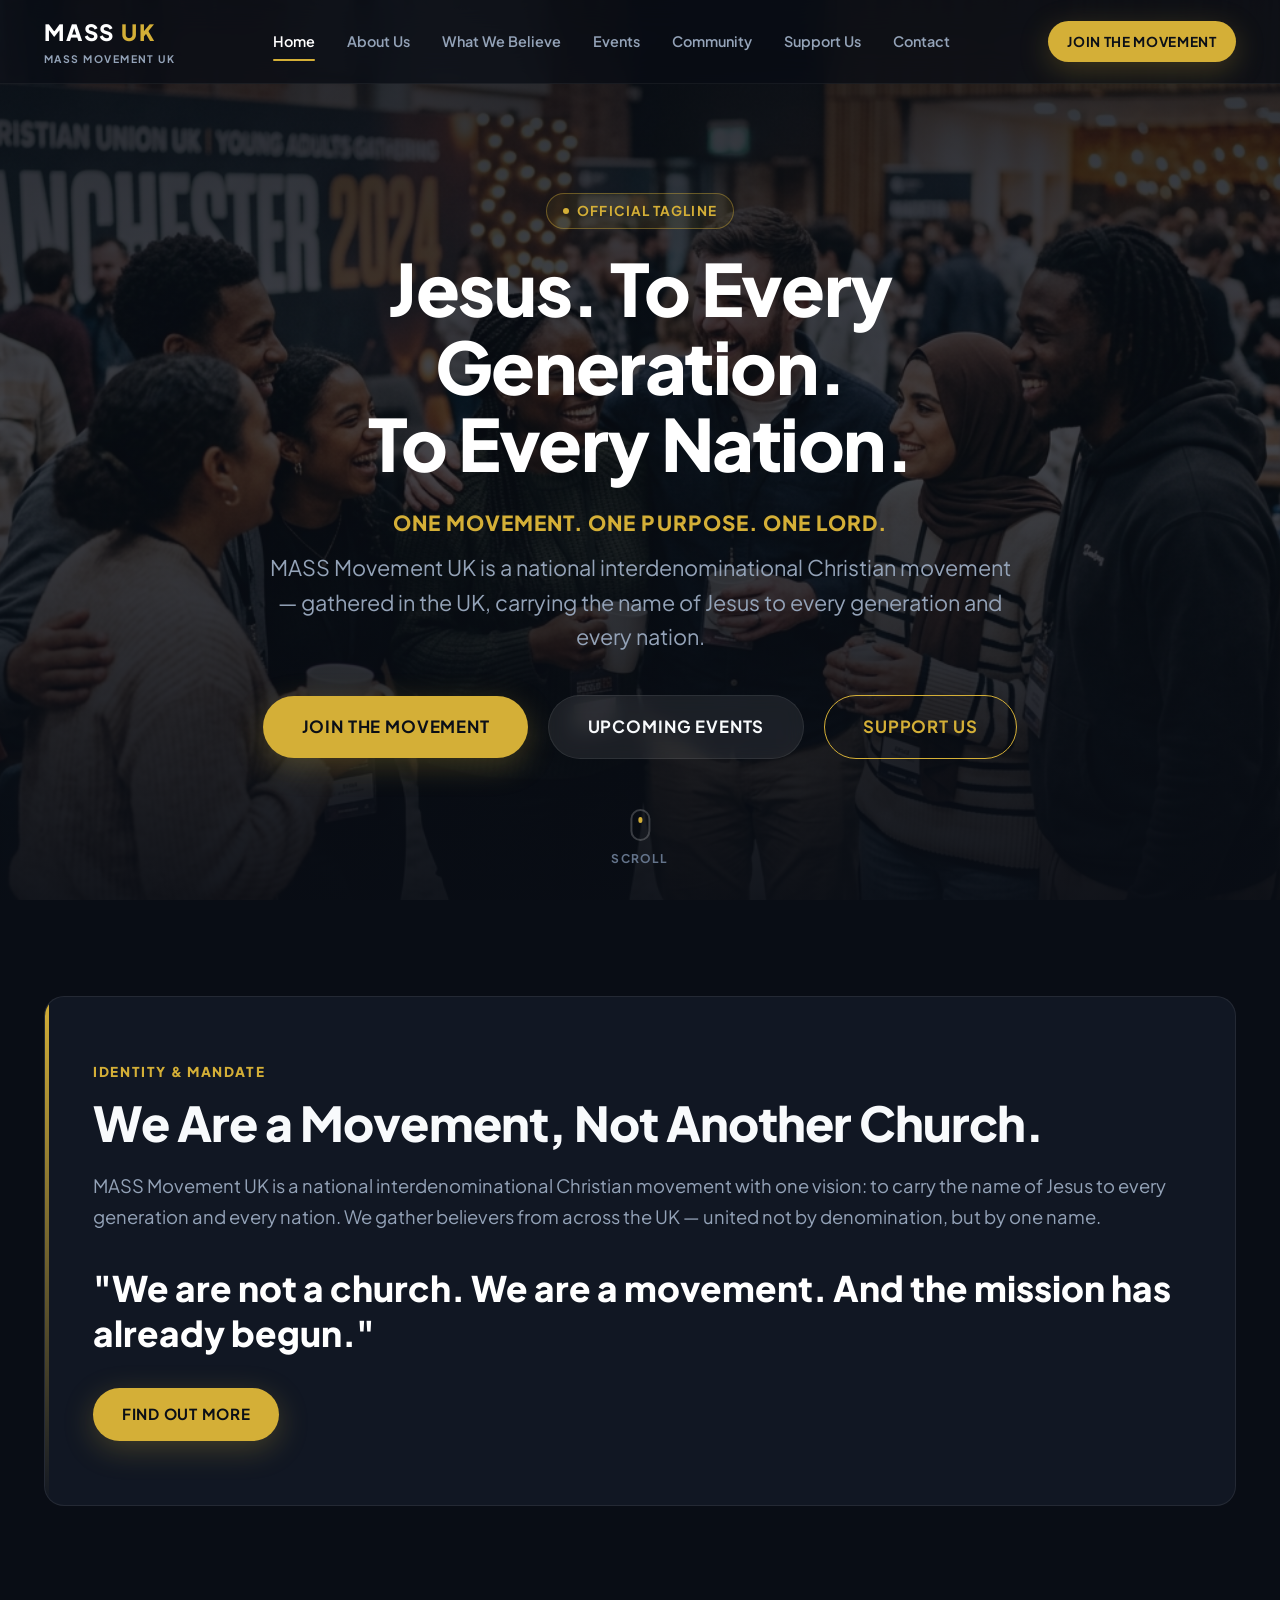
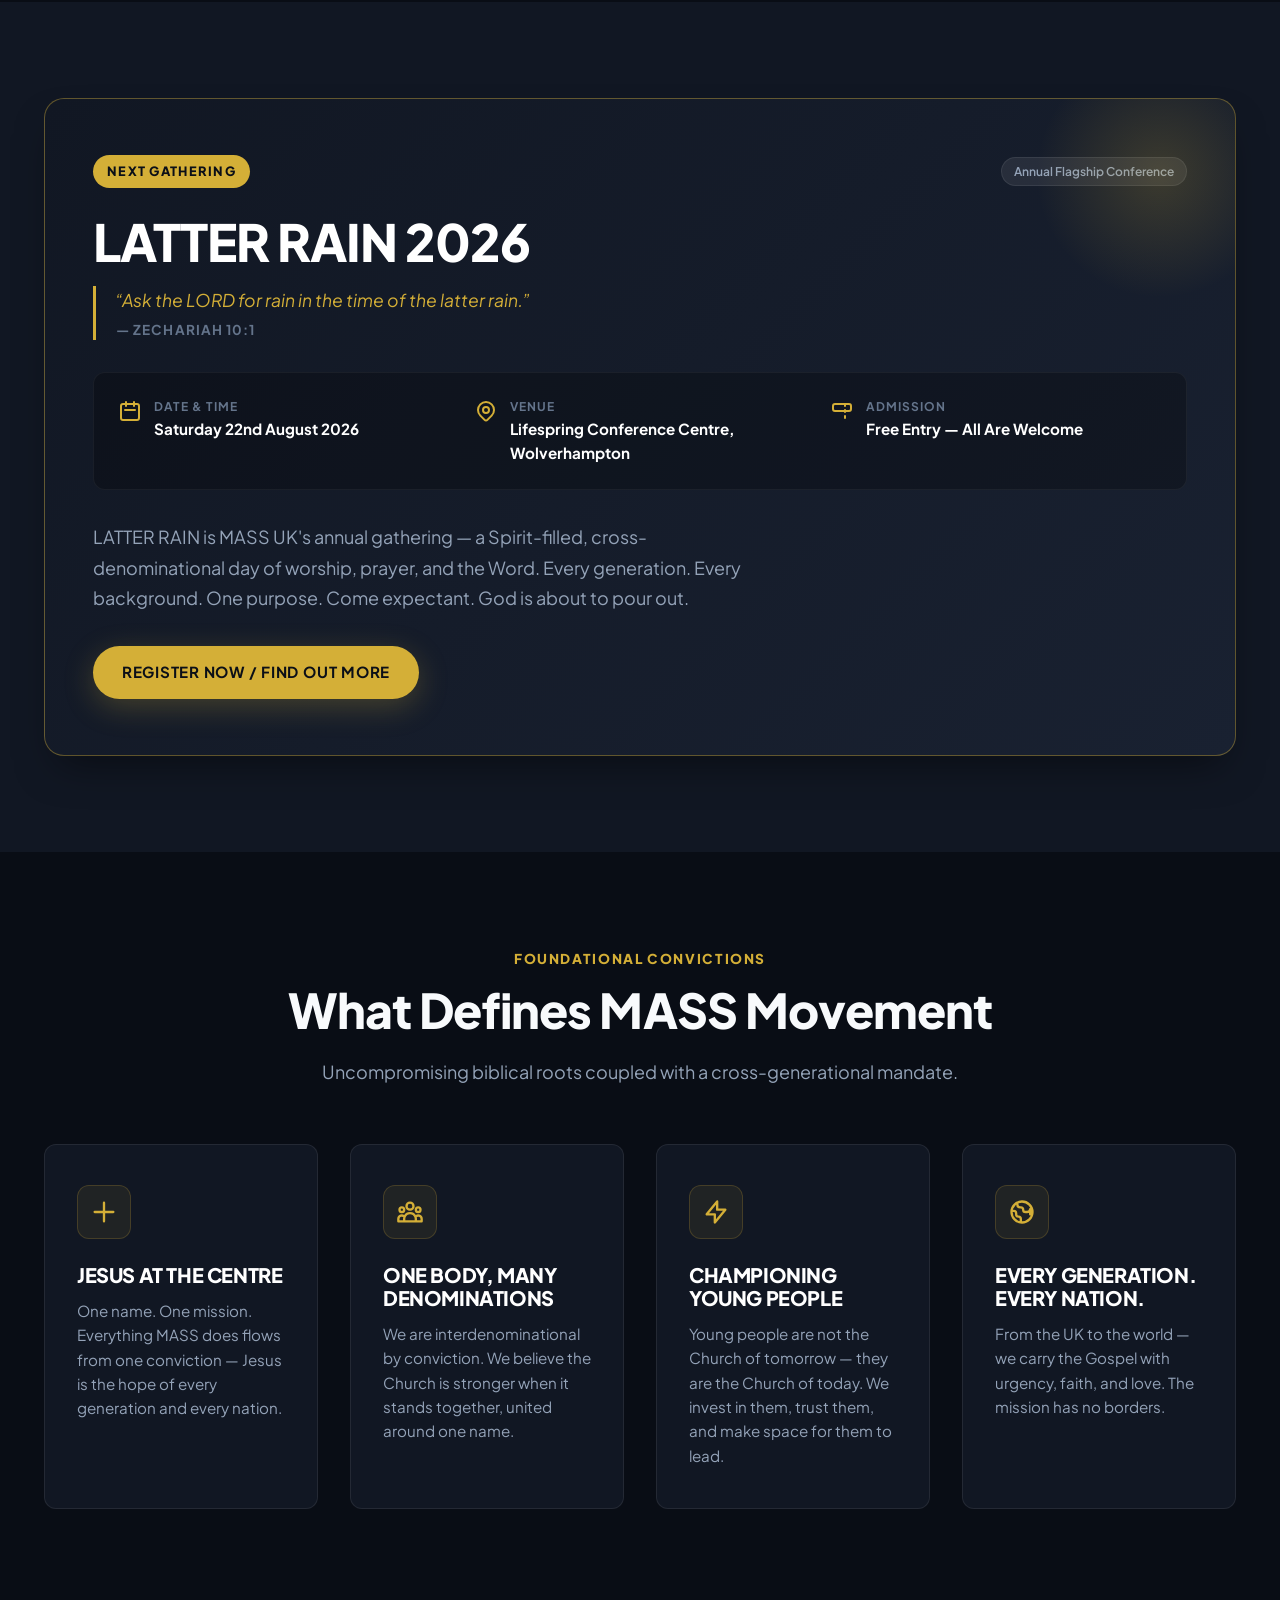
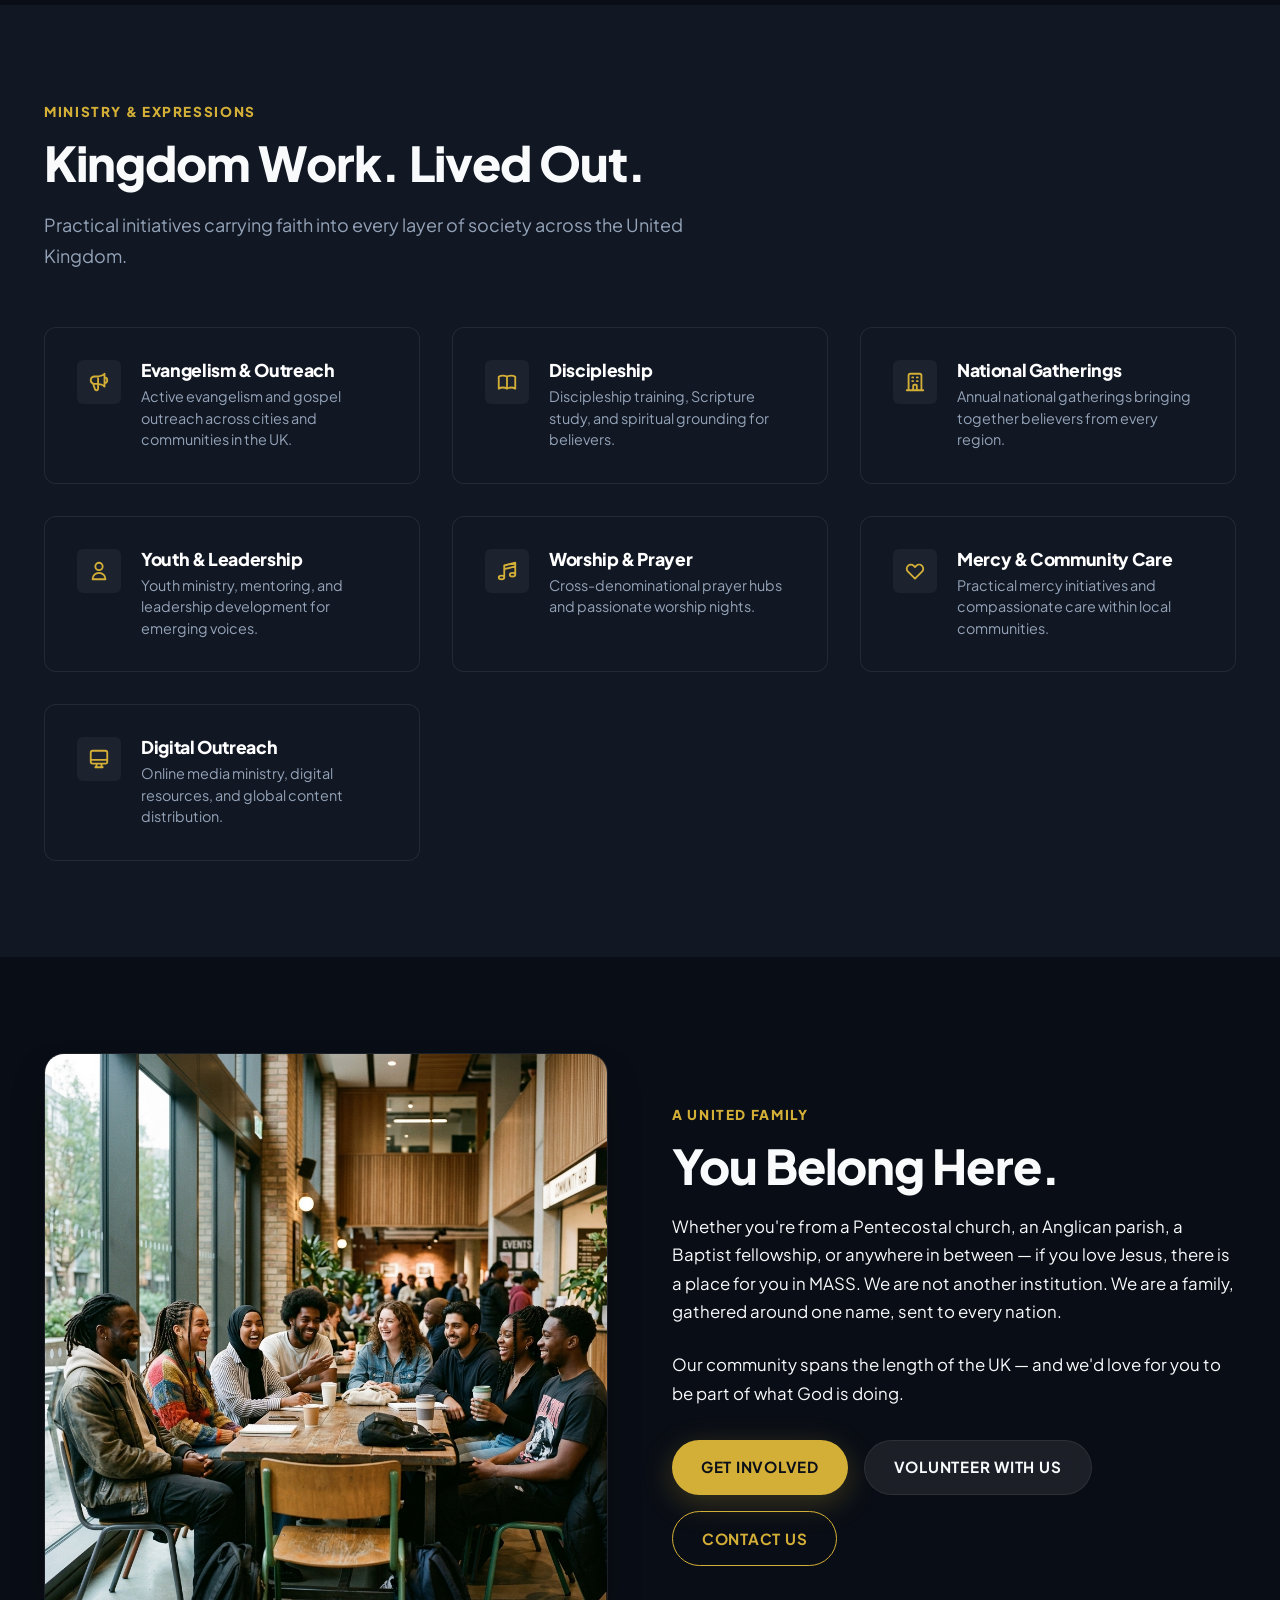
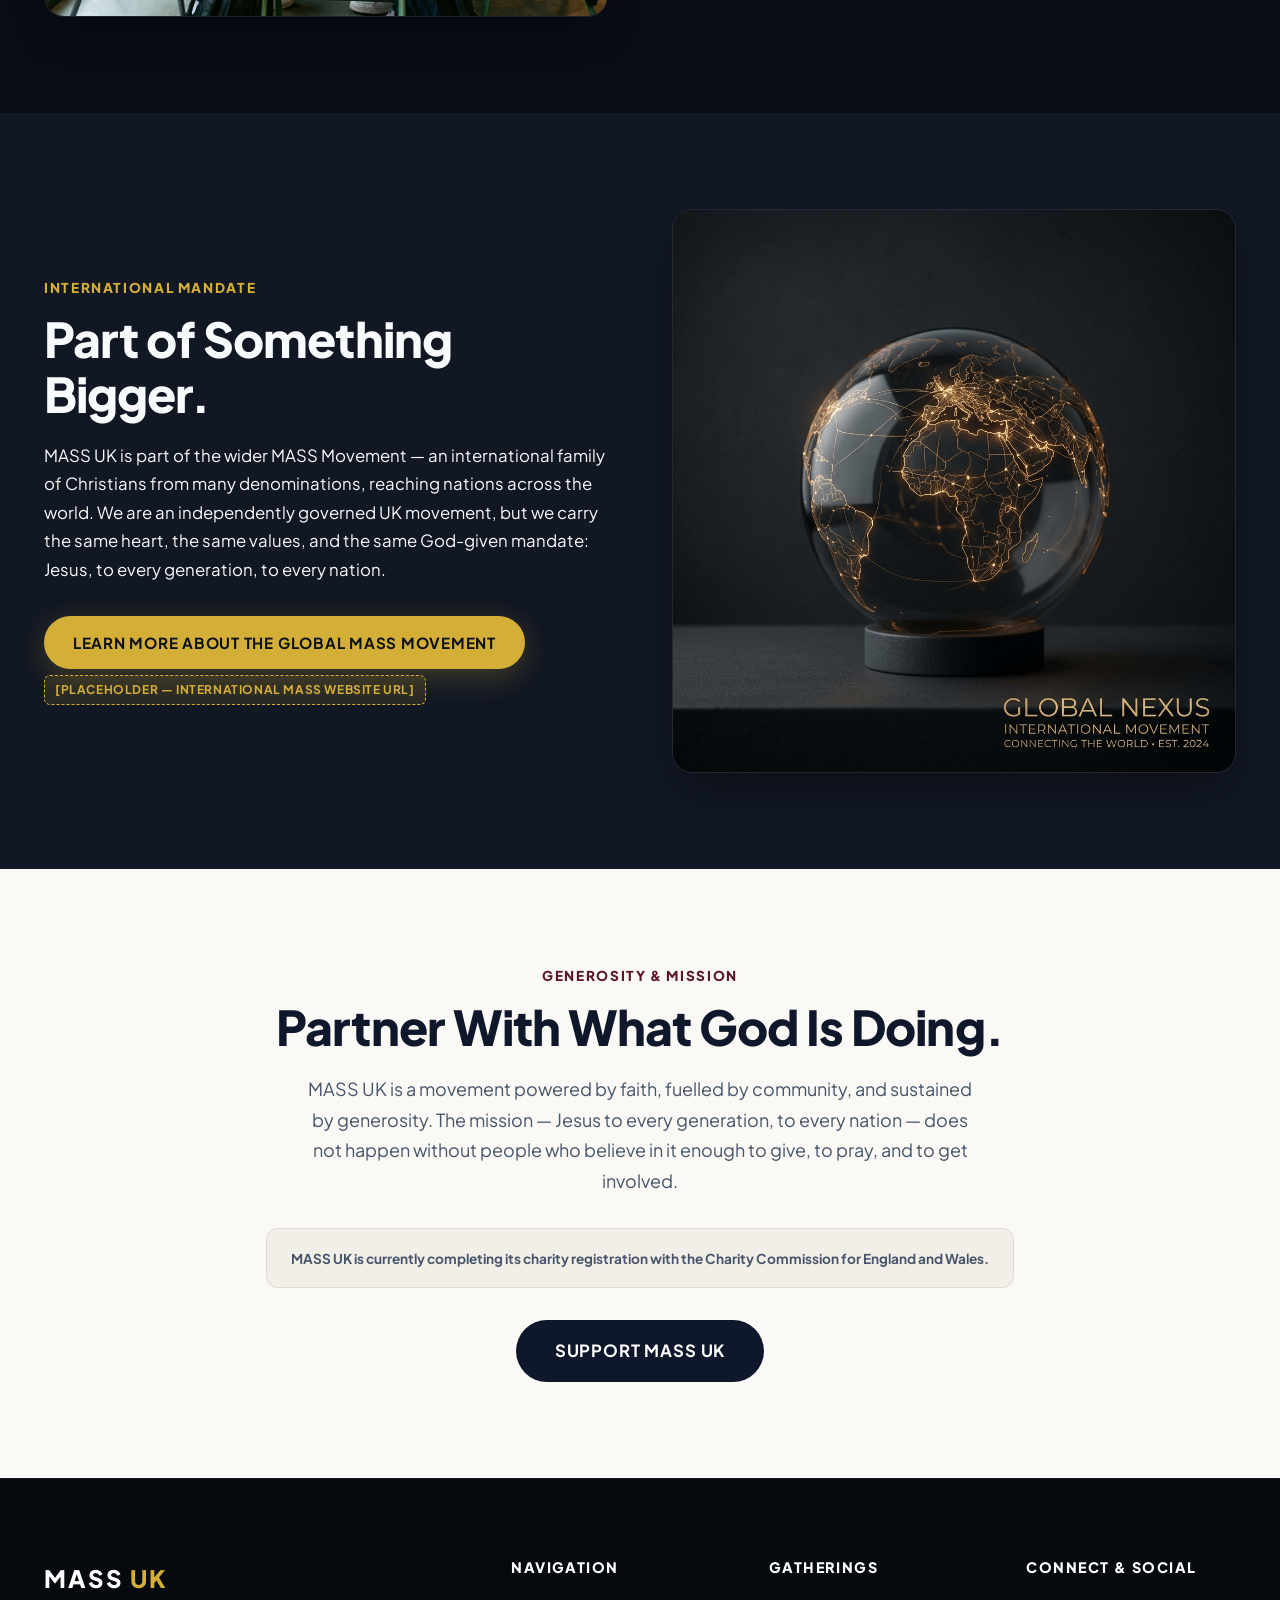
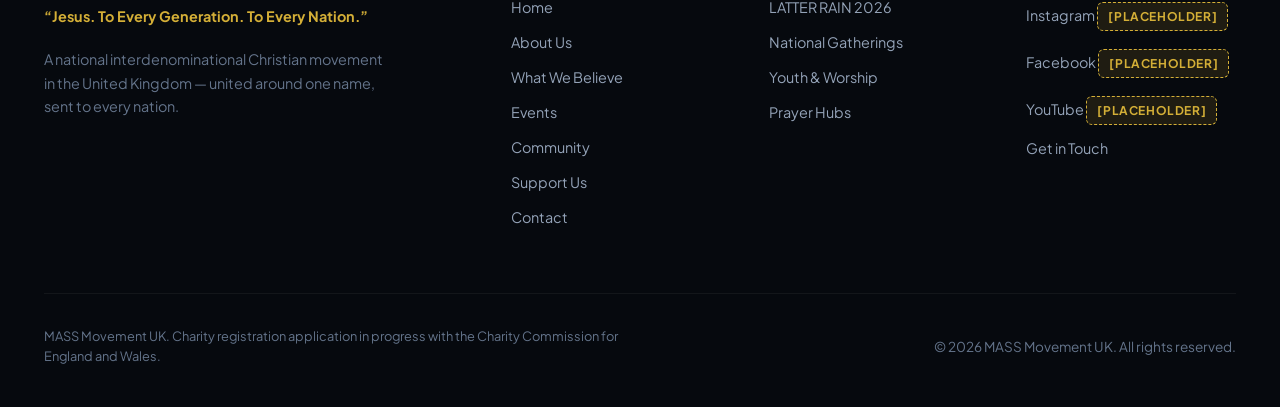
<file: mass-uk/index.html>
<!DOCTYPE html>
<html lang="en-GB">
<head>
  <meta charset="UTF-8">
  <meta name="viewport" content="width=device-width, initial-scale=1.0">
  <title>MASS Movement UK — Jesus. To Every Generation. To Every Nation.</title>
  
  <!-- SEO & Open Graph Metadata -->
  <meta name="description" content="MASS Movement UK is a national interdenominational Christian movement in the United Kingdom, carrying the name of Jesus to every generation and every nation.">
  <meta name="keywords" content="MASS Movement UK, Christian movement UK, interdenominational Christian movement, Christian events UK, Christian youth movement UK, MASS UK">
  <meta property="og:title" content="MASS Movement UK — One Movement. One Purpose. One Lord.">
  <meta property="og:description" content="A national interdenominational Christian movement gathered in the UK — carrying the name of Jesus to every generation and every nation.">
  <meta property="og:image" content="assets/images/mass-hero.jpg">
  <meta property="og:type" content="website">
  <link rel="canonical" href="[PLACEHOLDER — CANONICAL URL]">

  <!-- Fonts -->
  <link rel="preconnect" href="https://fonts.googleapis.com">
  <link rel="preconnect" href="https://fonts.gstatic.com" crossorigin>
  <link href="https://fonts.googleapis.com/css2?family=Plus+Jakarta+Sans:wght@400;500;600;700;800;900&display=swap" rel="stylesheet">
  
  <!-- CSS Stylesheet -->
  <link rel="stylesheet" href="css/style.css">
</head>
<body>

  <!-- =========================================================================
       HEADER / NAVIGATION
       ========================================================================= -->
  <header class="header" id="main-header">
    <div class="container nav-container">
      <a href="index.html" class="logo-brand" aria-label="MASS Movement UK Homepage">
        <div class="logo-text">MASS <span>UK</span></div>
        <div class="logo-tagline">MASS MOVEMENT UK</div>
      </a>

      <!-- Desktop Nav -->
      <nav class="nav-menu" aria-label="Main Navigation">
        <a href="index.html" class="nav-link active">Home</a>
        <a href="about.html" class="nav-link">About Us</a>
        <a href="beliefs.html" class="nav-link">What We Believe</a>
        <a href="events.html" class="nav-link">Events</a>
        <a href="community.html" class="nav-link">Community</a>
        <a href="support.html" class="nav-link">Support Us</a>
        <a href="contact.html" class="nav-link">Contact</a>
      </nav>

      <div class="header-cta">
        <a href="community.html" class="btn btn-primary btn-sm">JOIN THE MOVEMENT</a>
        
        <!-- Hamburger Button -->
        <button class="hamburger" aria-label="Toggle mobile menu" aria-expanded="false" aria-controls="mobile-navigation">
          <span></span>
          <span></span>
          <span></span>
        </button>
      </div>
    </div>
  </header>

  <!-- Mobile Nav Drawer -->
  <div class="mobile-backdrop" id="mobile-backdrop"></div>
  <aside class="mobile-nav" id="mobile-navigation" aria-label="Mobile Navigation">
    <div class="mobile-nav-links">
      <a href="index.html" class="mobile-nav-link active">Home</a>
      <a href="about.html" class="mobile-nav-link">About Us</a>
      <a href="beliefs.html" class="mobile-nav-link">What We Believe</a>
      <a href="events.html" class="mobile-nav-link">Events</a>
      <a href="community.html" class="mobile-nav-link">Community</a>
      <a href="support.html" class="mobile-nav-link">Support Us</a>
      <a href="contact.html" class="mobile-nav-link">Contact</a>
    </div>
    <div style="margin-top: 2rem;">
      <a href="community.html" class="btn btn-primary" style="width: 100%;">JOIN THE MOVEMENT</a>
    </div>
  </aside>

  <!-- =========================================================================
       HERO SECTION
       ========================================================================= -->
  <section class="hero" id="hero">
    <img src="assets/images/mass-hero.jpg" alt="Diverse group of young British Christians gathered in worship and community" class="hero-bg-image">
    <div class="hero-overlay"></div>

    <div class="container hero-content">
      <div class="tagline-badge">Official Tagline</div>
      <h1 class="hero-title">Jesus. To Every Generation.<br>To Every Nation.</h1>
      
      <p style="font-size: 1.3rem; font-weight: 800; color: var(--color-gold); margin-bottom: 0.75rem; letter-spacing: 0.05em; text-transform: uppercase;">
        One Movement. One Purpose. One Lord.
      </p>

      <p class="hero-subtitle">
        MASS Movement UK is a national interdenominational Christian movement — gathered in the UK, carrying the name of Jesus to every generation and every nation.
      </p>

      <div class="hero-actions">
        <a href="community.html" class="btn btn-primary btn-lg">JOIN THE MOVEMENT</a>
        <a href="events.html" class="btn btn-secondary btn-lg">UPCOMING EVENTS</a>
        <a href="support.html" class="btn btn-outline-gold btn-lg">SUPPORT US</a>
      </div>
    </div>

    <a href="#who-we-are" class="scroll-down-hint" aria-label="Scroll down to explore">
      <div class="scroll-icon"></div>
      <span>SCROLL</span>
    </a>
  </section>

  <!-- =========================================================================
       WHO WE ARE SECTION
       ========================================================================= -->
  <section class="section section-dark" id="who-we-are">
    <div class="container">
      <div class="intro-box reveal">
        <span class="section-label">Identity & Mandate</span>
        <h2 class="section-title">We Are a Movement, Not Another Church.</h2>
        
        <p class="intro-lead">
          MASS Movement UK is a national interdenominational Christian movement with one vision: to carry the name of Jesus to every generation and every nation. We gather believers from across the UK — united not by denomination, but by one name.
        </p>

        <div class="intro-quote">
          "We are not a church. We are a movement. And the mission has already begun."
        </div>

        <div style="margin-top: 2rem;">
          <a href="about.html" class="btn btn-primary">FIND OUT MORE</a>
        </div>
      </div>
    </div>
  </section>

  <!-- =========================================================================
       FEATURED EVENT SECTION (LATTER RAIN 2026)
       ========================================================================= -->
  <section class="section section-surface" id="featured-event">
    <div class="container">
      <div class="event-featured-card reveal">
        <div class="event-badge-row">
          <span class="event-tag">NEXT GATHERING</span>
          <span class="event-status-tag">Annual Flagship Conference</span>
        </div>

        <h2 class="event-title">LATTER RAIN 2026</h2>

        <div class="scripture-box">
          “Ask the LORD for rain in the time of the latter rain.”
          <span class="scripture-cite">— Zechariah 10:1</span>
        </div>

        <div class="event-meta-grid">
          <div class="event-meta-item">
            <svg class="event-meta-icon" fill="none" stroke="currentColor" viewBox="0 0 24 24">
              <path stroke-linecap="round" stroke-linejoin="round" stroke-width="2" d="M8 7V3m8 4V3m-9 8h10M5 21h14a2 2 0 002-2V7a2 2 0 00-2-2H5a2 2 0 00-2 2v12a2 2 0 002 2z"></path>
            </svg>
            <div>
              <div class="event-meta-label">Date & Time</div>
              <div class="event-meta-value">Saturday 22nd August 2026</div>
            </div>
          </div>

          <div class="event-meta-item">
            <svg class="event-meta-icon" fill="none" stroke="currentColor" viewBox="0 0 24 24">
              <path stroke-linecap="round" stroke-linejoin="round" stroke-width="2" d="M17.657 16.657L13.414 20.9a1.998 1.998 0 01-2.827 0l-4.244-4.243a8 8 0 1111.314 0z"></path>
              <path stroke-linecap="round" stroke-linejoin="round" stroke-width="2" d="M15 11a3 3 0 11-6 0 3 3 0 016 0z"></path>
            </svg>
            <div>
              <div class="event-meta-label">Venue</div>
              <div class="event-meta-value">Lifespring Conference Centre, Wolverhampton</div>
            </div>
          </div>

          <div class="event-meta-item">
            <svg class="event-meta-icon" fill="none" stroke="currentColor" viewBox="0 0 24 24">
              <path stroke-linecap="round" stroke-linejoin="round" stroke-width="2" d="M15 5v2m0 4v2m0 4v2M5 5a2 2 0 00-2 2v3a2 2 0 002 2h14a2 2 0 002-2V7a2 2 0 00-2-2H5z"></path>
            </svg>
            <div>
              <div class="event-meta-label">Admission</div>
              <div class="event-meta-value">Free Entry — All Are Welcome</div>
            </div>
          </div>
        </div>

        <p class="section-subtitle" style="margin-bottom: 2rem;">
          LATTER RAIN is MASS UK's annual gathering — a Spirit-filled, cross-denominational day of worship, prayer, and the Word. Every generation. Every background. One purpose. Come expectant. God is about to pour out.
        </p>

        <div style="display: flex; gap: 1rem; flex-wrap: wrap;">
          <a href="events.html" class="btn btn-primary">REGISTER NOW / FIND OUT MORE</a>
        </div>
      </div>
    </div>
  </section>

  <!-- =========================================================================
       4 CORE VALUES SECTION
       ========================================================================= -->
  <section class="section section-dark" id="values">
    <div class="container">
      <div style="text-align: center; margin-bottom: 3.5rem;" class="reveal">
        <span class="section-label">Foundational Convictions</span>
        <h2 class="section-title">What Defines MASS Movement</h2>
        <p class="section-subtitle" style="margin: 0 auto;">Uncompromising biblical roots coupled with a cross-generational mandate.</p>
      </div>

      <div class="grid values-grid">
        <!-- Value 1 -->
        <div class="value-card reveal">
          <div class="value-icon-wrapper">
            <svg fill="none" stroke="currentColor" viewBox="0 0 24 24">
              <path stroke-linecap="round" stroke-linejoin="round" stroke-width="2" d="M12 4v16m-8-8h16"></path>
            </svg>
          </div>
          <h3 class="value-title">JESUS AT THE CENTRE</h3>
          <p class="value-desc">One name. One mission. Everything MASS does flows from one conviction — Jesus is the hope of every generation and every nation.</p>
        </div>

        <!-- Value 2 -->
        <div class="value-card reveal">
          <div class="value-icon-wrapper">
            <svg fill="none" stroke="currentColor" viewBox="0 0 24 24">
              <path stroke-linecap="round" stroke-linejoin="round" stroke-width="2" d="M17 20h5v-2a3 3 0 00-5.356-1.857M17 20H7m10 0v-2c0-.656-.126-1.283-.356-1.857M7 20H2v-2a3 3 0 015.356-1.857M7 20v-2c0-.656.126-1.283.356-1.857m0 0a5.002 5.002 0 019.288 0M15 7a3 3 0 11-6 0 3 3 0 016 0zm6 3a2 2 0 11-4 0 2 2 0 014 0zM7 10a2 2 0 11-4 0 2 2 0 014 0z"></path>
            </svg>
          </div>
          <h3 class="value-title">ONE BODY, MANY DENOMINATIONS</h3>
          <p class="value-desc">We are interdenominational by conviction. We believe the Church is stronger when it stands together, united around one name.</p>
        </div>

        <!-- Value 3 -->
        <div class="value-card reveal">
          <div class="value-icon-wrapper">
            <svg fill="none" stroke="currentColor" viewBox="0 0 24 24">
              <path stroke-linecap="round" stroke-linejoin="round" stroke-width="2" d="M13 10V3L4 14h7v7l9-11h-7z"></path>
            </svg>
          </div>
          <h3 class="value-title">CHAMPIONING YOUNG PEOPLE</h3>
          <p class="value-desc">Young people are not the Church of tomorrow — they are the Church of today. We invest in them, trust them, and make space for them to lead.</p>
        </div>

        <!-- Value 4 -->
        <div class="value-card reveal">
          <div class="value-icon-wrapper">
            <svg fill="none" stroke="currentColor" viewBox="0 0 24 24">
              <path stroke-linecap="round" stroke-linejoin="round" stroke-width="2" d="M3.055 11H5a2 2 0 012 2v1a2 2 0 002 2 2 2 0 012 2v2.945M8 3.935V5.5A2.5 2.5 0 0010.5 8h.5a2 2 0 012 2 2 2 0 002 2h1.5a2.5 2.5 0 002.5-2.5V14M21 12a9 9 0 11-18 0 9 9 0 0118 0z"></path>
            </svg>
          </div>
          <h3 class="value-title">EVERY GENERATION. EVERY NATION.</h3>
          <p class="value-desc">From the UK to the world — we carry the Gospel with urgency, faith, and love. The mission has no borders.</p>
        </div>
      </div>
    </div>
  </section>

  <!-- =========================================================================
       WHAT WE DO (7 ACTION AREAS GRID)
       ========================================================================= -->
  <section class="section section-surface" id="what-we-do">
    <div class="container">
      <div style="margin-bottom: 3.5rem;" class="reveal">
        <span class="section-label">Ministry & Expressions</span>
        <h2 class="section-title">Kingdom Work. Lived Out.</h2>
        <p class="section-subtitle">Practical initiatives carrying faith into every layer of society across the United Kingdom.</p>
      </div>

      <div class="grid action-grid">
        <!-- Area 1 -->
        <div class="action-card reveal">
          <div class="action-icon">
            <svg fill="none" stroke="currentColor" viewBox="0 0 24 24">
              <path stroke-linecap="round" stroke-linejoin="round" stroke-width="2" d="M11 5.882V19.24a1.76 1.76 0 01-3.417.592l-2.147-6.15M18 13a3 3 0 100-6M5.436 13.683A4.001 4.001 0 017 6h1.832c4.1 0 7.625-1.234 9.168-3v14c-1.543-1.766-5.067-3-9.168-3H7a3.988 3.988 0 01-1.564-.317z"></path>
            </svg>
          </div>
          <div class="action-content">
            <h3>Evangelism & Outreach</h3>
            <p>Active evangelism and gospel outreach across cities and communities in the UK.</p>
          </div>
        </div>

        <!-- Area 2 -->
        <div class="action-card reveal">
          <div class="action-icon">
            <svg fill="none" stroke="currentColor" viewBox="0 0 24 24">
              <path stroke-linecap="round" stroke-linejoin="round" stroke-width="2" d="M12 6.253v13m0-13C10.832 5.477 9.246 5 7.5 5S4.168 5.477 3 6.253v13C4.168 18.477 5.754 18 7.5 18s3.332.477 4.5 1.253m0-13C13.168 5.477 14.754 5 16.5 5c1.747 0 3.332.477 4.5 1.253v13C19.832 18.477 18.247 18 16.5 18c-1.746 0-3.332.477-4.5 1.253"></path>
            </svg>
          </div>
          <div class="action-content">
            <h3>Discipleship</h3>
            <p>Discipleship training, Scripture study, and spiritual grounding for believers.</p>
          </div>
        </div>

        <!-- Area 3 -->
        <div class="action-card reveal">
          <div class="action-icon">
            <svg fill="none" stroke="currentColor" viewBox="0 0 24 24">
              <path stroke-linecap="round" stroke-linejoin="round" stroke-width="2" d="M19 21V5a2 2 0 00-2-2H7a2 2 0 00-2 2v16m14 0h2m-2 0h-5m-9 0H3m2 0h5M9 7h1m-1 4h1m4-4h1m-1 4h1m-5 10v-5a1 1 0 011-1h2a1 1 0 011 1v5m-4 0h4"></path>
            </svg>
          </div>
          <div class="action-content">
            <h3>National Gatherings</h3>
            <p>Annual national gatherings bringing together believers from every region.</p>
          </div>
        </div>

        <!-- Area 4 -->
        <div class="action-card reveal">
          <div class="action-icon">
            <svg fill="none" stroke="currentColor" viewBox="0 0 24 24">
              <path stroke-linecap="round" stroke-linejoin="round" stroke-width="2" d="M16 7a4 4 0 11-8 0 4 4 0 018 0zM12 14a7 7 0 00-7 7h14a7 7 0 00-7-7z"></path>
            </svg>
          </div>
          <div class="action-content">
            <h3>Youth & Leadership</h3>
            <p>Youth ministry, mentoring, and leadership development for emerging voices.</p>
          </div>
        </div>

        <!-- Area 5 -->
        <div class="action-card reveal">
          <div class="action-icon">
            <svg fill="none" stroke="currentColor" viewBox="0 0 24 24">
              <path stroke-linecap="round" stroke-linejoin="round" stroke-width="2" d="M9 19V6l12-3v13M9 19c0 1.105-1.343 2-3 2s-3-.895-3-2 1.343-2 3-2 3 .895 3 2zm12-3c0 1.105-1.343 2-3 2s-3-.895-3-2 1.343-2 3-2 3 .895 3 2zM9 10l12-3"></path>
            </svg>
          </div>
          <div class="action-content">
            <h3>Worship & Prayer</h3>
            <p>Cross-denominational prayer hubs and passionate worship nights.</p>
          </div>
        </div>

        <!-- Area 6 -->
        <div class="action-card reveal">
          <div class="action-icon">
            <svg fill="none" stroke="currentColor" viewBox="0 0 24 24">
              <path stroke-linecap="round" stroke-linejoin="round" stroke-width="2" d="M4.318 6.318a4.5 4.5 0 000 6.364L12 20.364l7.682-7.682a4.5 4.5 0 00-6.364-6.364L12 7.636l-1.318-1.318a4.5 4.5 0 00-6.364 0z"></path>
            </svg>
          </div>
          <div class="action-content">
            <h3>Mercy & Community Care</h3>
            <p>Practical mercy initiatives and compassionate care within local communities.</p>
          </div>
        </div>

        <!-- Area 7 -->
        <div class="action-card reveal">
          <div class="action-icon">
            <svg fill="none" stroke="currentColor" viewBox="0 0 24 24">
              <path stroke-linecap="round" stroke-linejoin="round" stroke-width="2" d="M9.75 17L9 20l-1 1h8l-1-1-.75-3M3 13h18M5 17h14a2 2 0 002-2V5a2 2 0 00-2-2H5a2 2 0 00-2 2v10a2 2 0 002 2z"></path>
            </svg>
          </div>
          <div class="action-content">
            <h3>Digital Outreach</h3>
            <p>Online media ministry, digital resources, and global content distribution.</p>
          </div>
        </div>
      </div>
    </div>
  </section>

  <!-- =========================================================================
       COMMUNITY SPOTLIGHT ("YOU BELONG HERE")
       ========================================================================= -->
  <section class="section section-dark" id="community-spotlight">
    <div class="container">
      <div class="editorial-split">
        <div class="editorial-img-frame reveal">
          <img src="assets/images/mass-community.jpg" alt="Diverse British Christian community gathered together in authentic friendship">
        </div>

        <div class="editorial-content reveal">
          <span class="section-label">A United Family</span>
          <h2 class="section-title">You Belong Here.</h2>
          
          <p>
            Whether you're from a Pentecostal church, an Anglican parish, a Baptist fellowship, or anywhere in between — if you love Jesus, there is a place for you in MASS. We are not another institution. We are a family, gathered around one name, sent to every nation.
          </p>

          <p>
            Our community spans the length of the UK — and we'd love for you to be part of what God is doing.
          </p>

          <div style="display: flex; gap: 1rem; flex-wrap: wrap; margin-top: 2rem;">
            <a href="community.html" class="btn btn-primary">GET INVOLVED</a>
            <a href="community.html" class="btn btn-secondary">VOLUNTEER WITH US</a>
            <a href="contact.html" class="btn btn-outline-gold">CONTACT US</a>
          </div>
        </div>
      </div>
    </div>
  </section>

  <!-- =========================================================================
       GLOBAL FAMILY SECTION
       ========================================================================= -->
  <section class="section section-surface" id="global-family">
    <div class="container">
      <div class="editorial-split">
        <div class="editorial-content reveal">
          <span class="section-label">International Mandate</span>
          <h2 class="section-title">Part of Something Bigger.</h2>
          
          <p>
            MASS UK is part of the wider MASS Movement — an international family of Christians from many denominations, reaching nations across the world. We are an independently governed UK movement, but we carry the same heart, the same values, and the same God-given mandate: Jesus, to every generation, to every nation.
          </p>

          <div style="margin-top: 2rem;">
            <a href="[PLACEHOLDER — INTERNATIONAL MASS WEBSITE URL]" class="btn btn-primary" onclick="alert('International website link placeholder: [PLACEHOLDER — INTERNATIONAL MASS WEBSITE URL]'); return false;">
              LEARN MORE ABOUT THE GLOBAL MASS MOVEMENT
            </a>
            <div class="placeholder-tag">[PLACEHOLDER — INTERNATIONAL MASS WEBSITE URL]</div>
          </div>
        </div>

        <div class="editorial-img-frame reveal">
          <img src="assets/images/mass-global.jpg" alt="Artistic visualization of global Christian movement network">
        </div>
      </div>
    </div>
  </section>

  <!-- =========================================================================
       SUPPORT & GENEROSITY SECTION
       ========================================================================= -->
  <section class="section section-light" id="support-cta">
    <div class="container" style="text-align: center;">
      <div class="reveal" style="max-width: 800px; margin: 0 auto;">
        <span class="section-label" style="color: var(--color-burgundy);">Generosity & Mission</span>
        <h2 class="section-title light">Partner With What God Is Doing.</h2>
        
        <p class="section-subtitle light" style="margin: 0 auto 2rem auto;">
          MASS UK is a movement powered by faith, fuelled by community, and sustained by generosity. The mission — Jesus to every generation, to every nation — does not happen without people who believe in it enough to give, to pray, and to get involved.
        </p>

        <div style="padding: 1rem 1.5rem; background-color: var(--color-light-surface-2); border-radius: var(--radius-md); display: inline-block; margin-bottom: 2rem; border: 1px solid var(--border-light);">
          <span style="font-size: 0.85rem; font-weight: 700; color: var(--text-light-secondary);">
            MASS UK is currently completing its charity registration with the Charity Commission for England and Wales.
          </span>
        </div>

        <div>
          <a href="support.html" class="btn btn-light-dark btn-lg">SUPPORT MASS UK</a>
        </div>
      </div>
    </div>
  </section>

  <!-- =========================================================================
       FOOTER
       ========================================================================= -->
  <footer class="footer">
    <div class="container">
      <div class="footer-grid">
        <div class="footer-brand">
          <div class="logo-text">MASS <span>UK</span></div>
          <div class="footer-tagline">“Jesus. To Every Generation. To Every Nation.”</div>
          <p class="footer-desc">
            A national interdenominational Christian movement in the United Kingdom — united around one name, sent to every nation.
          </p>
        </div>

        <div>
          <h4 class="footer-heading">Navigation</h4>
          <div class="footer-links">
            <a href="index.html">Home</a>
            <a href="about.html">About Us</a>
            <a href="beliefs.html">What We Believe</a>
            <a href="events.html">Events</a>
            <a href="community.html">Community</a>
            <a href="support.html">Support Us</a>
            <a href="contact.html">Contact</a>
          </div>
        </div>

        <div>
          <h4 class="footer-heading">Gatherings</h4>
          <div class="footer-links">
            <a href="events.html">LATTER RAIN 2026</a>
            <a href="events.html">National Gatherings</a>
            <a href="community.html">Youth & Worship</a>
            <a href="community.html">Prayer Hubs</a>
          </div>
        </div>

        <div>
          <h4 class="footer-heading">Connect & Social</h4>
          <div class="footer-links">
            <a href="[PLACEHOLDER — INSTAGRAM]" onclick="alert('Social link placeholder: [PLACEHOLDER — INSTAGRAM]'); return false;">Instagram <span class="placeholder-tag">[PLACEHOLDER]</span></a>
            <a href="[PLACEHOLDER — FACEBOOK]" onclick="alert('Social link placeholder: [PLACEHOLDER — FACEBOOK]'); return false;">Facebook <span class="placeholder-tag">[PLACEHOLDER]</span></a>
            <a href="[PLACEHOLDER — YOUTUBE]" onclick="alert('Social link placeholder: [PLACEHOLDER — YOUTUBE]'); return false;">YouTube <span class="placeholder-tag">[PLACEHOLDER]</span></a>
            <a href="contact.html">Get in Touch</a>
          </div>
        </div>
      </div>

      <div class="footer-bottom">
        <div class="legal-notice">
          MASS Movement UK. Charity registration application in progress with the Charity Commission for England and Wales.
        </div>
        <div>
          © 2026 MASS Movement UK. All rights reserved.
        </div>
      </div>
    </div>
  </footer>

  <!-- Back to Top Button -->
  <a href="#hero" class="back-to-top" aria-label="Back to top">
    <svg width="24" height="24" fill="none" stroke="currentColor" viewBox="0 0 24 24">
      <path stroke-linecap="round" stroke-linejoin="round" stroke-width="2.5" d="M5 15l7-7 7 7"></path>
    </svg>
  </a>

  <!-- JavaScript -->
  <script src="js/script.js"></script>
</body>
</html>
</file>
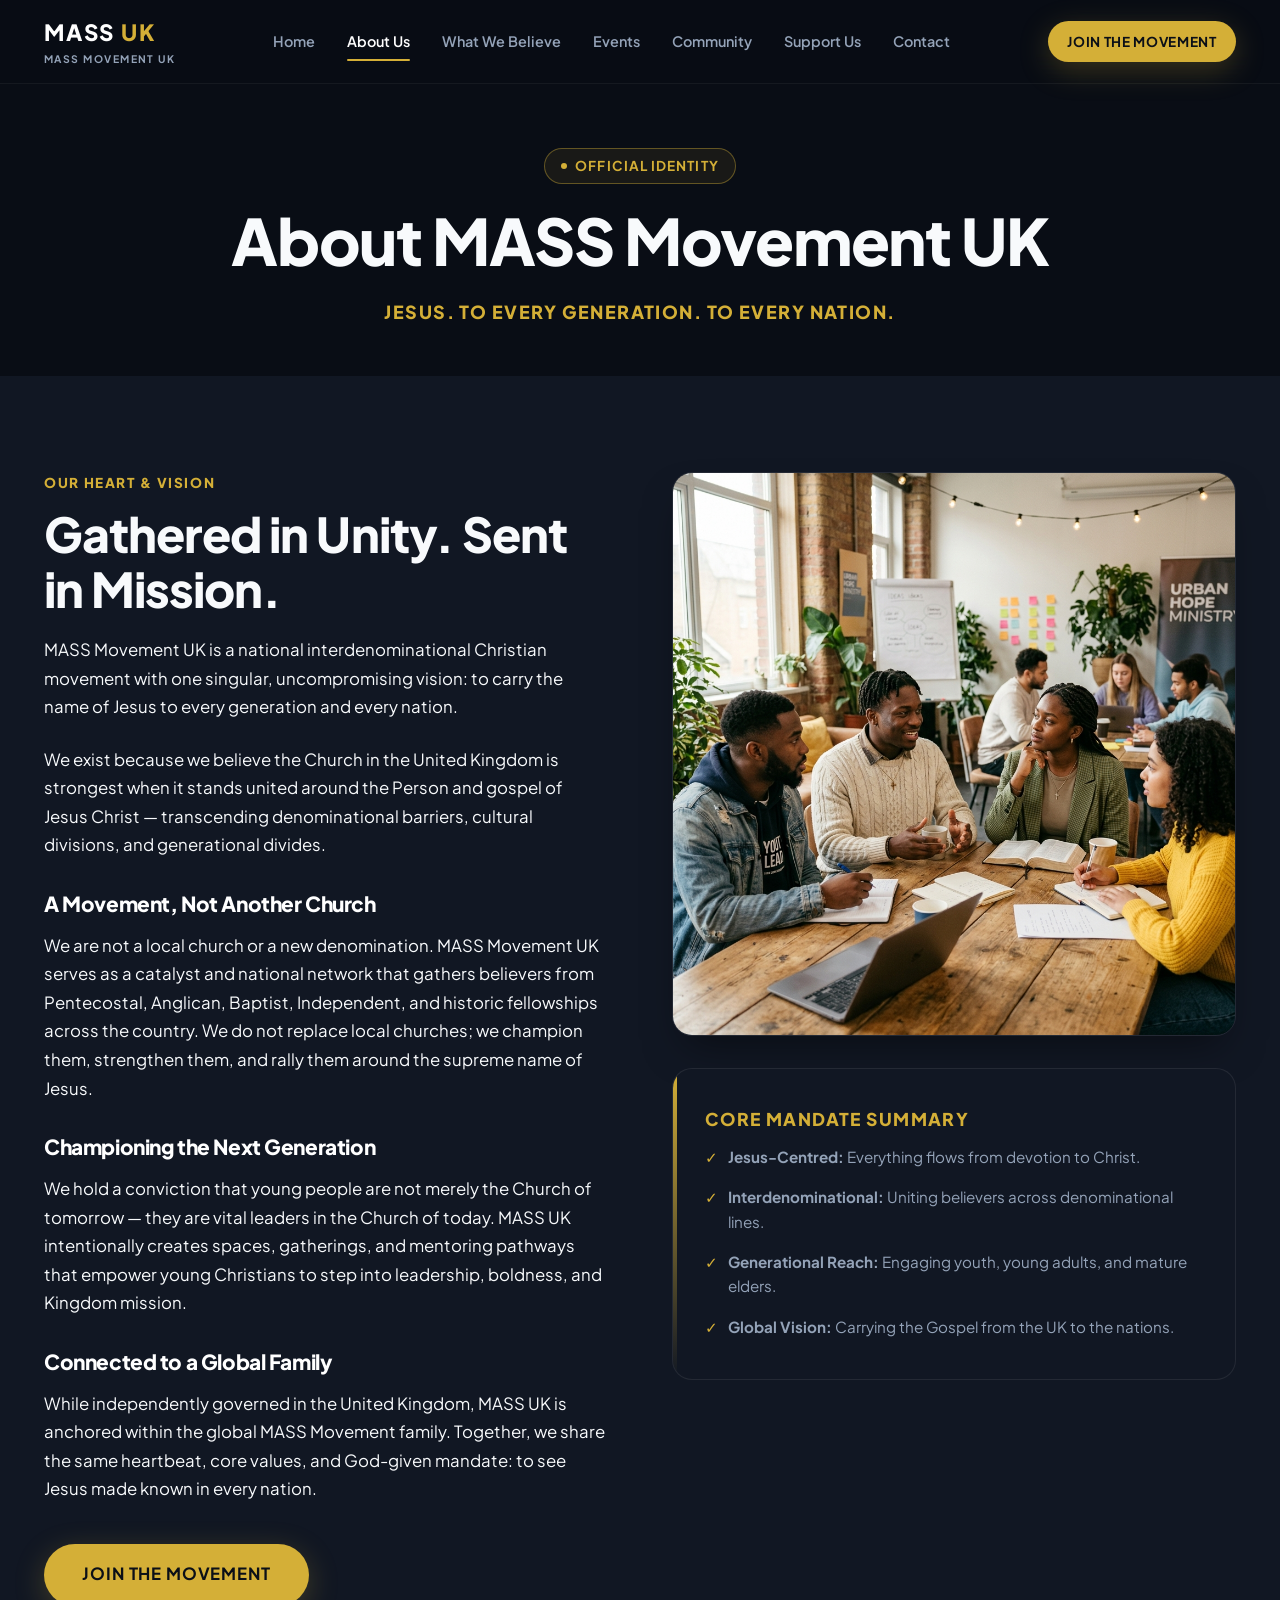
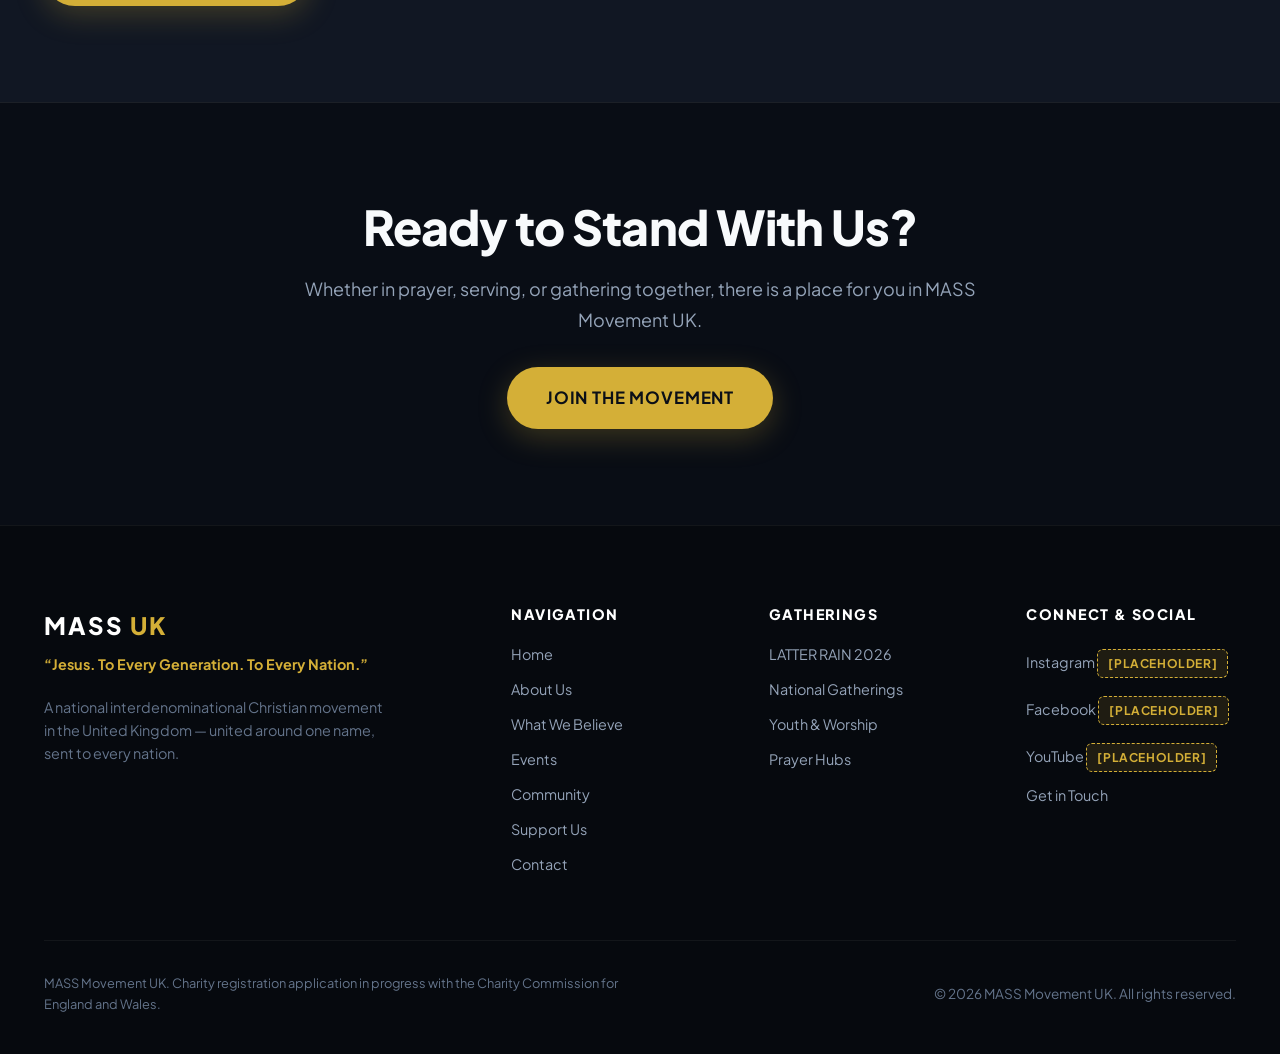
<file: mass-uk/about.html>
<!DOCTYPE html>
<html lang="en-GB">
<head>
  <meta charset="UTF-8">
  <meta name="viewport" content="width=device-width, initial-scale=1.0">
  <title>About Us — MASS Movement UK</title>
  
  <!-- SEO & Open Graph Metadata -->
  <meta name="description" content="Discover MASS Movement UK — a national interdenominational Christian movement united around Jesus, championing young people, and carrying the Gospel to every generation and nation.">
  <meta name="keywords" content="About MASS UK, Christian movement UK, interdenominational ministry, UK Christian unity, youth ministry UK">
  <meta property="og:title" content="About MASS Movement UK — One Movement. One Purpose. One Lord.">
  <meta property="og:description" content="Learn about our mandate, our commitment to young people, and our vision across the United Kingdom and beyond.">
  <meta property="og:image" content="assets/images/mass-youth.jpg">
  <meta property="og:type" content="website">

  <!-- Fonts & Stylesheet -->
  <link rel="preconnect" href="https://fonts.googleapis.com">
  <link rel="preconnect" href="https://fonts.gstatic.com" crossorigin>
  <link href="https://fonts.googleapis.com/css2?family=Plus+Jakarta+Sans:wght@400;500;600;700;800;900&display=swap" rel="stylesheet">
  <link rel="stylesheet" href="css/style.css">
</head>
<body>

  <!-- HEADER -->
  <header class="header">
    <div class="container nav-container">
      <a href="index.html" class="logo-brand" aria-label="MASS Movement UK Homepage">
        <div class="logo-text">MASS <span>UK</span></div>
        <div class="logo-tagline">MASS MOVEMENT UK</div>
      </a>

      <nav class="nav-menu" aria-label="Main Navigation">
        <a href="index.html" class="nav-link">Home</a>
        <a href="about.html" class="nav-link active">About Us</a>
        <a href="beliefs.html" class="nav-link">What We Believe</a>
        <a href="events.html" class="nav-link">Events</a>
        <a href="community.html" class="nav-link">Community</a>
        <a href="support.html" class="nav-link">Support Us</a>
        <a href="contact.html" class="nav-link">Contact</a>
      </nav>

      <div class="header-cta">
        <a href="community.html" class="btn btn-primary btn-sm">JOIN THE MOVEMENT</a>
        <button class="hamburger" aria-label="Toggle mobile menu" aria-expanded="false">
          <span></span>
          <span></span>
          <span></span>
        </button>
      </div>
    </div>
  </header>

  <!-- Mobile Nav Drawer -->
  <div class="mobile-backdrop"></div>
  <aside class="mobile-nav" aria-label="Mobile Navigation">
    <div class="mobile-nav-links">
      <a href="index.html" class="mobile-nav-link">Home</a>
      <a href="about.html" class="mobile-nav-link active">About Us</a>
      <a href="beliefs.html" class="mobile-nav-link">What We Believe</a>
      <a href="events.html" class="mobile-nav-link">Events</a>
      <a href="community.html" class="mobile-nav-link">Community</a>
      <a href="support.html" class="mobile-nav-link">Support Us</a>
      <a href="contact.html" class="mobile-nav-link">Contact</a>
    </div>
    <div style="margin-top: 2rem;">
      <a href="community.html" class="btn btn-primary" style="width: 100%;">JOIN THE MOVEMENT</a>
    </div>
  </aside>

  <!-- PAGE HERO -->
  <section class="section section-dark" style="padding-top: calc(var(--header-height) + 4rem); padding-bottom: 3rem;">
    <div class="container" style="text-align: center;">
      <div class="tagline-badge">OFFICIAL IDENTITY</div>
      <h1 class="section-title" style="font-size: clamp(2.5rem, 5vw, 4rem);">About MASS Movement UK</h1>
      <p class="section-subtitle" style="margin: 0 auto; color: var(--color-gold); font-weight: 800; text-transform: uppercase; letter-spacing: 0.08em;">
        Jesus. To Every Generation. To Every Nation.
      </p>
    </div>
  </section>

  <!-- MAIN EDITORIAL CONTENT -->
  <section class="section section-surface">
    <div class="container">
      <div class="editorial-split" style="align-items: flex-start;">
        <div class="editorial-content reveal">
          <span class="section-label">Our Heart & Vision</span>
          <h2 class="section-title">Gathered in Unity. Sent in Mission.</h2>
          
          <p>
            MASS Movement UK is a national interdenominational Christian movement with one singular, uncompromising vision: to carry the name of Jesus to every generation and every nation.
          </p>

          <p>
            We exist because we believe the Church in the United Kingdom is strongest when it stands united around the Person and gospel of Jesus Christ — transcending denominational barriers, cultural divisions, and generational divides.
          </p>

          <h3 style="font-size: 1.3rem; color: #ffffff; margin: 2rem 0 1rem 0;">A Movement, Not Another Church</h3>
          <p>
            We are not a local church or a new denomination. MASS Movement UK serves as a catalyst and national network that gathers believers from Pentecostal, Anglican, Baptist, Independent, and historic fellowships across the country. We do not replace local churches; we champion them, strengthen them, and rally them around the supreme name of Jesus.
          </p>

          <h3 style="font-size: 1.3rem; color: #ffffff; margin: 2rem 0 1rem 0;">Championing the Next Generation</h3>
          <p>
            We hold a conviction that young people are not merely the Church of tomorrow — they are vital leaders in the Church of today. MASS UK intentionally creates spaces, gatherings, and mentoring pathways that empower young Christians to step into leadership, boldness, and Kingdom mission.
          </p>

          <h3 style="font-size: 1.3rem; color: #ffffff; margin: 2rem 0 1rem 0;">Connected to a Global Family</h3>
          <p>
            While independently governed in the United Kingdom, MASS UK is anchored within the global MASS Movement family. Together, we share the same heartbeat, core values, and God-given mandate: to see Jesus made known in every nation.
          </p>

          <div style="margin-top: 2.5rem;">
            <a href="community.html" class="btn btn-primary btn-lg">JOIN THE MOVEMENT</a>
          </div>
        </div>

        <div class="reveal">
          <div class="editorial-img-frame" style="margin-bottom: 2rem;">
            <img src="assets/images/mass-youth.jpg" alt="Young British Christian leaders engaging in discipleship and leadership development">
          </div>

          <div class="intro-box" style="padding: 2.5rem 2rem;">
            <h4 style="font-size: 1.1rem; color: var(--color-gold); margin-bottom: 1rem; text-transform: uppercase; letter-spacing: 0.08em;">Core Mandate Summary</h4>
            <ul style="display: flex; flex-direction: column; gap: 1rem; color: var(--text-dark-secondary); font-size: 0.95rem;">
              <li style="display: flex; gap: 10px;">
                <span style="color: var(--color-gold); font-weight: 800;">✓</span>
                <span><strong>Jesus-Centred:</strong> Everything flows from devotion to Christ.</span>
              </li>
              <li style="display: flex; gap: 10px;">
                <span style="color: var(--color-gold); font-weight: 800;">✓</span>
                <span><strong>Interdenominational:</strong> Uniting believers across denominational lines.</span>
              </li>
              <li style="display: flex; gap: 10px;">
                <span style="color: var(--color-gold); font-weight: 800;">✓</span>
                <span><strong>Generational Reach:</strong> Engaging youth, young adults, and mature elders.</span>
              </li>
              <li style="display: flex; gap: 10px;">
                <span style="color: var(--color-gold); font-weight: 800;">✓</span>
                <span><strong>Global Vision:</strong> Carrying the Gospel from the UK to the nations.</span>
              </li>
            </ul>
          </div>
        </div>
      </div>
    </div>
  </section>

  <!-- CTA BANNER -->
  <section class="section section-dark" style="text-align: center; border-top: 1px solid var(--border-dark);">
    <div class="container reveal">
      <h2 class="section-title">Ready to Stand With Us?</h2>
      <p class="section-subtitle" style="margin: 0 auto 2rem auto;">
        Whether in prayer, serving, or gathering together, there is a place for you in MASS Movement UK.
      </p>
      <a href="community.html" class="btn btn-primary btn-lg">JOIN THE MOVEMENT</a>
    </div>
  </section>

  <!-- FOOTER -->
  <footer class="footer">
    <div class="container">
      <div class="footer-grid">
        <div class="footer-brand">
          <div class="logo-text">MASS <span>UK</span></div>
          <div class="footer-tagline">“Jesus. To Every Generation. To Every Nation.”</div>
          <p class="footer-desc">
            A national interdenominational Christian movement in the United Kingdom — united around one name, sent to every nation.
          </p>
        </div>

        <div>
          <h4 class="footer-heading">Navigation</h4>
          <div class="footer-links">
            <a href="index.html">Home</a>
            <a href="about.html">About Us</a>
            <a href="beliefs.html">What We Believe</a>
            <a href="events.html">Events</a>
            <a href="community.html">Community</a>
            <a href="support.html">Support Us</a>
            <a href="contact.html">Contact</a>
          </div>
        </div>

        <div>
          <h4 class="footer-heading">Gatherings</h4>
          <div class="footer-links">
            <a href="events.html">LATTER RAIN 2026</a>
            <a href="events.html">National Gatherings</a>
            <a href="community.html">Youth & Worship</a>
            <a href="community.html">Prayer Hubs</a>
          </div>
        </div>

        <div>
          <h4 class="footer-heading">Connect & Social</h4>
          <div class="footer-links">
            <a href="[PLACEHOLDER — INSTAGRAM]" onclick="alert('Social link placeholder: [PLACEHOLDER — INSTAGRAM]'); return false;">Instagram <span class="placeholder-tag">[PLACEHOLDER]</span></a>
            <a href="[PLACEHOLDER — FACEBOOK]" onclick="alert('Social link placeholder: [PLACEHOLDER — FACEBOOK]'); return false;">Facebook <span class="placeholder-tag">[PLACEHOLDER]</span></a>
            <a href="[PLACEHOLDER — YOUTUBE]" onclick="alert('Social link placeholder: [PLACEHOLDER — YOUTUBE]'); return false;">YouTube <span class="placeholder-tag">[PLACEHOLDER]</span></a>
            <a href="contact.html">Get in Touch</a>
          </div>
        </div>
      </div>

      <div class="footer-bottom">
        <div class="legal-notice">
          MASS Movement UK. Charity registration application in progress with the Charity Commission for England and Wales.
        </div>
        <div>
          © 2026 MASS Movement UK. All rights reserved.
        </div>
      </div>
    </div>
  </footer>

  <script src="js/script.js"></script>
</body>
</html>
</file>
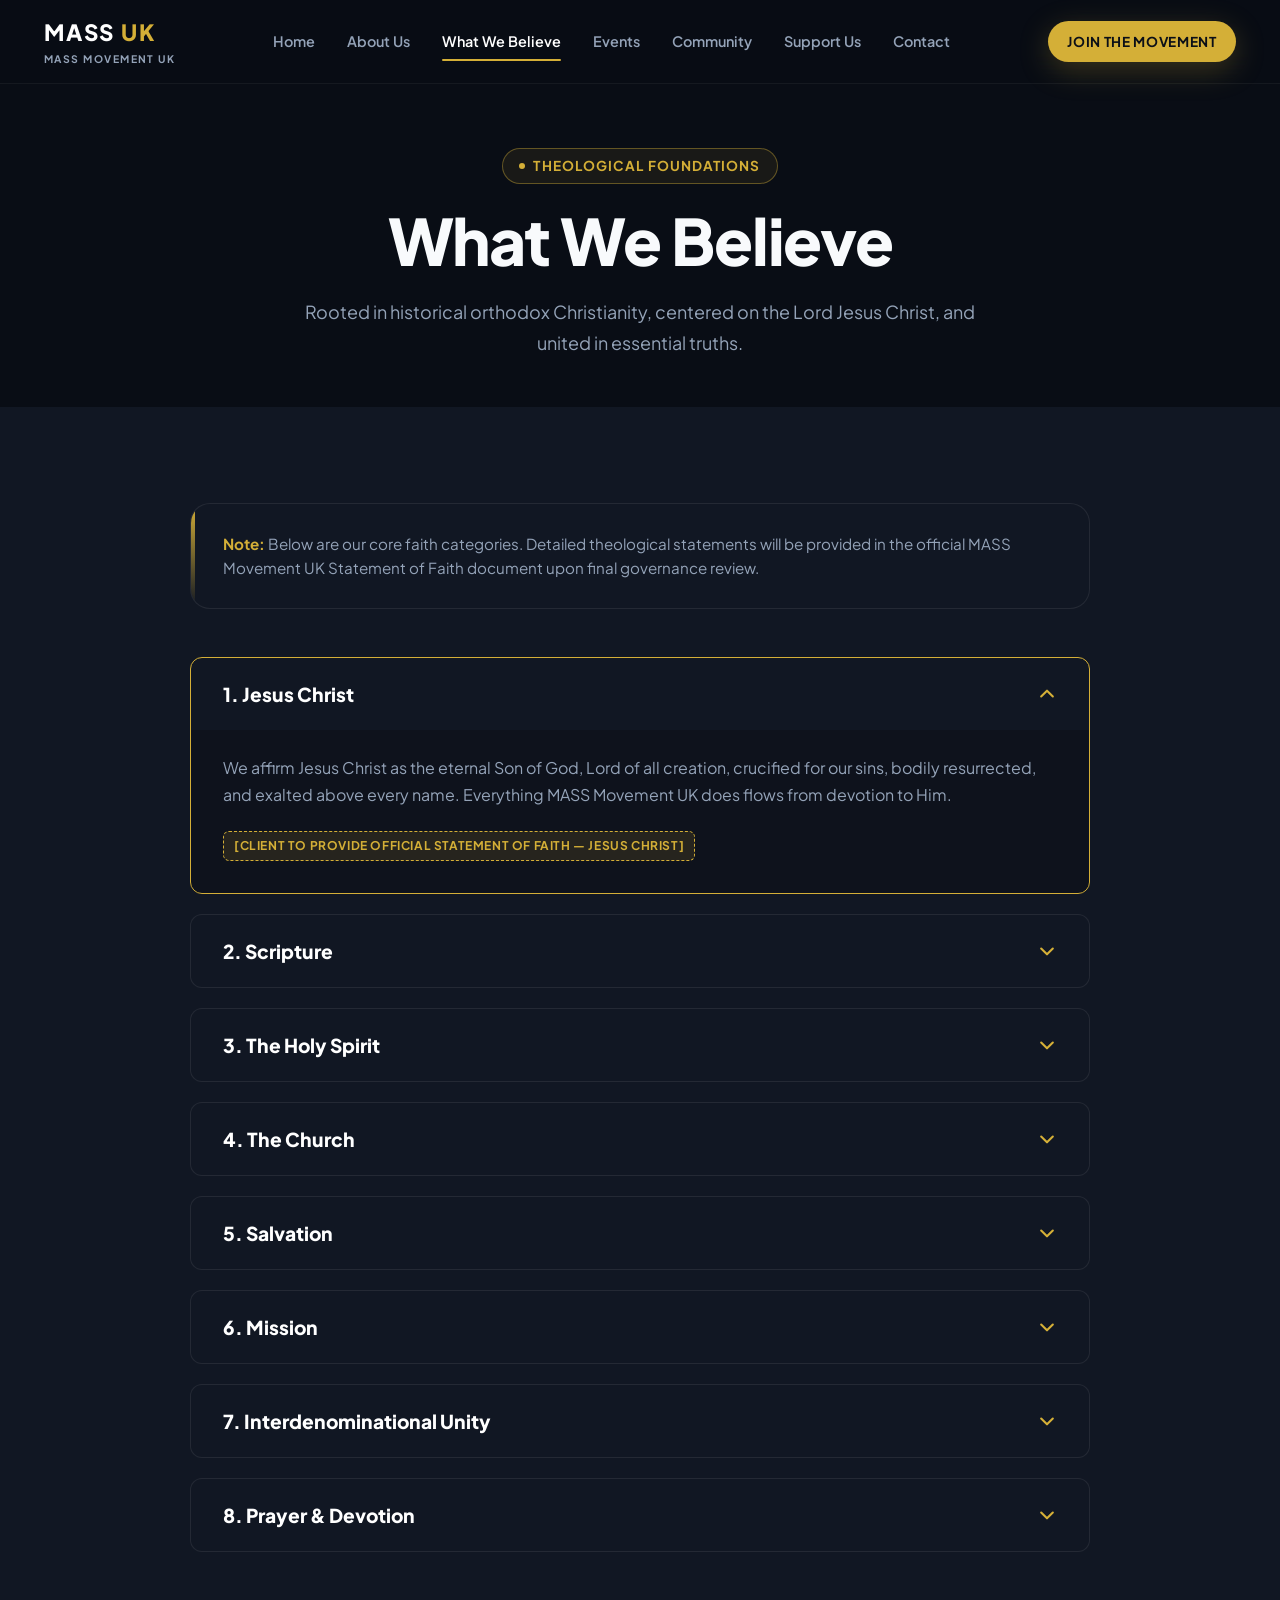
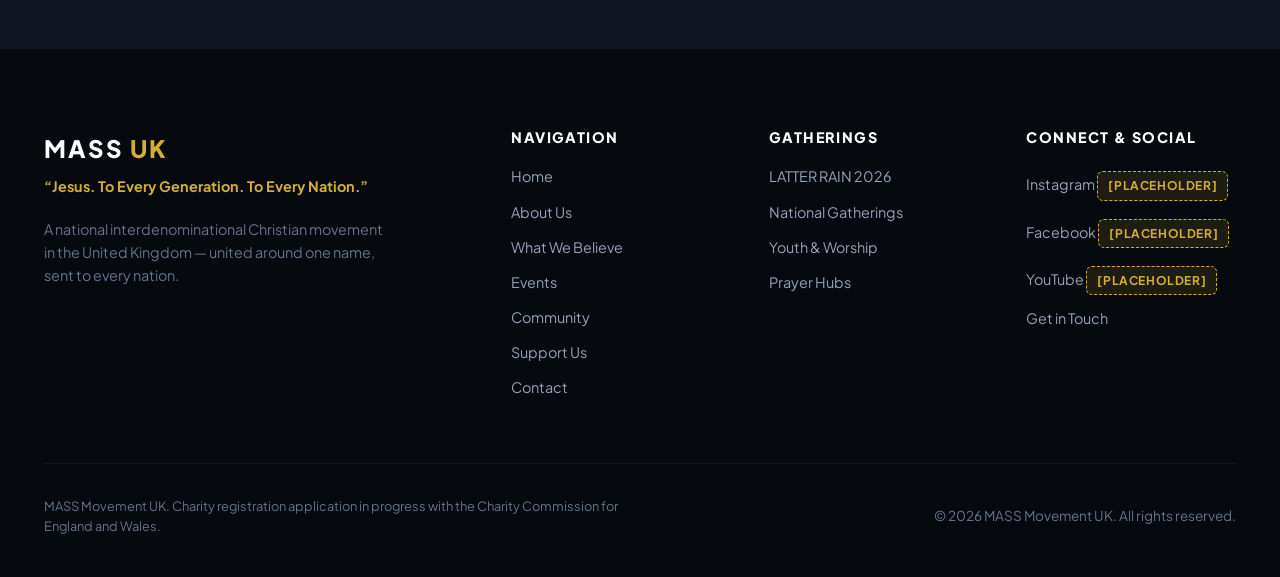
<file: mass-uk/beliefs.html>
<!DOCTYPE html>
<html lang="en-GB">
<head>
  <meta charset="UTF-8">
  <meta name="viewport" content="width=device-width, initial-scale=1.0">
  <title>What We Believe — MASS Movement UK</title>
  
  <meta name="description" content="Explore the foundational beliefs and theological categories of MASS Movement UK. Clean expandable statement of faith categories for client completion.">
  <meta name="keywords" content="MASS UK Beliefs, Christian doctrine, statement of faith, Christian theology UK, interdenominational faith">
  <meta property="og:title" content="What We Believe — MASS Movement UK">
  <meta property="og:description" content="Our foundational convictions and statement of faith structure.">
  <meta property="og:image" content="assets/images/mass-worship.jpg">
  <meta property="og:type" content="website">

  <link rel="preconnect" href="https://fonts.googleapis.com">
  <link rel="preconnect" href="https://fonts.gstatic.com" crossorigin>
  <link href="https://fonts.googleapis.com/css2?family=Plus+Jakarta+Sans:wght@400;500;600;700;800;900&display=swap" rel="stylesheet">
  <link rel="stylesheet" href="css/style.css">
</head>
<body>

  <!-- HEADER -->
  <header class="header">
    <div class="container nav-container">
      <a href="index.html" class="logo-brand" aria-label="MASS Movement UK Homepage">
        <div class="logo-text">MASS <span>UK</span></div>
        <div class="logo-tagline">MASS MOVEMENT UK</div>
      </a>

      <nav class="nav-menu" aria-label="Main Navigation">
        <a href="index.html" class="nav-link">Home</a>
        <a href="about.html" class="nav-link">About Us</a>
        <a href="beliefs.html" class="nav-link active">What We Believe</a>
        <a href="events.html" class="nav-link">Events</a>
        <a href="community.html" class="nav-link">Community</a>
        <a href="support.html" class="nav-link">Support Us</a>
        <a href="contact.html" class="nav-link">Contact</a>
      </nav>

      <div class="header-cta">
        <a href="community.html" class="btn btn-primary btn-sm">JOIN THE MOVEMENT</a>
        <button class="hamburger" aria-label="Toggle mobile menu" aria-expanded="false">
          <span></span>
          <span></span>
          <span></span>
        </button>
      </div>
    </div>
  </header>

  <!-- Mobile Nav Drawer -->
  <div class="mobile-backdrop"></div>
  <aside class="mobile-nav" aria-label="Mobile Navigation">
    <div class="mobile-nav-links">
      <a href="index.html" class="mobile-nav-link">Home</a>
      <a href="about.html" class="mobile-nav-link">About Us</a>
      <a href="beliefs.html" class="mobile-nav-link active">What We Believe</a>
      <a href="events.html" class="mobile-nav-link">Events</a>
      <a href="community.html" class="mobile-nav-link">Community</a>
      <a href="support.html" class="mobile-nav-link">Support Us</a>
      <a href="contact.html" class="mobile-nav-link">Contact</a>
    </div>
    <div style="margin-top: 2rem;">
      <a href="community.html" class="btn btn-primary" style="width: 100%;">JOIN THE MOVEMENT</a>
    </div>
  </aside>

  <!-- PAGE HERO -->
  <section class="section section-dark" style="padding-top: calc(var(--header-height) + 4rem); padding-bottom: 3rem;">
    <div class="container" style="text-align: center;">
      <div class="tagline-badge">THEOLOGICAL FOUNDATIONS</div>
      <h1 class="section-title" style="font-size: clamp(2.5rem, 5vw, 4rem);">What We Believe</h1>
      <p class="section-subtitle" style="margin: 0 auto;">
        Rooted in historical orthodox Christianity, centered on the Lord Jesus Christ, and united in essential truths.
      </p>
    </div>
  </section>

  <!-- ACCORDION SECTION -->
  <section class="section section-surface">
    <div class="container">
      
      <!-- Notice Box -->
      <div class="intro-box reveal" style="max-width: 900px; margin: 0 auto 3rem auto; padding: 1.75rem 2rem;">
        <p style="font-size: 0.95rem; color: var(--text-dark-secondary); margin: 0;">
          <strong style="color: var(--color-gold);">Note:</strong> Below are our core faith categories. Detailed theological statements will be provided in the official MASS Movement UK Statement of Faith document upon final governance review.
        </p>
      </div>

      <div class="accordion reveal" id="beliefs-accordion">
        
        <!-- Item 1: Jesus Christ -->
        <div class="accordion-item active">
          <button class="accordion-header" type="button" aria-expanded="true">
            <span>1. Jesus Christ</span>
            <svg class="accordion-icon" fill="none" stroke="currentColor" viewBox="0 0 24 24">
              <path stroke-linecap="round" stroke-linejoin="round" stroke-width="2.5" d="M19 9l-7 7-7-7"></path>
            </svg>
          </button>
          <div class="accordion-content" style="max-height: 200px;">
            <div class="accordion-body">
              <p style="margin-bottom: 1rem;">
                We affirm Jesus Christ as the eternal Son of God, Lord of all creation, crucified for our sins, bodily resurrected, and exalted above every name. Everything MASS Movement UK does flows from devotion to Him.
              </p>
              <div class="placeholder-tag">[CLIENT TO PROVIDE OFFICIAL STATEMENT OF FAITH — JESUS CHRIST]</div>
            </div>
          </div>
        </div>

        <!-- Item 2: Scripture -->
        <div class="accordion-item">
          <button class="accordion-header" type="button" aria-expanded="false">
            <span>2. Scripture</span>
            <svg class="accordion-icon" fill="none" stroke="currentColor" viewBox="0 0 24 24">
              <path stroke-linecap="round" stroke-linejoin="round" stroke-width="2.5" d="M19 9l-7 7-7-7"></path>
            </svg>
          </button>
          <div class="accordion-content">
            <div class="accordion-body">
              <p style="margin-bottom: 1rem;">
                We hold to the supreme authority, inspiration, and trustworthiness of the Holy Scriptures as the inspired Word of God for faith, life, and ministry.
              </p>
              <div class="placeholder-tag">[CLIENT TO PROVIDE OFFICIAL STATEMENT OF FAITH — SCRIPTURE]</div>
            </div>
          </div>
        </div>

        <!-- Item 3: The Holy Spirit -->
        <div class="accordion-item">
          <button class="accordion-header" type="button" aria-expanded="false">
            <span>3. The Holy Spirit</span>
            <svg class="accordion-icon" fill="none" stroke="currentColor" viewBox="0 0 24 24">
              <path stroke-linecap="round" stroke-linejoin="round" stroke-width="2.5" d="M19 9l-7 7-7-7"></path>
            </svg>
          </button>
          <div class="accordion-content">
            <div class="accordion-body">
              <p style="margin-bottom: 1rem;">
                We believe in the active presence, power, and gifts of the Holy Spirit who empowers believers for holy living, passionate worship, and bold witness.
              </p>
              <div class="placeholder-tag">[CLIENT TO PROVIDE OFFICIAL STATEMENT OF FAITH — THE HOLY SPIRIT]</div>
            </div>
          </div>
        </div>

        <!-- Item 4: The Church -->
        <div class="accordion-item">
          <button class="accordion-header" type="button" aria-expanded="false">
            <span>4. The Church</span>
            <svg class="accordion-icon" fill="none" stroke="currentColor" viewBox="0 0 24 24">
              <path stroke-linecap="round" stroke-linejoin="round" stroke-width="2.5" d="M19 9l-7 7-7-7"></path>
            </svg>
          </button>
          <div class="accordion-content">
            <div class="accordion-body">
              <p style="margin-bottom: 1rem;">
                We affirm the one universal Body of Christ composed of all true believers across denominations, local churches, traditions, and nations.
              </p>
              <div class="placeholder-tag">[CLIENT TO PROVIDE OFFICIAL STATEMENT OF FAITH — THE CHURCH]</div>
            </div>
          </div>
        </div>

        <!-- Item 5: Salvation -->
        <div class="accordion-item">
          <button class="accordion-header" type="button" aria-expanded="false">
            <span>5. Salvation</span>
            <svg class="accordion-icon" fill="none" stroke="currentColor" viewBox="0 0 24 24">
              <path stroke-linecap="round" stroke-linejoin="round" stroke-width="2.5" d="M19 9l-7 7-7-7"></path>
            </svg>
          </button>
          <div class="accordion-content">
            <div class="accordion-body">
              <p style="margin-bottom: 1rem;">
                Salvation is by grace alone, through faith alone, in Jesus Christ alone — bringing redemption, reconciliation with God, and eternal life.
              </p>
              <div class="placeholder-tag">[CLIENT TO PROVIDE OFFICIAL STATEMENT OF FAITH — SALVATION]</div>
            </div>
          </div>
        </div>

        <!-- Item 6: Mission -->
        <div class="accordion-item">
          <button class="accordion-header" type="button" aria-expanded="false">
            <span>6. Mission</span>
            <svg class="accordion-icon" fill="none" stroke="currentColor" viewBox="0 0 24 24">
              <path stroke-linecap="round" stroke-linejoin="round" stroke-width="2.5" d="M19 9l-7 7-7-7"></path>
            </svg>
          </button>
          <div class="accordion-content">
            <div class="accordion-body">
              <p style="margin-bottom: 1rem;">
                We are sent by Christ into all the world to preach the Gospel, make disciples, care for the vulnerable, and demonstrate the Kingdom of God.
              </p>
              <div class="placeholder-tag">[CLIENT TO PROVIDE OFFICIAL STATEMENT OF FAITH — MISSION]</div>
            </div>
          </div>
        </div>

        <!-- Item 7: Unity -->
        <div class="accordion-item">
          <button class="accordion-header" type="button" aria-expanded="false">
            <span>7. Interdenominational Unity</span>
            <svg class="accordion-icon" fill="none" stroke="currentColor" viewBox="0 0 24 24">
              <path stroke-linecap="round" stroke-linejoin="round" stroke-width="2.5" d="M19 9l-7 7-7-7"></path>
            </svg>
          </button>
          <div class="accordion-content">
            <div class="accordion-body">
              <p style="margin-bottom: 1rem;">
                We actively foster unity in diversity — bringing together Pentecostal, Evangelical, Anglican, Baptist, and historical streams in genuine brotherly love.
              </p>
              <div class="placeholder-tag">[CLIENT TO PROVIDE OFFICIAL STATEMENT OF FAITH — UNITY]</div>
            </div>
          </div>
        </div>

        <!-- Item 8: Prayer -->
        <div class="accordion-item">
          <button class="accordion-header" type="button" aria-expanded="false">
            <span>8. Prayer & Devotion</span>
            <svg class="accordion-icon" fill="none" stroke="currentColor" viewBox="0 0 24 24">
              <path stroke-linecap="round" stroke-linejoin="round" stroke-width="2.5" d="M19 9l-7 7-7-7"></path>
            </svg>
          </button>
          <div class="accordion-content">
            <div class="accordion-body">
              <p style="margin-bottom: 1rem;">
                Prayer is the engine of the movement. We cultivate personal and corporate prayer hubs across the UK for spiritual awakening.
              </p>
              <div class="placeholder-tag">[CLIENT TO PROVIDE OFFICIAL STATEMENT OF FAITH — PRAYER]</div>
            </div>
          </div>
        </div>

      </div>
    </div>
  </section>

  <!-- FOOTER -->
  <footer class="footer">
    <div class="container">
      <div class="footer-grid">
        <div class="footer-brand">
          <div class="logo-text">MASS <span>UK</span></div>
          <div class="footer-tagline">“Jesus. To Every Generation. To Every Nation.”</div>
          <p class="footer-desc">
            A national interdenominational Christian movement in the United Kingdom — united around one name, sent to every nation.
          </p>
        </div>

        <div>
          <h4 class="footer-heading">Navigation</h4>
          <div class="footer-links">
            <a href="index.html">Home</a>
            <a href="about.html">About Us</a>
            <a href="beliefs.html">What We Believe</a>
            <a href="events.html">Events</a>
            <a href="community.html">Community</a>
            <a href="support.html">Support Us</a>
            <a href="contact.html">Contact</a>
          </div>
        </div>

        <div>
          <h4 class="footer-heading">Gatherings</h4>
          <div class="footer-links">
            <a href="events.html">LATTER RAIN 2026</a>
            <a href="events.html">National Gatherings</a>
            <a href="community.html">Youth & Worship</a>
            <a href="community.html">Prayer Hubs</a>
          </div>
        </div>

        <div>
          <h4 class="footer-heading">Connect & Social</h4>
          <div class="footer-links">
            <a href="[PLACEHOLDER — INSTAGRAM]" onclick="alert('Social link placeholder: [PLACEHOLDER — INSTAGRAM]'); return false;">Instagram <span class="placeholder-tag">[PLACEHOLDER]</span></a>
            <a href="[PLACEHOLDER — FACEBOOK]" onclick="alert('Social link placeholder: [PLACEHOLDER — FACEBOOK]'); return false;">Facebook <span class="placeholder-tag">[PLACEHOLDER]</span></a>
            <a href="[PLACEHOLDER — YOUTUBE]" onclick="alert('Social link placeholder: [PLACEHOLDER — YOUTUBE]'); return false;">YouTube <span class="placeholder-tag">[PLACEHOLDER]</span></a>
            <a href="contact.html">Get in Touch</a>
          </div>
        </div>
      </div>

      <div class="footer-bottom">
        <div class="legal-notice">
          MASS Movement UK. Charity registration application in progress with the Charity Commission for England and Wales.
        </div>
        <div>
          © 2026 MASS Movement UK. All rights reserved.
        </div>
      </div>
    </div>
  </footer>

  <script src="js/script.js"></script>
</body>
</html>
</file>
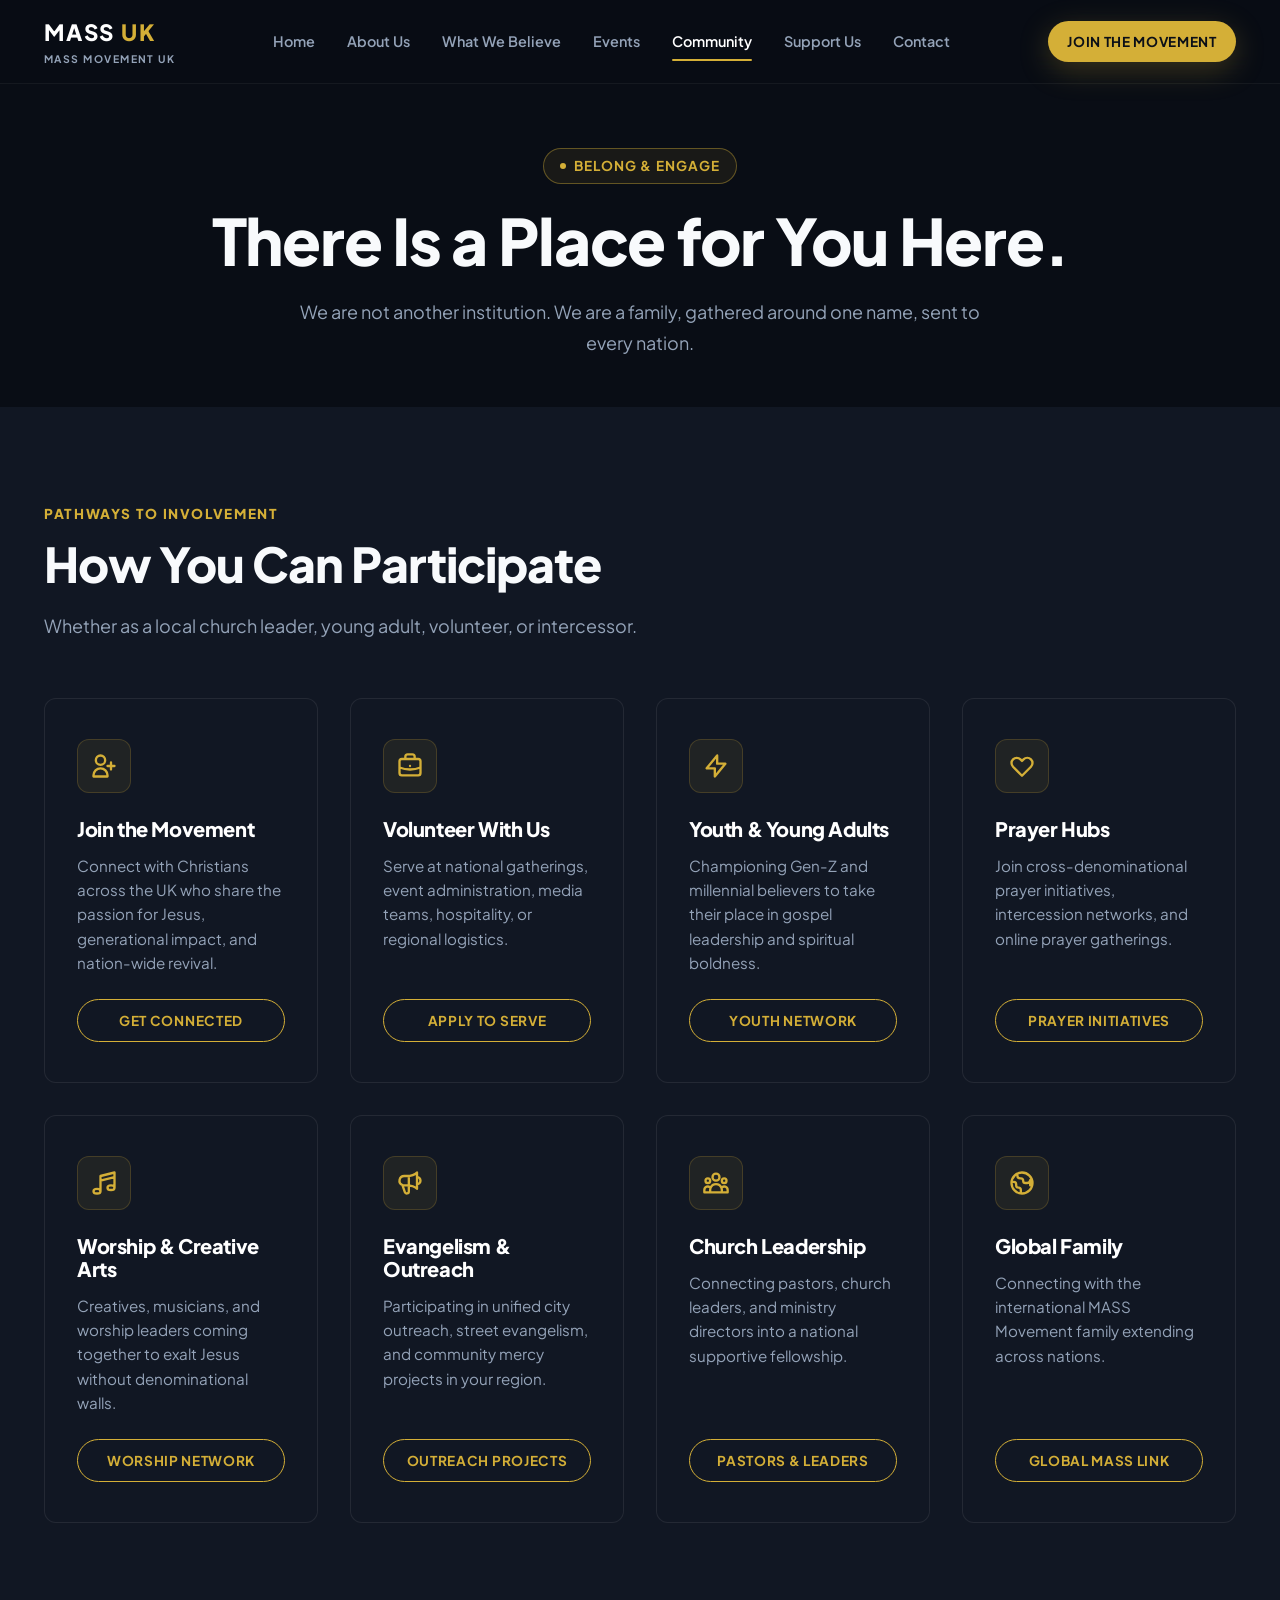
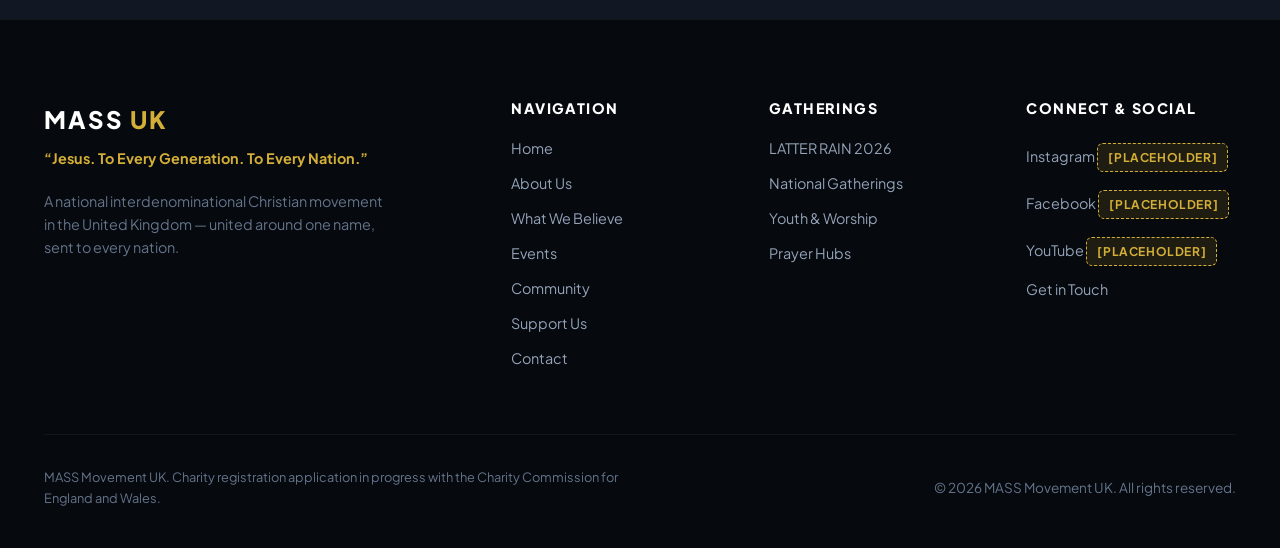
<file: mass-uk/community.html>
<!DOCTYPE html>
<html lang="en-GB">
<head>
  <meta charset="UTF-8">
  <meta name="viewport" content="width=device-width, initial-scale=1.0">
  <title>Community — MASS Movement UK</title>
  
  <meta name="description" content="Find your place in MASS Movement UK. Discover opportunities for participation, youth leadership, prayer hubs, worship, volunteering, and local community outreach across the UK.">
  <meta name="keywords" content="MASS UK Community, Join MASS Movement, Christian volunteering UK, Christian youth leadership, prayer hubs UK">
  <meta property="og:title" content="Community — MASS Movement UK">
  <meta property="og:description" content="There is a place for you here. Whether Pentecostal, Anglican, Baptist or non-denominational — you belong in MASS.">
  <meta property="og:image" content="assets/images/mass-community.jpg">
  <meta property="og:type" content="website">

  <link rel="preconnect" href="https://fonts.googleapis.com">
  <link rel="preconnect" href="https://fonts.gstatic.com" crossorigin>
  <link href="https://fonts.googleapis.com/css2?family=Plus+Jakarta+Sans:wght@400;500;600;700;800;900&display=swap" rel="stylesheet">
  <link rel="stylesheet" href="css/style.css">
</head>
<body>

  <!-- HEADER -->
  <header class="header">
    <div class="container nav-container">
      <a href="index.html" class="logo-brand" aria-label="MASS Movement UK Homepage">
        <div class="logo-text">MASS <span>UK</span></div>
        <div class="logo-tagline">MASS MOVEMENT UK</div>
      </a>

      <nav class="nav-menu" aria-label="Main Navigation">
        <a href="index.html" class="nav-link">Home</a>
        <a href="about.html" class="nav-link">About Us</a>
        <a href="beliefs.html" class="nav-link">What We Believe</a>
        <a href="events.html" class="nav-link">Events</a>
        <a href="community.html" class="nav-link active">Community</a>
        <a href="support.html" class="nav-link">Support Us</a>
        <a href="contact.html" class="nav-link">Contact</a>
      </nav>

      <div class="header-cta">
        <a href="community.html" class="btn btn-primary btn-sm">JOIN THE MOVEMENT</a>
        <button class="hamburger" aria-label="Toggle mobile menu" aria-expanded="false">
          <span></span>
          <span></span>
          <span></span>
        </button>
      </div>
    </div>
  </header>

  <!-- Mobile Nav Drawer -->
  <div class="mobile-backdrop"></div>
  <aside class="mobile-nav" aria-label="Mobile Navigation">
    <div class="mobile-nav-links">
      <a href="index.html" class="mobile-nav-link">Home</a>
      <a href="about.html" class="mobile-nav-link">About Us</a>
      <a href="beliefs.html" class="mobile-nav-link">What We Believe</a>
      <a href="events.html" class="mobile-nav-link">Events</a>
      <a href="community.html" class="mobile-nav-link active">Community</a>
      <a href="support.html" class="mobile-nav-link">Support Us</a>
      <a href="contact.html" class="mobile-nav-link">Contact</a>
    </div>
    <div style="margin-top: 2rem;">
      <a href="community.html" class="btn btn-primary" style="width: 100%;">JOIN THE MOVEMENT</a>
    </div>
  </aside>

  <!-- PAGE HERO -->
  <section class="section section-dark" style="padding-top: calc(var(--header-height) + 4rem); padding-bottom: 3rem;">
    <div class="container" style="text-align: center;">
      <div class="tagline-badge">BELONG & ENGAGE</div>
      <h1 class="section-title" style="font-size: clamp(2.5rem, 5vw, 4rem);">There Is a Place for You Here.</h1>
      <p class="section-subtitle" style="margin: 0 auto;">
        We are not another institution. We are a family, gathered around one name, sent to every nation.
      </p>
    </div>
  </section>

  <!-- COMMUNITY WAYS TO PARTICIPATE GRID -->
  <section class="section section-surface">
    <div class="container">
      <div style="margin-bottom: 3.5rem;" class="reveal">
        <span class="section-label">Pathways to Involvement</span>
        <h2 class="section-title">How You Can Participate</h2>
        <p class="section-subtitle">Whether as a local church leader, young adult, volunteer, or intercessor.</p>
      </div>

      <div class="grid values-grid">
        
        <!-- Card 1: Join the Movement -->
        <div class="value-card reveal">
          <div class="value-icon-wrapper">
            <svg fill="none" stroke="currentColor" viewBox="0 0 24 24">
              <path stroke-linecap="round" stroke-linejoin="round" stroke-width="2" d="M18 9v3m0 0v3m0-3h3m-3 0h-3m-2-5a4 4 0 11-8 0 4 4 0 018 0zM3 20a6 6 0 0112 0v1H3v-1z"></path>
            </svg>
          </div>
          <h3 class="value-title">Join the Movement</h3>
          <p class="value-desc">Connect with Christians across the UK who share the passion for Jesus, generational impact, and nation-wide revival.</p>
          <div style="margin-top: auto; padding-top: 1.5rem;">
            <a href="contact.html" class="btn btn-outline-gold btn-sm" style="width: 100%;">GET CONNECTED</a>
          </div>
        </div>

        <!-- Card 2: Volunteer -->
        <div class="value-card reveal">
          <div class="value-icon-wrapper">
            <svg fill="none" stroke="currentColor" viewBox="0 0 24 24">
              <path stroke-linecap="round" stroke-linejoin="round" stroke-width="2" d="M21 13.255A23.931 23.931 0 0112 15c-3.183 0-6.22-.62-9-1.745M16 6V4a2 2 0 00-2-2h-4a2 2 0 00-2 2v2m4 6h.01M5 20h14a2 2 0 002-2V8a2 2 0 00-2-2H5a2 2 0 00-2 2v10a2 2 0 002 2z"></path>
            </svg>
          </div>
          <h3 class="value-title">Volunteer With Us</h3>
          <p class="value-desc">Serve at national gatherings, event administration, media teams, hospitality, or regional logistics.</p>
          <div style="margin-top: auto; padding-top: 1.5rem;">
            <a href="contact.html" class="btn btn-outline-gold btn-sm" style="width: 100%;">APPLY TO SERVE</a>
          </div>
        </div>

        <!-- Card 3: Youth -->
        <div class="value-card reveal">
          <div class="value-icon-wrapper">
            <svg fill="none" stroke="currentColor" viewBox="0 0 24 24">
              <path stroke-linecap="round" stroke-linejoin="round" stroke-width="2" d="M13 10V3L4 14h7v7l9-11h-7z"></path>
            </svg>
          </div>
          <h3 class="value-title">Youth & Young Adults</h3>
          <p class="value-desc">Championing Gen-Z and millennial believers to take their place in gospel leadership and spiritual boldness.</p>
          <div style="margin-top: auto; padding-top: 1.5rem;">
            <a href="contact.html" class="btn btn-outline-gold btn-sm" style="width: 100%;">YOUTH NETWORK</a>
          </div>
        </div>

        <!-- Card 4: Prayer -->
        <div class="value-card reveal">
          <div class="value-icon-wrapper">
            <svg fill="none" stroke="currentColor" viewBox="0 0 24 24">
              <path stroke-linecap="round" stroke-linejoin="round" stroke-width="2" d="M4.318 6.318a4.5 4.5 0 000 6.364L12 20.364l7.682-7.682a4.5 4.5 0 00-6.364-6.364L12 7.636l-1.318-1.318a4.5 4.5 0 00-6.364 0z"></path>
            </svg>
          </div>
          <h3 class="value-title">Prayer Hubs</h3>
          <p class="value-desc">Join cross-denominational prayer initiatives, intercession networks, and online prayer gatherings.</p>
          <div style="margin-top: auto; padding-top: 1.5rem;">
            <a href="contact.html" class="btn btn-outline-gold btn-sm" style="width: 100%;">PRAYER INITIATIVES</a>
          </div>
        </div>

        <!-- Card 5: Worship -->
        <div class="value-card reveal">
          <div class="value-icon-wrapper">
            <svg fill="none" stroke="currentColor" viewBox="0 0 24 24">
              <path stroke-linecap="round" stroke-linejoin="round" stroke-width="2" d="M9 19V6l12-3v13M9 19c0 1.105-1.343 2-3 2s-3-.895-3-2 1.343-2 3-2 3 .895 3 2zm12-3c0 1.105-1.343 2-3 2s-3-.895-3-2 1.343-2 3-2 3 .895 3 2zM9 10l12-3"></path>
            </svg>
          </div>
          <h3 class="value-title">Worship & Creative Arts</h3>
          <p class="value-desc">Creatives, musicians, and worship leaders coming together to exalt Jesus without denominational walls.</p>
          <div style="margin-top: auto; padding-top: 1.5rem;">
            <a href="contact.html" class="btn btn-outline-gold btn-sm" style="width: 100%;">WORSHIP NETWORK</a>
          </div>
        </div>

        <!-- Card 6: Outreach -->
        <div class="value-card reveal">
          <div class="value-icon-wrapper">
            <svg fill="none" stroke="currentColor" viewBox="0 0 24 24">
              <path stroke-linecap="round" stroke-linejoin="round" stroke-width="2" d="M11 5.882V19.24a1.76 1.76 0 01-3.417.592l-2.147-6.15M18 13a3 3 0 100-6M5.436 13.683A4.001 4.001 0 017 6h1.832c4.1 0 7.625-1.234 9.168-3v14c-1.543-1.766-5.067-3-9.168-3H7a3.988 3.988 0 01-1.564-.317z"></path>
            </svg>
          </div>
          <h3 class="value-title">Evangelism & Outreach</h3>
          <p class="value-desc">Participating in unified city outreach, street evangelism, and community mercy projects in your region.</p>
          <div style="margin-top: auto; padding-top: 1.5rem;">
            <a href="contact.html" class="btn btn-outline-gold btn-sm" style="width: 100%;">OUTREACH PROJECTS</a>
          </div>
        </div>

        <!-- Card 7: Leadership -->
        <div class="value-card reveal">
          <div class="value-icon-wrapper">
            <svg fill="none" stroke="currentColor" viewBox="0 0 24 24">
              <path stroke-linecap="round" stroke-linejoin="round" stroke-width="2" d="M17 20h5v-2a3 3 0 00-5.356-1.857M17 20H7m10 0v-2c0-.656-.126-1.283-.356-1.857M7 20H2v-2a3 3 0 015.356-1.857M7 20v-2c0-.656.126-1.283.356-1.857m0 0a5.002 5.002 0 019.288 0M15 7a3 3 0 11-6 0 3 3 0 016 0zm6 3a2 2 0 11-4 0 2 2 0 014 0zM7 10a2 2 0 11-4 0 2 2 0 014 0z"></path>
            </svg>
          </div>
          <h3 class="value-title">Church Leadership</h3>
          <p class="value-desc">Connecting pastors, church leaders, and ministry directors into a national supportive fellowship.</p>
          <div style="margin-top: auto; padding-top: 1.5rem;">
            <a href="contact.html" class="btn btn-outline-gold btn-sm" style="width: 100%;">PASTORS & LEADERS</a>
          </div>
        </div>

        <!-- Card 8: Community -->
        <div class="value-card reveal">
          <div class="value-icon-wrapper">
            <svg fill="none" stroke="currentColor" viewBox="0 0 24 24">
              <path stroke-linecap="round" stroke-linejoin="round" stroke-width="2" d="M3.055 11H5a2 2 0 012 2v1a2 2 0 002 2 2 2 0 012 2v2.945M8 3.935V5.5A2.5 2.5 0 0010.5 8h.5a2 2 0 012 2 2 2 0 002 2h1.5a2.5 2.5 0 002.5-2.5V14M21 12a9 9 0 11-18 0 9 9 0 0118 0z"></path>
            </svg>
          </div>
          <h3 class="value-title">Global Family</h3>
          <p class="value-desc">Connecting with the international MASS Movement family extending across nations.</p>
          <div style="margin-top: auto; padding-top: 1.5rem;">
            <a href="[PLACEHOLDER — INTERNATIONAL MASS WEBSITE URL]" class="btn btn-outline-gold btn-sm" style="width: 100%;" onclick="alert('International website link placeholder: [PLACEHOLDER — INTERNATIONAL MASS WEBSITE URL]'); return false;">GLOBAL MASS LINK</a>
          </div>
        </div>

      </div>
    </div>
  </section>

  <!-- FOOTER -->
  <footer class="footer">
    <div class="container">
      <div class="footer-grid">
        <div class="footer-brand">
          <div class="logo-text">MASS <span>UK</span></div>
          <div class="footer-tagline">“Jesus. To Every Generation. To Every Nation.”</div>
          <p class="footer-desc">
            A national interdenominational Christian movement in the United Kingdom — united around one name, sent to every nation.
          </p>
        </div>

        <div>
          <h4 class="footer-heading">Navigation</h4>
          <div class="footer-links">
            <a href="index.html">Home</a>
            <a href="about.html">About Us</a>
            <a href="beliefs.html">What We Believe</a>
            <a href="events.html">Events</a>
            <a href="community.html">Community</a>
            <a href="support.html">Support Us</a>
            <a href="contact.html">Contact</a>
          </div>
        </div>

        <div>
          <h4 class="footer-heading">Gatherings</h4>
          <div class="footer-links">
            <a href="events.html">LATTER RAIN 2026</a>
            <a href="events.html">National Gatherings</a>
            <a href="community.html">Youth & Worship</a>
            <a href="community.html">Prayer Hubs</a>
          </div>
        </div>

        <div>
          <h4 class="footer-heading">Connect & Social</h4>
          <div class="footer-links">
            <a href="[PLACEHOLDER — INSTAGRAM]" onclick="alert('Social link placeholder: [PLACEHOLDER — INSTAGRAM]'); return false;">Instagram <span class="placeholder-tag">[PLACEHOLDER]</span></a>
            <a href="[PLACEHOLDER — FACEBOOK]" onclick="alert('Social link placeholder: [PLACEHOLDER — FACEBOOK]'); return false;">Facebook <span class="placeholder-tag">[PLACEHOLDER]</span></a>
            <a href="[PLACEHOLDER — YOUTUBE]" onclick="alert('Social link placeholder: [PLACEHOLDER — YOUTUBE]'); return false;">YouTube <span class="placeholder-tag">[PLACEHOLDER]</span></a>
            <a href="contact.html">Get in Touch</a>
          </div>
        </div>
      </div>

      <div class="footer-bottom">
        <div class="legal-notice">
          MASS Movement UK. Charity registration application in progress with the Charity Commission for England and Wales.
        </div>
        <div>
          © 2026 MASS Movement UK. All rights reserved.
        </div>
      </div>
    </div>
  </footer>

  <script src="js/script.js"></script>
</body>
</html>
</file>
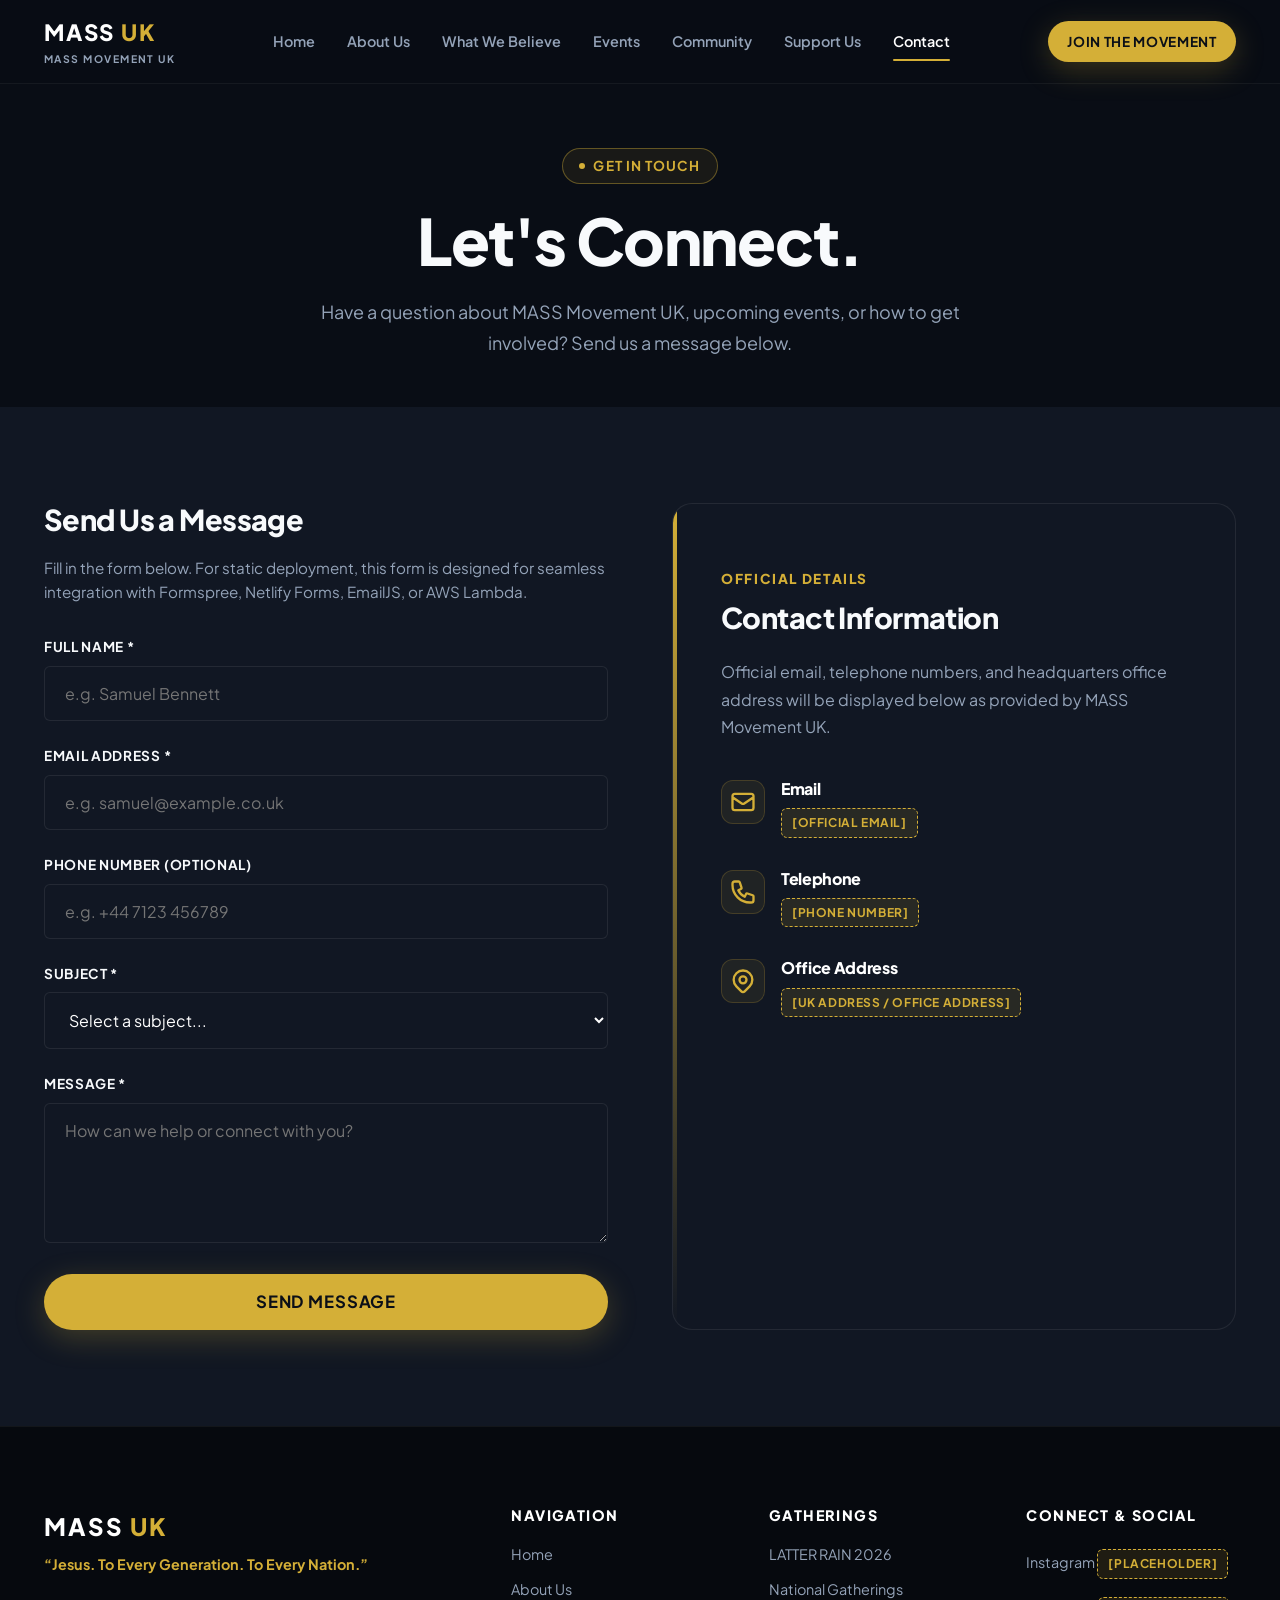
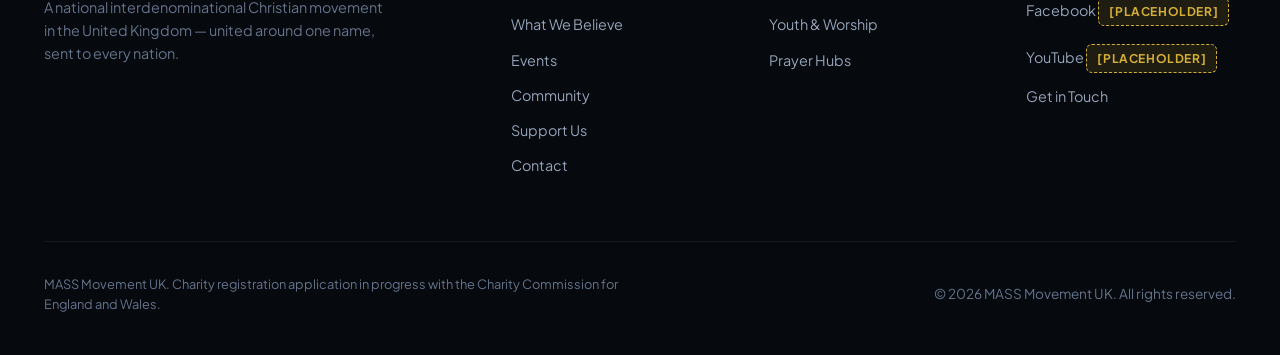
<file: mass-uk/contact.html>
<!DOCTYPE html>
<html lang="en-GB">
<head>
  <meta charset="UTF-8">
  <meta name="viewport" content="width=device-width, initial-scale=1.0">
  <title>Contact Us — MASS Movement UK</title>
  
  <meta name="description" content="Get in touch with MASS Movement UK. Reach out for event inquiries, volunteer opportunities, church partnerships, or general information.">
  <meta name="keywords" content="Contact MASS UK, MASS Movement email, UK Christian network contact, Christian movement inquiries">
  <meta property="og:title" content="Let's Connect — MASS Movement UK">
  <meta property="og:description" content="We'd love to hear from you. Get in touch with MASS Movement UK today.">
  <meta property="og:image" content="assets/images/mass-hero.jpg">
  <meta property="og:type" content="website">

  <link rel="preconnect" href="https://fonts.googleapis.com">
  <link rel="preconnect" href="https://fonts.gstatic.com" crossorigin>
  <link href="https://fonts.googleapis.com/css2?family=Plus+Jakarta+Sans:wght@400;500;600;700;800;900&display=swap" rel="stylesheet">
  <link rel="stylesheet" href="css/style.css">
</head>
<body>

  <!-- HEADER -->
  <header class="header">
    <div class="container nav-container">
      <a href="index.html" class="logo-brand" aria-label="MASS Movement UK Homepage">
        <div class="logo-text">MASS <span>UK</span></div>
        <div class="logo-tagline">MASS MOVEMENT UK</div>
      </a>

      <nav class="nav-menu" aria-label="Main Navigation">
        <a href="index.html" class="nav-link">Home</a>
        <a href="about.html" class="nav-link">About Us</a>
        <a href="beliefs.html" class="nav-link">What We Believe</a>
        <a href="events.html" class="nav-link">Events</a>
        <a href="community.html" class="nav-link">Community</a>
        <a href="support.html" class="nav-link">Support Us</a>
        <a href="contact.html" class="nav-link active">Contact</a>
      </nav>

      <div class="header-cta">
        <a href="community.html" class="btn btn-primary btn-sm">JOIN THE MOVEMENT</a>
        <button class="hamburger" aria-label="Toggle mobile menu" aria-expanded="false">
          <span></span>
          <span></span>
          <span></span>
        </button>
      </div>
    </div>
  </header>

  <!-- Mobile Nav Drawer -->
  <div class="mobile-backdrop"></div>
  <aside class="mobile-nav" aria-label="Mobile Navigation">
    <div class="mobile-nav-links">
      <a href="index.html" class="mobile-nav-link">Home</a>
      <a href="about.html" class="mobile-nav-link">About Us</a>
      <a href="beliefs.html" class="mobile-nav-link">What We Believe</a>
      <a href="events.html" class="mobile-nav-link">Events</a>
      <a href="community.html" class="mobile-nav-link">Community</a>
      <a href="support.html" class="mobile-nav-link">Support Us</a>
      <a href="contact.html" class="mobile-nav-link active">Contact</a>
    </div>
    <div style="margin-top: 2rem;">
      <a href="community.html" class="btn btn-primary" style="width: 100%;">JOIN THE MOVEMENT</a>
    </div>
  </aside>

  <!-- PAGE HERO -->
  <section class="section section-dark" style="padding-top: calc(var(--header-height) + 4rem); padding-bottom: 3rem;">
    <div class="container" style="text-align: center;">
      <div class="tagline-badge">GET IN TOUCH</div>
      <h1 class="section-title" style="font-size: clamp(2.5rem, 5vw, 4rem);">Let's Connect.</h1>
      <p class="section-subtitle" style="margin: 0 auto;">
        Have a question about MASS Movement UK, upcoming events, or how to get involved? Send us a message below.
      </p>
    </div>
  </section>

  <!-- CONTACT FORM & INFO SECTION -->
  <section class="section section-surface">
    <div class="container">
      <div class="contact-grid">
        
        <!-- Form Column -->
        <div class="reveal">
          <h2 class="section-title" style="font-size: 1.8rem;">Send Us a Message</h2>
          <p style="color: var(--text-dark-secondary); margin-bottom: 2rem; font-size: 0.95rem;">
            Fill in the form below. For static deployment, this form is designed for seamless integration with Formspree, Netlify Forms, EmailJS, or AWS Lambda.
          </p>

          <form data-contact-form>
            <div class="form-group">
              <label for="contact-name" class="form-label">Full Name *</label>
              <input type="text" id="contact-name" class="form-control" placeholder="e.g. Samuel Bennett" required>
            </div>

            <div class="form-group">
              <label for="contact-email" class="form-label">Email Address *</label>
              <input type="email" id="contact-email" class="form-control" placeholder="e.g. samuel@example.co.uk" required>
            </div>

            <div class="form-group">
              <label for="contact-phone" class="form-label">Phone Number (Optional)</label>
              <input type="tel" id="contact-phone" class="form-control" placeholder="e.g. +44 7123 456789">
            </div>

            <div class="form-group">
              <label for="contact-subject" class="form-label">Subject *</label>
              <select id="contact-subject" class="form-control" required>
                <option value="" disabled selected>Select a subject...</option>
                <option value="General Inquiry">General Inquiry</option>
                <option value="Events & Latter Rain">Events & Gatherings</option>
                <option value="Volunteering">Volunteering & Serving</option>
                <option value="Church Partnership">Church / Leader Partnership</option>
                <option value="Media & Press">Media & Press</option>
              </select>
            </div>

            <div class="form-group">
              <label for="contact-message" class="form-label">Message *</label>
              <textarea id="contact-message" class="form-control" placeholder="How can we help or connect with you?" required></textarea>
            </div>

            <button type="submit" class="btn btn-primary btn-lg" style="width: 100%;">SEND MESSAGE</button>
          </form>
        </div>

        <!-- Contact Info & Placeholders Column -->
        <div class="reveal">
          <div class="intro-box" style="height: 100%;">
            <span class="section-label">Official Details</span>
            <h2 class="section-title" style="font-size: 1.8rem; margin-bottom: 1.5rem;">Contact Information</h2>
            
            <p style="color: var(--text-dark-secondary); margin-bottom: 2.5rem; line-height: 1.7;">
              Official email, telephone numbers, and headquarters office address will be displayed below as provided by MASS Movement UK.
            </p>

            <div style="display: flex; flex-direction: column; gap: 2rem;">
              
              <!-- Email Item -->
              <div style="display: flex; gap: 1rem; align-items: flex-start;">
                <div class="value-icon-wrapper" style="width: 44px; height: 44px; margin-bottom: 0;">
                  <svg fill="none" stroke="currentColor" viewBox="0 0 24 24">
                    <path stroke-linecap="round" stroke-linejoin="round" stroke-width="2" d="M3 8l7.89 5.26a2 2 0 002.22 0L21 8M5 19h14a2 2 0 002-2V7a2 2 0 00-2-2H5a2 2 0 00-2 2v10a2 2 0 002 2z"></path>
                  </svg>
                </div>
                <div>
                  <h4 style="font-size: 1rem; color: #ffffff; margin-bottom: 4px;">Email</h4>
                  <div class="placeholder-tag">[OFFICIAL EMAIL]</div>
                </div>
              </div>

              <!-- Phone Item -->
              <div style="display: flex; gap: 1rem; align-items: flex-start;">
                <div class="value-icon-wrapper" style="width: 44px; height: 44px; margin-bottom: 0;">
                  <svg fill="none" stroke="currentColor" viewBox="0 0 24 24">
                    <path stroke-linecap="round" stroke-linejoin="round" stroke-width="2" d="M3 5a2 2 0 012-2h3.28a1 1 0 01.948.684l1.498 4.493a1 1 0 01-.502 1.21l-2.257 1.13a11.042 11.042 0 005.516 5.516l1.13-2.257a1 1 0 011.21-.502l4.493 1.498a1 1 0 01.684.949V19a2 2 0 01-2 2h-1C9.716 21 3 14.284 3 6V5z"></path>
                  </svg>
                </div>
                <div>
                  <h4 style="font-size: 1rem; color: #ffffff; margin-bottom: 4px;">Telephone</h4>
                  <div class="placeholder-tag">[PHONE NUMBER]</div>
                </div>
              </div>

              <!-- Address Item -->
              <div style="display: flex; gap: 1rem; align-items: flex-start;">
                <div class="value-icon-wrapper" style="width: 44px; height: 44px; margin-bottom: 0;">
                  <svg fill="none" stroke="currentColor" viewBox="0 0 24 24">
                    <path stroke-linecap="round" stroke-linejoin="round" stroke-width="2" d="M17.657 16.657L13.414 20.9a1.998 1.998 0 01-2.827 0l-4.244-4.243a8 8 0 1111.314 0z"></path>
                    <path stroke-linecap="round" stroke-linejoin="round" stroke-width="2" d="M15 11a3 3 0 11-6 0 3 3 0 016 0z"></path>
                  </svg>
                </div>
                <div>
                  <h4 style="font-size: 1rem; color: #ffffff; margin-bottom: 4px;">Office Address</h4>
                  <div class="placeholder-tag">[UK ADDRESS / OFFICE ADDRESS]</div>
                </div>
              </div>

            </div>
          </div>
        </div>

      </div>
    </div>
  </section>

  <!-- FORM SUBMIT SIMULATION MODAL -->
  <div class="form-response-modal" id="contact-modal">
    <div class="modal-card">
      <div class="modal-icon">
        <svg width="32" height="32" fill="none" stroke="currentColor" viewBox="0 0 24 24">
          <path stroke-linecap="round" stroke-linejoin="round" stroke-width="2.5" d="M5 13l4 4L19 7"></path>
        </svg>
      </div>
      <h3 style="font-size: 1.6rem; color: #ffffff; margin-bottom: 1rem;">Form Submission Ready</h3>
      <p style="color: var(--text-dark-secondary); margin-bottom: 1.5rem; line-height: 1.6;">
        Thank you. Your message form is ready to be connected to the MASS UK contact system.
      </p>
      <div class="placeholder-tag" style="margin-bottom: 2rem;">
        [STATIC READY — CONNECT TO FORMSPREE / NETLIFY / EMAILJS / AWS API GATEWAY]
      </div>
      <div>
        <button class="btn btn-primary" data-close-modal>CLOSE WINDOW</button>
      </div>
    </div>
  </div>

  <!-- FOOTER -->
  <footer class="footer">
    <div class="container">
      <div class="footer-grid">
        <div class="footer-brand">
          <div class="logo-text">MASS <span>UK</span></div>
          <div class="footer-tagline">“Jesus. To Every Generation. To Every Nation.”</div>
          <p class="footer-desc">
            A national interdenominational Christian movement in the United Kingdom — united around one name, sent to every nation.
          </p>
        </div>

        <div>
          <h4 class="footer-heading">Navigation</h4>
          <div class="footer-links">
            <a href="index.html">Home</a>
            <a href="about.html">About Us</a>
            <a href="beliefs.html">What We Believe</a>
            <a href="events.html">Events</a>
            <a href="community.html">Community</a>
            <a href="support.html">Support Us</a>
            <a href="contact.html">Contact</a>
          </div>
        </div>

        <div>
          <h4 class="footer-heading">Gatherings</h4>
          <div class="footer-links">
            <a href="events.html">LATTER RAIN 2026</a>
            <a href="events.html">National Gatherings</a>
            <a href="community.html">Youth & Worship</a>
            <a href="community.html">Prayer Hubs</a>
          </div>
        </div>

        <div>
          <h4 class="footer-heading">Connect & Social</h4>
          <div class="footer-links">
            <a href="[PLACEHOLDER — INSTAGRAM]" onclick="alert('Social link placeholder: [PLACEHOLDER — INSTAGRAM]'); return false;">Instagram <span class="placeholder-tag">[PLACEHOLDER]</span></a>
            <a href="[PLACEHOLDER — FACEBOOK]" onclick="alert('Social link placeholder: [PLACEHOLDER — FACEBOOK]'); return false;">Facebook <span class="placeholder-tag">[PLACEHOLDER]</span></a>
            <a href="[PLACEHOLDER — YOUTUBE]" onclick="alert('Social link placeholder: [PLACEHOLDER — YOUTUBE]'); return false;">YouTube <span class="placeholder-tag">[PLACEHOLDER]</span></a>
            <a href="contact.html">Get in Touch</a>
          </div>
        </div>
      </div>

      <div class="footer-bottom">
        <div class="legal-notice">
          MASS Movement UK. Charity registration application in progress with the Charity Commission for England and Wales.
        </div>
        <div>
          © 2026 MASS Movement UK. All rights reserved.
        </div>
      </div>
    </div>
  </footer>

  <script src="js/script.js"></script>
</body>
</html>
</file>
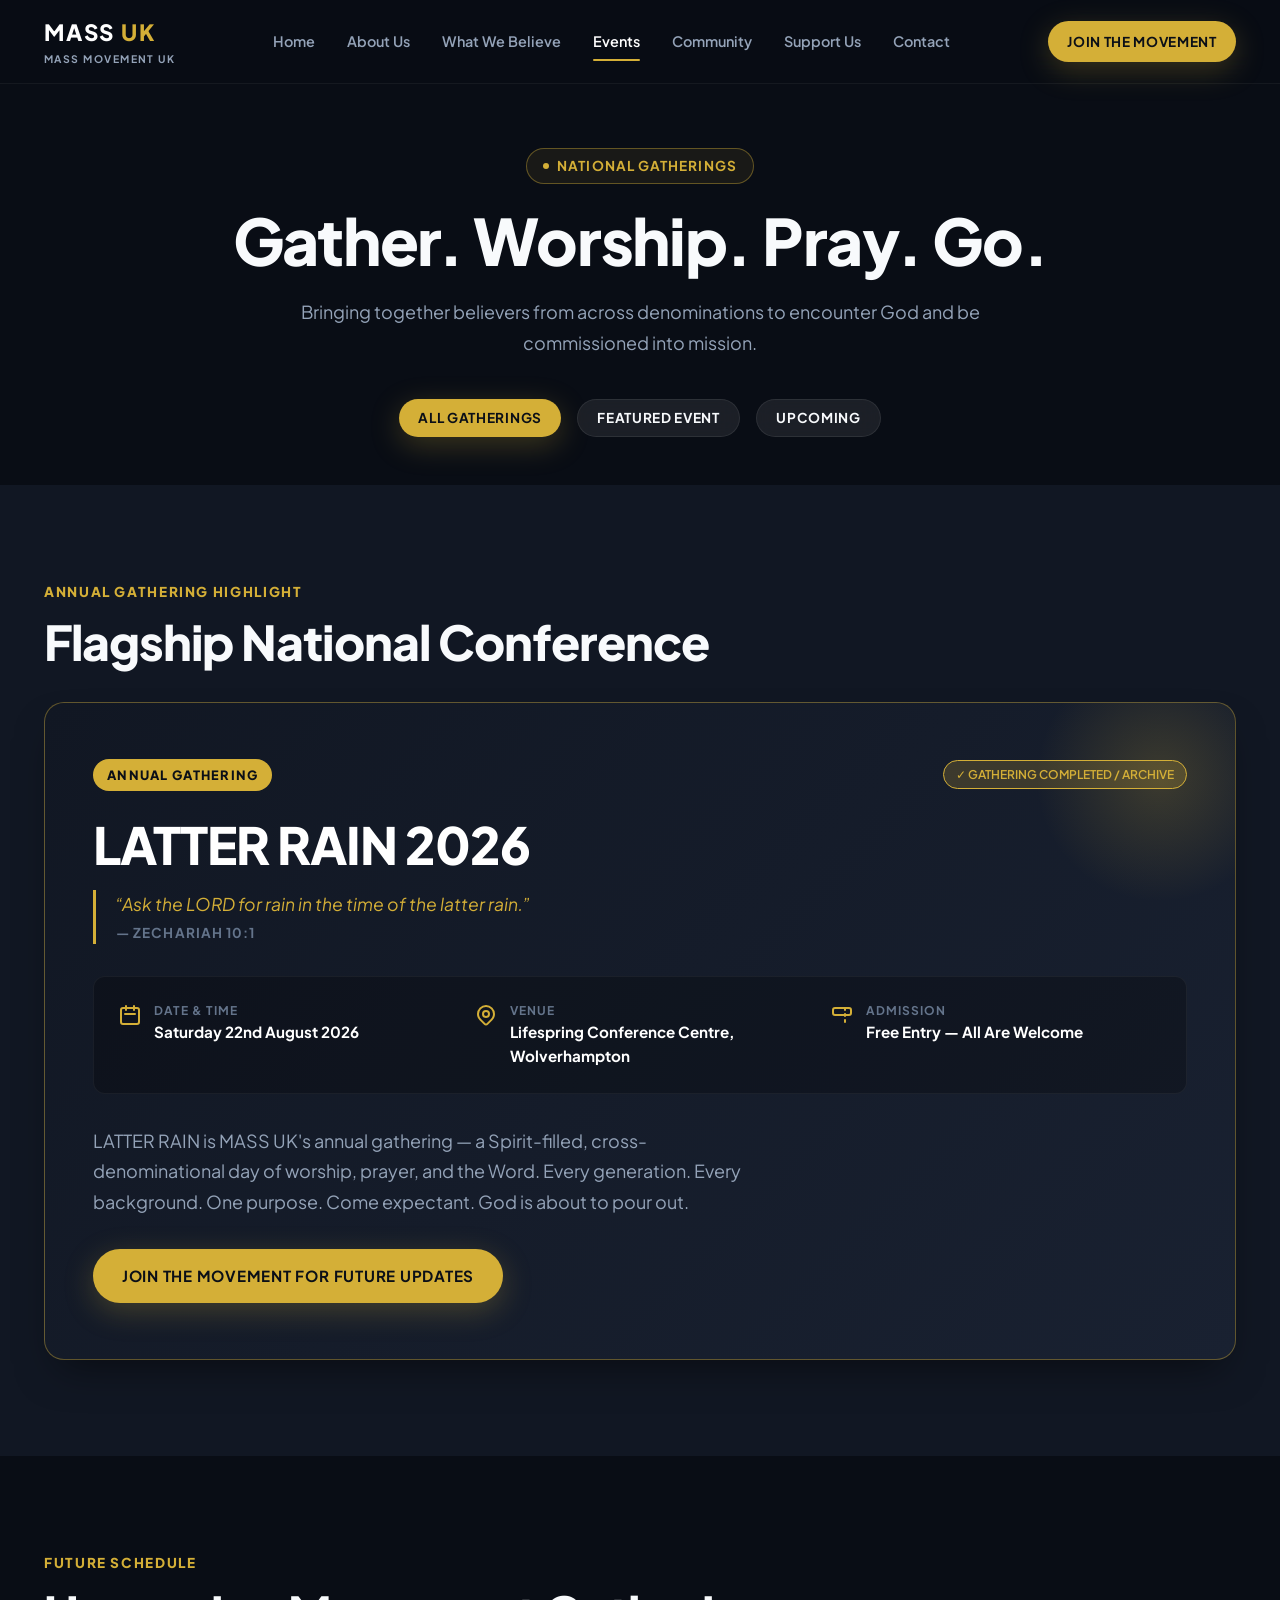
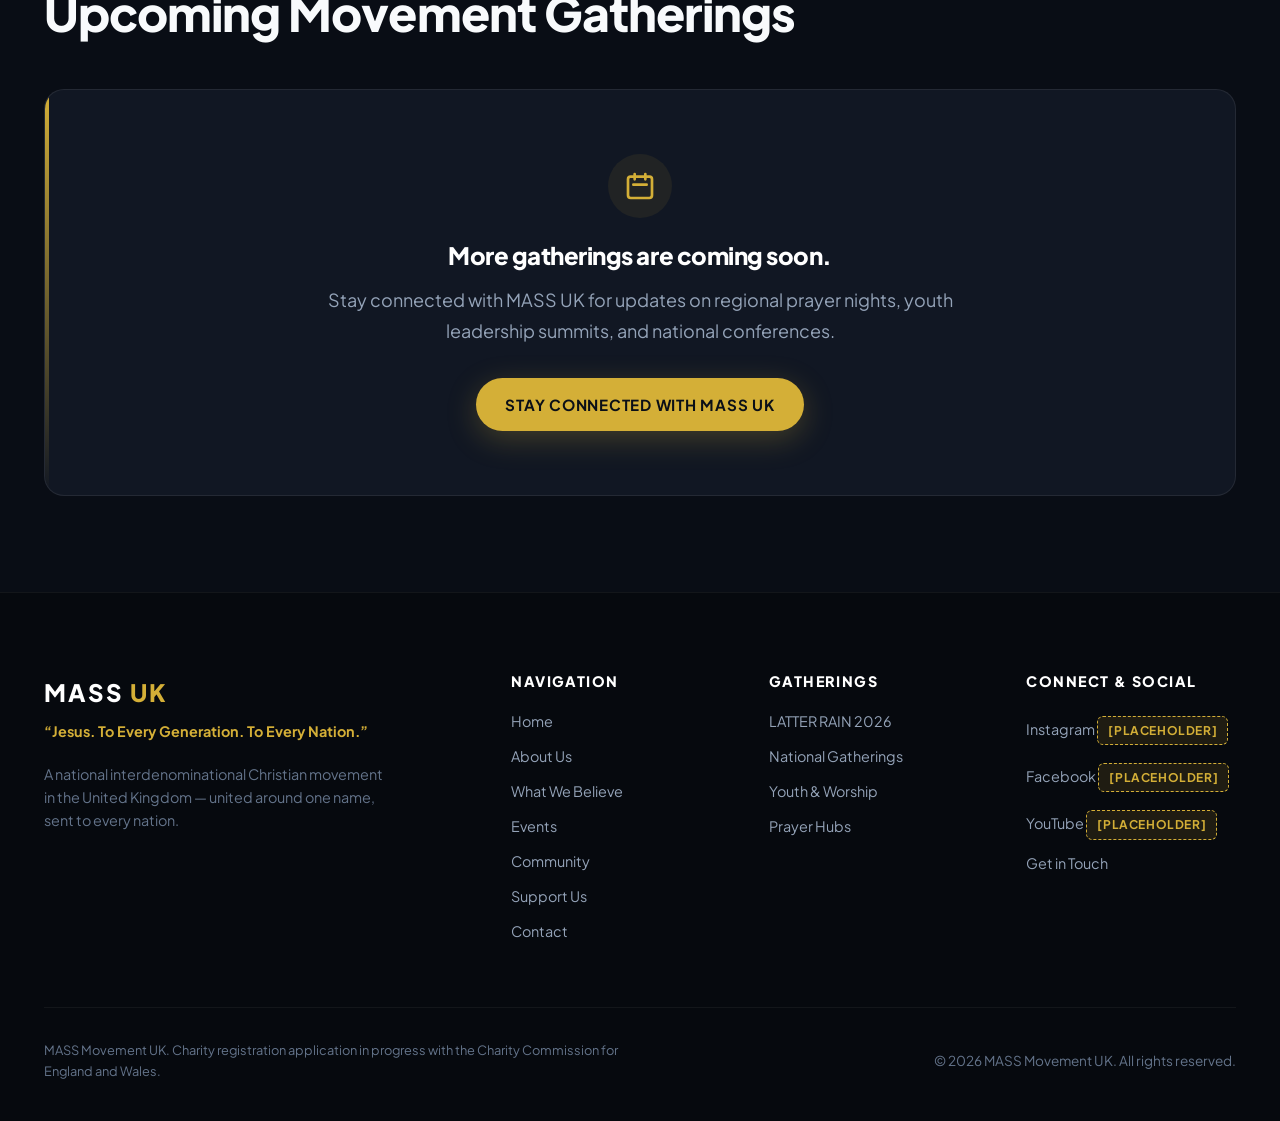
<file: mass-uk/events.html>
<!DOCTYPE html>
<html lang="en-GB">
<head>
  <meta charset="UTF-8">
  <meta name="viewport" content="width=device-width, initial-scale=1.0">
  <title>Events & Gatherings — MASS Movement UK</title>
  
  <meta name="description" content="Join MASS Movement UK for national gatherings, worship nights, and cross-denominational conferences. Gather. Worship. Pray. Go.">
  <meta name="keywords" content="MASS UK Events, Latter Rain 2026, Wolverhampton Christian event, Christian gatherings UK, worship conference UK">
  <meta property="og:title" content="Events & Gatherings — MASS Movement UK">
  <meta property="og:description" content="Gather. Worship. Pray. Go. Discover upcoming and featured gatherings across the UK.">
  <meta property="og:image" content="assets/images/mass-worship.jpg">
  <meta property="og:type" content="website">

  <link rel="preconnect" href="https://fonts.googleapis.com">
  <link rel="preconnect" href="https://fonts.gstatic.com" crossorigin>
  <link href="https://fonts.googleapis.com/css2?family=Plus+Jakarta+Sans:wght@400;500;600;700;800;900&display=swap" rel="stylesheet">
  <link rel="stylesheet" href="css/style.css">
</head>
<body>

  <!-- HEADER -->
  <header class="header">
    <div class="container nav-container">
      <a href="index.html" class="logo-brand" aria-label="MASS Movement UK Homepage">
        <div class="logo-text">MASS <span>UK</span></div>
        <div class="logo-tagline">MASS MOVEMENT UK</div>
      </a>

      <nav class="nav-menu" aria-label="Main Navigation">
        <a href="index.html" class="nav-link">Home</a>
        <a href="about.html" class="nav-link">About Us</a>
        <a href="beliefs.html" class="nav-link">What We Believe</a>
        <a href="events.html" class="nav-link active">Events</a>
        <a href="community.html" class="nav-link">Community</a>
        <a href="support.html" class="nav-link">Support Us</a>
        <a href="contact.html" class="nav-link">Contact</a>
      </nav>

      <div class="header-cta">
        <a href="community.html" class="btn btn-primary btn-sm">JOIN THE MOVEMENT</a>
        <button class="hamburger" aria-label="Toggle mobile menu" aria-expanded="false">
          <span></span>
          <span></span>
          <span></span>
        </button>
      </div>
    </div>
  </header>

  <!-- Mobile Nav Drawer -->
  <div class="mobile-backdrop"></div>
  <aside class="mobile-nav" aria-label="Mobile Navigation">
    <div class="mobile-nav-links">
      <a href="index.html" class="mobile-nav-link">Home</a>
      <a href="about.html" class="mobile-nav-link">About Us</a>
      <a href="beliefs.html" class="mobile-nav-link">What We Believe</a>
      <a href="events.html" class="mobile-nav-link active">Events</a>
      <a href="community.html" class="mobile-nav-link">Community</a>
      <a href="support.html" class="mobile-nav-link">Support Us</a>
      <a href="contact.html" class="mobile-nav-link">Contact</a>
    </div>
    <div style="margin-top: 2rem;">
      <a href="community.html" class="btn btn-primary" style="width: 100%;">JOIN THE MOVEMENT</a>
    </div>
  </aside>

  <!-- PAGE HERO -->
  <section class="section section-dark" style="padding-top: calc(var(--header-height) + 4rem); padding-bottom: 3rem;">
    <div class="container" style="text-align: center;">
      <div class="tagline-badge">NATIONAL GATHERINGS</div>
      <h1 class="section-title" style="font-size: clamp(2.5rem, 5vw, 4rem);">Gather. Worship. Pray. Go.</h1>
      <p class="section-subtitle" style="margin: 0 auto;">
        Bringing together believers from across denominations to encounter God and be commissioned into mission.
      </p>

      <!-- Event Tabs Filter -->
      <div style="display: flex; justify-content: center; gap: 1rem; margin-top: 2.5rem; flex-wrap: wrap;">
        <button class="btn btn-primary btn-sm active" data-event-tab="all">All Gatherings</button>
        <button class="btn btn-secondary btn-sm" data-event-tab="featured">Featured Event</button>
        <button class="btn btn-secondary btn-sm" data-event-tab="upcoming">Upcoming</button>
      </div>
    </div>
  </section>

  <!-- FEATURED EVENT SHOWCASE -->
  <section class="section section-surface" data-event-group="featured">
    <div class="container">
      <div style="margin-bottom: 2rem;" class="reveal">
        <span class="section-label">Annual Gathering Highlight</span>
        <h2 class="section-title">Flagship National Conference</h2>
      </div>

      <div class="event-featured-card reveal">
        <div class="event-badge-row">
          <span class="event-tag">ANNUAL GATHERING</span>
          <!-- Graceful past event / completed status tag per prompt requirements -->
          <span class="event-status-tag" style="background-color: rgba(212, 175, 55, 0.2); color: var(--color-gold); border-color: var(--color-gold);">
            ✓ GATHERING COMPLETED / ARCHIVE
          </span>
        </div>

        <h2 class="event-title">LATTER RAIN 2026</h2>

        <div class="scripture-box">
          “Ask the LORD for rain in the time of the latter rain.”
          <span class="scripture-cite">— Zechariah 10:1</span>
        </div>

        <div class="event-meta-grid">
          <div class="event-meta-item">
            <svg class="event-meta-icon" fill="none" stroke="currentColor" viewBox="0 0 24 24">
              <path stroke-linecap="round" stroke-linejoin="round" stroke-width="2" d="M8 7V3m8 4V3m-9 8h10M5 21h14a2 2 0 002-2V7a2 2 0 00-2-2H5a2 2 0 00-2 2v12a2 2 0 002 2z"></path>
            </svg>
            <div>
              <div class="event-meta-label">Date & Time</div>
              <div class="event-meta-value">Saturday 22nd August 2026</div>
            </div>
          </div>

          <div class="event-meta-item">
            <svg class="event-meta-icon" fill="none" stroke="currentColor" viewBox="0 0 24 24">
              <path stroke-linecap="round" stroke-linejoin="round" stroke-width="2" d="M17.657 16.657L13.414 20.9a1.998 1.998 0 01-2.827 0l-4.244-4.243a8 8 0 1111.314 0z"></path>
              <path stroke-linecap="round" stroke-linejoin="round" stroke-width="2" d="M15 11a3 3 0 11-6 0 3 3 0 016 0z"></path>
            </svg>
            <div>
              <div class="event-meta-label">Venue</div>
              <div class="event-meta-value">Lifespring Conference Centre, Wolverhampton</div>
            </div>
          </div>

          <div class="event-meta-item">
            <svg class="event-meta-icon" fill="none" stroke="currentColor" viewBox="0 0 24 24">
              <path stroke-linecap="round" stroke-linejoin="round" stroke-width="2" d="M15 5v2m0 4v2m0 4v2M5 5a2 2 0 00-2 2v3a2 2 0 002 2h14a2 2 0 002-2V7a2 2 0 00-2-2H5z"></path>
            </svg>
            <div>
              <div class="event-meta-label">Admission</div>
              <div class="event-meta-value">Free Entry — All Are Welcome</div>
            </div>
          </div>
        </div>

        <p class="section-subtitle" style="margin-bottom: 2rem;">
          LATTER RAIN is MASS UK's annual gathering — a Spirit-filled, cross-denominational day of worship, prayer, and the Word. Every generation. Every background. One purpose. Come expectant. God is about to pour out.
        </p>

        <div style="display: flex; gap: 1rem; flex-wrap: wrap;">
          <a href="community.html" class="btn btn-primary">JOIN THE MOVEMENT FOR FUTURE UPDATES</a>
        </div>
      </div>
    </div>
  </section>

  <!-- UPCOMING & EMPTY STATE SECTION -->
  <section class="section section-dark" data-event-group="upcoming">
    <div class="container">
      <div style="margin-bottom: 3rem;" class="reveal">
        <span class="section-label">Future Schedule</span>
        <h2 class="section-title">Upcoming Movement Gatherings</h2>
      </div>

      <!-- Graceful Empty State Box -->
      <div class="intro-box reveal" style="text-align: center; padding: 4rem 2rem;">
        <div style="width: 64px; height: 64px; border-radius: 50%; background: var(--color-gold-subtle); color: var(--color-gold); display: flex; align-items: center; justify-content: center; margin: 0 auto 1.5rem auto;">
          <svg width="32" height="32" fill="none" stroke="currentColor" viewBox="0 0 24 24">
            <path stroke-linecap="round" stroke-linejoin="round" stroke-width="2" d="M8 7V3m8 4V3m-9 8h10M5 21h14a2 2 0 002-2V7a2 2 0 00-2-2H5a2 2 0 00-2 2v12a2 2 0 002 2z"></path>
          </svg>
        </div>
        <h3 style="font-size: 1.5rem; color: #ffffff; margin-bottom: 1rem;">More gatherings are coming soon.</h3>
        <p class="section-subtitle" style="margin: 0 auto 2rem auto;">
          Stay connected with MASS UK for updates on regional prayer nights, youth leadership summits, and national conferences.
        </p>
        <a href="community.html" class="btn btn-primary">STAY CONNECTED WITH MASS UK</a>
      </div>
    </div>
  </section>

  <!-- FOOTER -->
  <footer class="footer">
    <div class="container">
      <div class="footer-grid">
        <div class="footer-brand">
          <div class="logo-text">MASS <span>UK</span></div>
          <div class="footer-tagline">“Jesus. To Every Generation. To Every Nation.”</div>
          <p class="footer-desc">
            A national interdenominational Christian movement in the United Kingdom — united around one name, sent to every nation.
          </p>
        </div>

        <div>
          <h4 class="footer-heading">Navigation</h4>
          <div class="footer-links">
            <a href="index.html">Home</a>
            <a href="about.html">About Us</a>
            <a href="beliefs.html">What We Believe</a>
            <a href="events.html">Events</a>
            <a href="community.html">Community</a>
            <a href="support.html">Support Us</a>
            <a href="contact.html">Contact</a>
          </div>
        </div>

        <div>
          <h4 class="footer-heading">Gatherings</h4>
          <div class="footer-links">
            <a href="events.html">LATTER RAIN 2026</a>
            <a href="events.html">National Gatherings</a>
            <a href="community.html">Youth & Worship</a>
            <a href="community.html">Prayer Hubs</a>
          </div>
        </div>

        <div>
          <h4 class="footer-heading">Connect & Social</h4>
          <div class="footer-links">
            <a href="[PLACEHOLDER — INSTAGRAM]" onclick="alert('Social link placeholder: [PLACEHOLDER — INSTAGRAM]'); return false;">Instagram <span class="placeholder-tag">[PLACEHOLDER]</span></a>
            <a href="[PLACEHOLDER — FACEBOOK]" onclick="alert('Social link placeholder: [PLACEHOLDER — FACEBOOK]'); return false;">Facebook <span class="placeholder-tag">[PLACEHOLDER]</span></a>
            <a href="[PLACEHOLDER — YOUTUBE]" onclick="alert('Social link placeholder: [PLACEHOLDER — YOUTUBE]'); return false;">YouTube <span class="placeholder-tag">[PLACEHOLDER]</span></a>
            <a href="contact.html">Get in Touch</a>
          </div>
        </div>
      </div>

      <div class="footer-bottom">
        <div class="legal-notice">
          MASS Movement UK. Charity registration application in progress with the Charity Commission for England and Wales.
        </div>
        <div>
          © 2026 MASS Movement UK. All rights reserved.
        </div>
      </div>
    </div>
  </footer>

  <script src="js/script.js"></script>
</body>
</html>
</file>
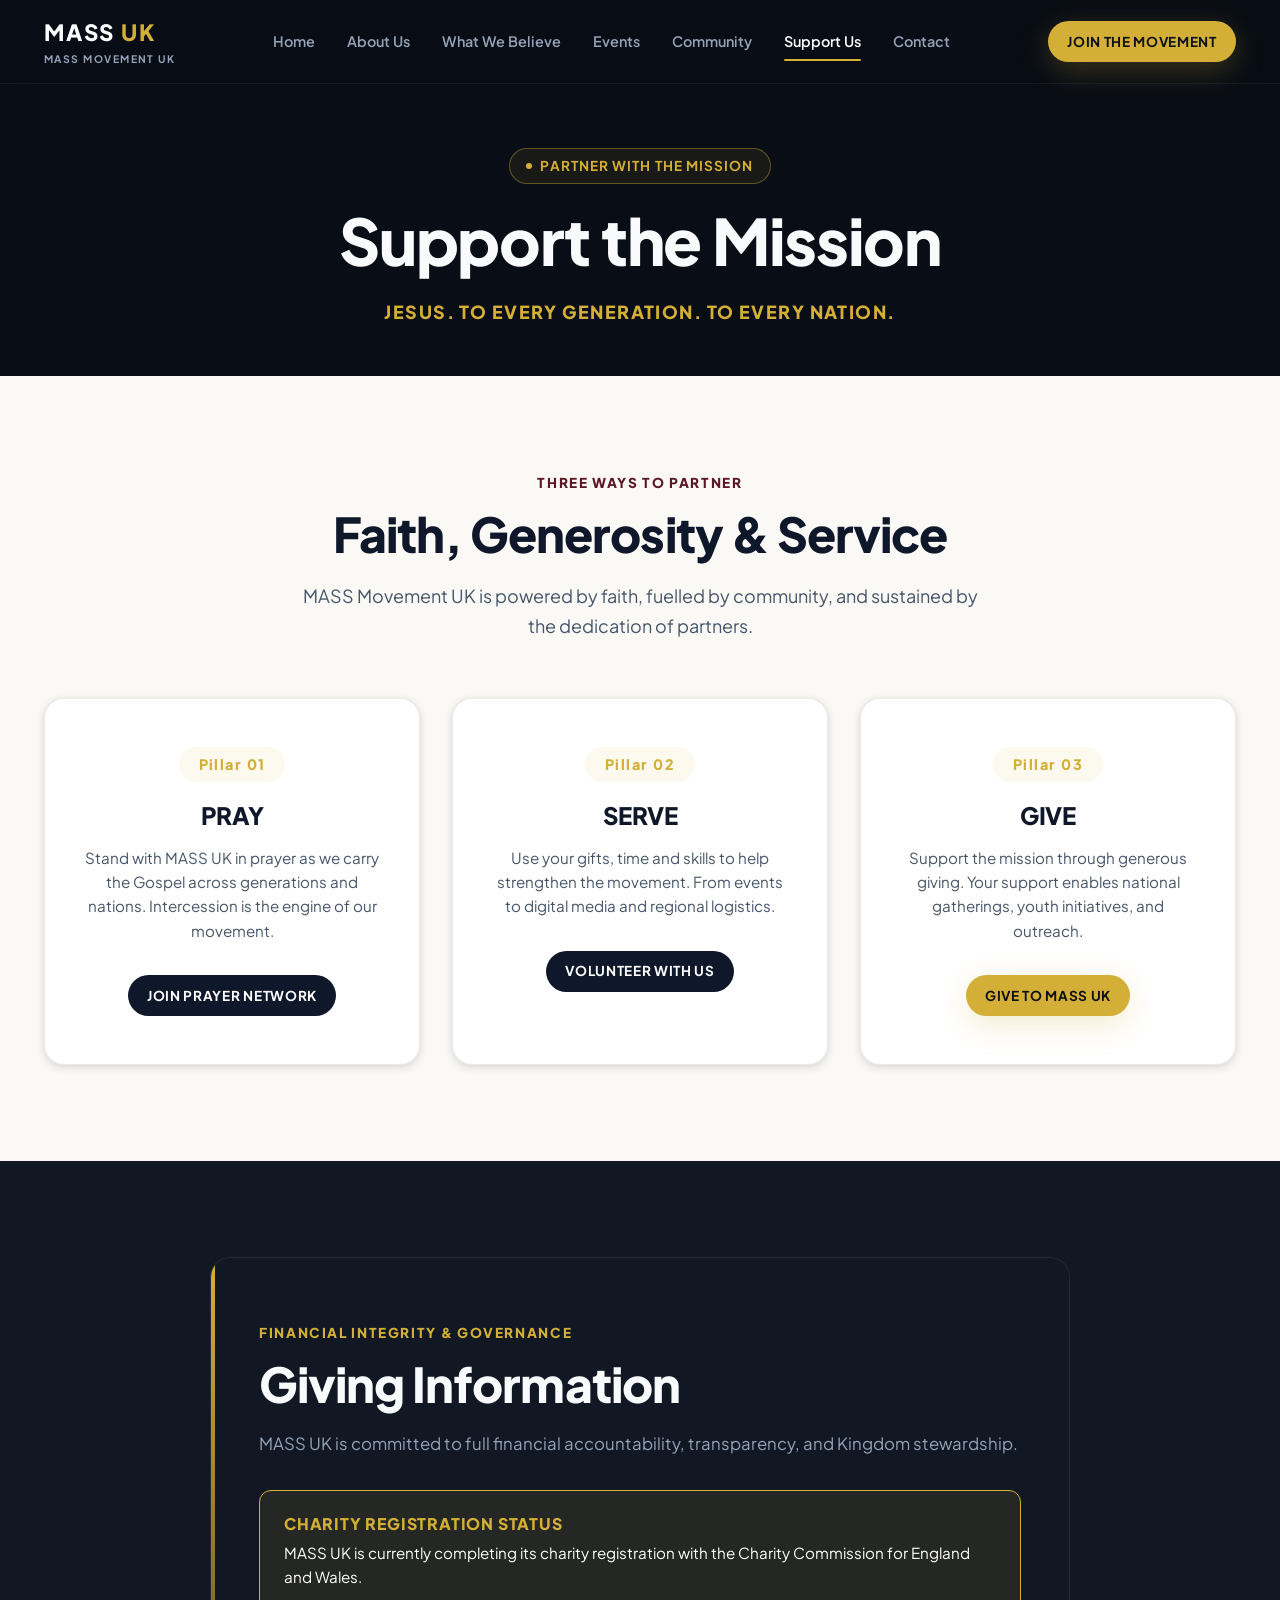
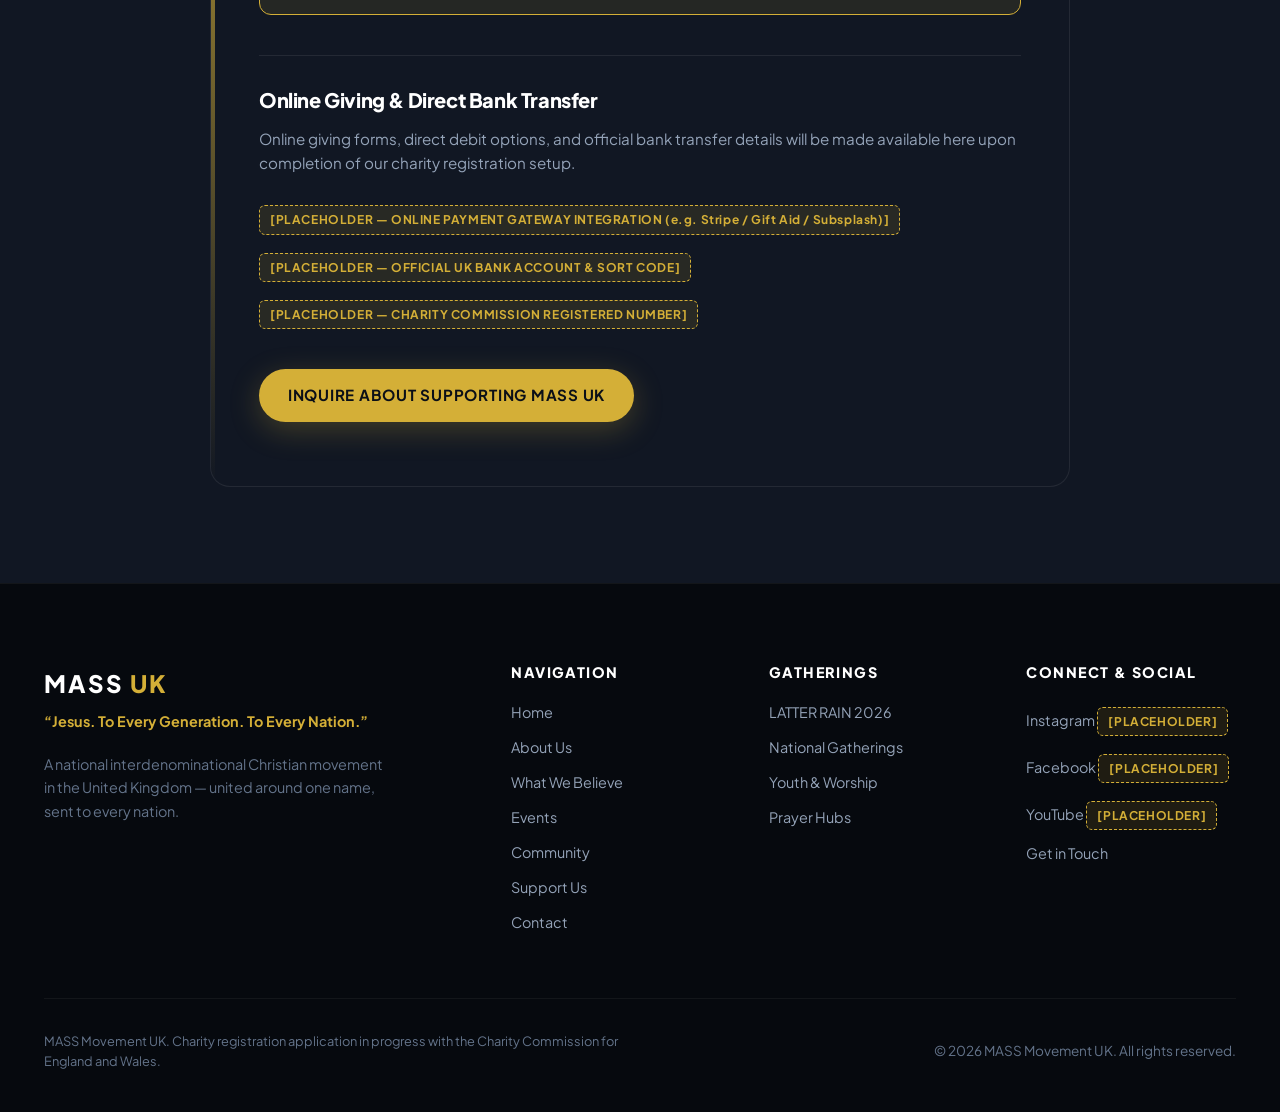
<file: mass-uk/support.html>
<!DOCTYPE html>
<html lang="en-GB">
<head>
  <meta charset="UTF-8">
  <meta name="viewport" content="width=device-width, initial-scale=1.0">
  <title>Support Us — MASS Movement UK</title>
  
  <meta name="description" content="Partner with MASS Movement UK through prayer, serving, and generous giving. Help carry the name of Jesus to every generation and nation.">
  <meta name="keywords" content="Support MASS UK, Christian giving UK, partner with MASS Movement, prayer support, volunteer UK ministry">
  <meta property="og:title" content="Support the Mission — MASS Movement UK">
  <meta property="og:description" content="Jesus. To Every Generation. To Every Nation. Partner with what God is doing across the UK.">
  <meta property="og:image" content="assets/images/mass-hero.jpg">
  <meta property="og:type" content="website">

  <link rel="preconnect" href="https://fonts.googleapis.com">
  <link rel="preconnect" href="https://fonts.gstatic.com" crossorigin>
  <link href="https://fonts.googleapis.com/css2?family=Plus+Jakarta+Sans:wght@400;500;600;700;800;900&display=swap" rel="stylesheet">
  <link rel="stylesheet" href="css/style.css">
</head>
<body>

  <!-- HEADER -->
  <header class="header">
    <div class="container nav-container">
      <a href="index.html" class="logo-brand" aria-label="MASS Movement UK Homepage">
        <div class="logo-text">MASS <span>UK</span></div>
        <div class="logo-tagline">MASS MOVEMENT UK</div>
      </a>

      <nav class="nav-menu" aria-label="Main Navigation">
        <a href="index.html" class="nav-link">Home</a>
        <a href="about.html" class="nav-link">About Us</a>
        <a href="beliefs.html" class="nav-link">What We Believe</a>
        <a href="events.html" class="nav-link">Events</a>
        <a href="community.html" class="nav-link">Community</a>
        <a href="support.html" class="nav-link active">Support Us</a>
        <a href="contact.html" class="nav-link">Contact</a>
      </nav>

      <div class="header-cta">
        <a href="community.html" class="btn btn-primary btn-sm">JOIN THE MOVEMENT</a>
        <button class="hamburger" aria-label="Toggle mobile menu" aria-expanded="false">
          <span></span>
          <span></span>
          <span></span>
        </button>
      </div>
    </div>
  </header>

  <!-- Mobile Nav Drawer -->
  <div class="mobile-backdrop"></div>
  <aside class="mobile-nav" aria-label="Mobile Navigation">
    <div class="mobile-nav-links">
      <a href="index.html" class="mobile-nav-link">Home</a>
      <a href="about.html" class="mobile-nav-link">About Us</a>
      <a href="beliefs.html" class="mobile-nav-link">What We Believe</a>
      <a href="events.html" class="mobile-nav-link">Events</a>
      <a href="community.html" class="mobile-nav-link">Community</a>
      <a href="support.html" class="mobile-nav-link active">Support Us</a>
      <a href="contact.html" class="mobile-nav-link">Contact</a>
    </div>
    <div style="margin-top: 2rem;">
      <a href="community.html" class="btn btn-primary" style="width: 100%;">JOIN THE MOVEMENT</a>
    </div>
  </aside>

  <!-- PAGE HERO -->
  <section class="section section-dark" style="padding-top: calc(var(--header-height) + 4rem); padding-bottom: 3rem;">
    <div class="container" style="text-align: center;">
      <div class="tagline-badge">PARTNER WITH THE MISSION</div>
      <h1 class="section-title" style="font-size: clamp(2.5rem, 5vw, 4rem);">Support the Mission</h1>
      <p class="section-subtitle" style="margin: 0 auto; color: var(--color-gold); font-weight: 800; text-transform: uppercase; letter-spacing: 0.08em;">
        Jesus. To Every Generation. To Every Nation.
      </p>
    </div>
  </section>

  <!-- 3 PILLARS SECTION -->
  <section class="section section-light">
    <div class="container">
      <div style="text-align: center; margin-bottom: 3.5rem;" class="reveal">
        <span class="section-label" style="color: var(--color-burgundy);">Three Ways to Partner</span>
        <h2 class="section-title light">Faith, Generosity & Service</h2>
        <p class="section-subtitle light" style="margin: 0 auto;">
          MASS Movement UK is powered by faith, fuelled by community, and sustained by the dedication of partners.
        </p>
      </div>

      <div class="grid giving-grid">
        
        <!-- Pillar 1: PRAY -->
        <div class="giving-card reveal">
          <span class="giving-pillar-badge">Pillar 01</span>
          <h3>PRAY</h3>
          <p>
            Stand with MASS UK in prayer as we carry the Gospel across generations and nations. Intercession is the engine of our movement.
          </p>
          <a href="contact.html" class="btn btn-light-dark btn-sm">JOIN PRAYER NETWORK</a>
        </div>

        <!-- Pillar 2: SERVE -->
        <div class="giving-card reveal">
          <span class="giving-pillar-badge">Pillar 02</span>
          <h3>SERVE</h3>
          <p>
            Use your gifts, time and skills to help strengthen the movement. From events to digital media and regional logistics.
          </p>
          <a href="community.html" class="btn btn-light-dark btn-sm">VOLUNTEER WITH US</a>
        </div>

        <!-- Pillar 3: GIVE -->
        <div class="giving-card reveal">
          <span class="giving-pillar-badge">Pillar 03</span>
          <h3>GIVE</h3>
          <p>
            Support the mission through generous giving. Your support enables national gatherings, youth initiatives, and outreach.
          </p>
          <a href="#giving-details" class="btn btn-primary btn-sm">GIVE TO MASS UK</a>
        </div>

      </div>
    </div>
  </section>

  <!-- GIVING DETAILS & CHARITY COMMISSION NOTICE -->
  <section class="section section-surface" id="giving-details">
    <div class="container">
      <div class="intro-box reveal" style="max-width: 860px; margin: 0 auto;">
        <span class="section-label">Financial Integrity & Governance</span>
        <h2 class="section-title">Giving Information</h2>
        
        <p style="font-size: 1.05rem; color: var(--text-dark-secondary); margin-bottom: 2rem;">
          MASS UK is committed to full financial accountability, transparency, and Kingdom stewardship.
        </p>

        <!-- Official Legal Status Box -->
        <div style="padding: 1.5rem; background-color: rgba(212, 175, 55, 0.1); border: 1px solid var(--color-gold); border-radius: var(--radius-md); margin-bottom: 2.5rem;">
          <h4 style="font-size: 1rem; color: var(--color-gold); margin-bottom: 0.5rem; text-transform: uppercase; letter-spacing: 0.05em;">Charity Registration Status</h4>
          <p style="font-size: 0.95rem; color: #ffffff; margin: 0;">
            MASS UK is currently completing its charity registration with the Charity Commission for England and Wales.
          </p>
        </div>

        <!-- Placeholder Section for Client Bank / Online Gateway -->
        <div style="border-top: 1px solid var(--border-dark); padding-top: 2rem;">
          <h3 style="font-size: 1.25rem; color: #ffffff; margin-bottom: 1rem;">Online Giving & Direct Bank Transfer</h3>
          <p style="color: var(--text-dark-secondary); font-size: 0.95rem; margin-bottom: 1.5rem;">
            Online giving forms, direct debit options, and official bank transfer details will be made available here upon completion of our charity registration setup.
          </p>

          <div style="display: flex; flex-direction: column; gap: 0.75rem;">
            <div><span class="placeholder-tag">[PLACEHOLDER — ONLINE PAYMENT GATEWAY INTEGRATION (e.g. Stripe / Gift Aid / Subsplash)]</span></div>
            <div><span class="placeholder-tag">[PLACEHOLDER — OFFICIAL UK BANK ACCOUNT & SORT CODE]</span></div>
            <div><span class="placeholder-tag">[PLACEHOLDER — CHARITY COMMISSION REGISTERED NUMBER]</span></div>
          </div>
        </div>

        <div style="margin-top: 2.5rem;">
          <a href="contact.html" class="btn btn-primary">INQUIRE ABOUT SUPPORTING MASS UK</a>
        </div>
      </div>
    </div>
  </section>

  <!-- FOOTER -->
  <footer class="footer">
    <div class="container">
      <div class="footer-grid">
        <div class="footer-brand">
          <div class="logo-text">MASS <span>UK</span></div>
          <div class="footer-tagline">“Jesus. To Every Generation. To Every Nation.”</div>
          <p class="footer-desc">
            A national interdenominational Christian movement in the United Kingdom — united around one name, sent to every nation.
          </p>
        </div>

        <div>
          <h4 class="footer-heading">Navigation</h4>
          <div class="footer-links">
            <a href="index.html">Home</a>
            <a href="about.html">About Us</a>
            <a href="beliefs.html">What We Believe</a>
            <a href="events.html">Events</a>
            <a href="community.html">Community</a>
            <a href="support.html">Support Us</a>
            <a href="contact.html">Contact</a>
          </div>
        </div>

        <div>
          <h4 class="footer-heading">Gatherings</h4>
          <div class="footer-links">
            <a href="events.html">LATTER RAIN 2026</a>
            <a href="events.html">National Gatherings</a>
            <a href="community.html">Youth & Worship</a>
            <a href="community.html">Prayer Hubs</a>
          </div>
        </div>

        <div>
          <h4 class="footer-heading">Connect & Social</h4>
          <div class="footer-links">
            <a href="[PLACEHOLDER — INSTAGRAM]" onclick="alert('Social link placeholder: [PLACEHOLDER — INSTAGRAM]'); return false;">Instagram <span class="placeholder-tag">[PLACEHOLDER]</span></a>
            <a href="[PLACEHOLDER — FACEBOOK]" onclick="alert('Social link placeholder: [PLACEHOLDER — FACEBOOK]'); return false;">Facebook <span class="placeholder-tag">[PLACEHOLDER]</span></a>
            <a href="[PLACEHOLDER — YOUTUBE]" onclick="alert('Social link placeholder: [PLACEHOLDER — YOUTUBE]'); return false;">YouTube <span class="placeholder-tag">[PLACEHOLDER]</span></a>
            <a href="contact.html">Get in Touch</a>
          </div>
        </div>
      </div>

      <div class="footer-bottom">
        <div class="legal-notice">
          MASS Movement UK. Charity registration application in progress with the Charity Commission for England and Wales.
        </div>
        <div>
          © 2026 MASS Movement UK. All rights reserved.
        </div>
      </div>
    </div>
  </footer>

  <script src="js/script.js"></script>
</body>
</html>
</file>
<file: mass-uk/css/style.css>
/* ==========================================================================
   MASS MOVEMENT UK — Master Stylesheet
   Tagline: "Jesus. To Every Generation. To Every Nation."
   Static Web Design System
   ========================================================================== */

/* --------------------------------------------------------------------------
   1. DESIGN TOKENS & CSS VARIABLES
   -------------------------------------------------------------------------- */
:root {
  /* Brand Palette */
  --color-dark-bg: #090d15;
  --color-dark-surface: #111723;
  --color-dark-surface-2: #192131;
  --color-dark-card: rgba(23, 31, 46, 0.7);
  
  --color-light-bg: #faf9f6;
  --color-light-surface: #ffffff;
  --color-light-surface-2: #f2efe9;
  
  --color-gold: #d4af37;
  --color-gold-hover: #e6bf43;
  --color-gold-glow: rgba(212, 175, 55, 0.2);
  --color-gold-subtle: rgba(212, 175, 55, 0.08);
  
  --color-royal-blue: #1b2838;
  --color-burgundy: #5c1825;
  
  /* Text Colors */
  --text-dark-primary: #f8fafc;
  --text-dark-secondary: #94a3b8;
  --text-dark-muted: #64748b;
  
  --text-light-primary: #0f172a;
  --text-light-secondary: #475569;
  --text-light-muted: #64748b;

  /* Borders & Shadows */
  --border-dark: rgba(255, 255, 255, 0.08);
  --border-dark-hover: rgba(212, 175, 55, 0.4);
  --border-light: rgba(0, 0, 0, 0.08);
  
  --shadow-sm: 0 2px 8px rgba(0, 0, 0, 0.15);
  --shadow-md: 0 10px 30px -10px rgba(0, 0, 0, 0.3);
  --shadow-lg: 0 20px 40px -15px rgba(0, 0, 0, 0.5);
  --shadow-gold: 0 8px 30px rgba(212, 175, 55, 0.25);

  /* Typography */
  --font-primary: 'Plus Jakarta Sans', system-ui, -apple-system, BlinkMacSystemFont, 'Segoe UI', Roboto, sans-serif;
  
  /* Layout & Spacing */
  --container-max: 1240px;
  --header-height: 84px;
  --radius-sm: 6px;
  --radius-md: 12px;
  --radius-lg: 20px;
  --radius-pill: 9999px;

  /* Transitions */
  --transition-fast: 0.2s cubic-bezier(0.16, 1, 0.3, 1);
  --transition-normal: 0.35s cubic-bezier(0.16, 1, 0.3, 1);
  --transition-slow: 0.6s cubic-bezier(0.16, 1, 0.3, 1);
}

/* --------------------------------------------------------------------------
   2. GLOBAL RESET & BASE STYLES
   -------------------------------------------------------------------------- */
*, *::before, *::after {
  box-sizing: border-box;
  margin: 0;
  padding: 0;
}

html {
  font-size: 16px;
  scroll-behavior: smooth;
  -webkit-font-smoothing: antialiased;
  -moz-osx-font-smoothing: grayscale;
}

body {
  font-family: var(--font-primary);
  background-color: var(--color-dark-bg);
  color: var(--text-dark-primary);
  line-height: 1.6;
  overflow-x: hidden;
}

img {
  max-width: 100%;
  height: auto;
  display: block;
}

a {
  color: inherit;
  text-decoration: none;
  transition: color var(--transition-fast);
}

ul, ol {
  list-style: none;
}

button, input, textarea, select {
  font-family: inherit;
  font-size: inherit;
  border: none;
  outline: none;
  background: none;
}

button {
  cursor: pointer;
}

/* Focus outline for accessibility */
a:focus-visible,
button:focus-visible,
input:focus-visible,
textarea:focus-visible {
  outline: 2px solid var(--color-gold);
  outline-offset: 3px;
}

/* --------------------------------------------------------------------------
   3. TYPOGRAPHY & UTILITIES
   -------------------------------------------------------------------------- */
h1, h2, h3, h4, h5, h6 {
  font-weight: 800;
  line-height: 1.15;
  letter-spacing: -0.02em;
}

.text-gold {
  color: var(--color-gold);
}

.text-uppercase {
  text-transform: uppercase;
  letter-spacing: 0.1em;
}

.tagline-badge {
  display: inline-flex;
  align-items: center;
  gap: 8px;
  padding: 6px 16px;
  background-color: var(--color-gold-subtle);
  border: 1px solid var(--border-dark-hover);
  border-radius: var(--radius-pill);
  color: var(--color-gold);
  font-size: 0.85rem;
  font-weight: 700;
  letter-spacing: 0.08em;
  text-transform: uppercase;
  margin-bottom: 1.25rem;
}

.tagline-badge::before {
  content: '';
  width: 6px;
  height: 6px;
  border-radius: 50%;
  background-color: var(--color-gold);
}

.section-label {
  font-size: 0.85rem;
  font-weight: 800;
  text-transform: uppercase;
  letter-spacing: 0.12em;
  color: var(--color-gold);
  margin-bottom: 0.75rem;
  display: block;
}

.section-title {
  font-size: clamp(2rem, 4vw, 3rem);
  font-weight: 800;
  color: var(--text-dark-primary);
  margin-bottom: 1.25rem;
}

.section-title.light {
  color: var(--text-light-primary);
}

.section-subtitle {
  font-size: 1.125rem;
  color: var(--text-dark-secondary);
  max-width: 680px;
  line-height: 1.7;
}

.section-subtitle.light {
  color: var(--text-light-secondary);
}

.container {
  width: 100%;
  max-width: var(--container-max);
  margin: 0 auto;
  padding: 0 1.5rem;
}

.grid {
  display: grid;
  gap: 2rem;
}

.flex {
  display: flex;
}

/* Section Containers */
.section {
  padding: 6rem 0;
  position: relative;
}

.section-dark {
  background-color: var(--color-dark-bg);
  color: var(--text-dark-primary);
}

.section-surface {
  background-color: var(--color-dark-surface);
  color: var(--text-dark-primary);
}

.section-light {
  background-color: var(--color-light-bg);
  color: var(--text-light-primary);
}

.section-light-surface {
  background-color: var(--color-light-surface);
  color: var(--text-light-primary);
}

/* --------------------------------------------------------------------------
   4. BUTTONS & INTERACTIVE ELEMENTS
   -------------------------------------------------------------------------- */
.btn {
  display: inline-flex;
  align-items: center;
  justify-content: center;
  gap: 10px;
  padding: 0.9rem 1.8rem;
  font-size: 0.95rem;
  font-weight: 700;
  border-radius: var(--radius-pill);
  transition: all var(--transition-fast);
  text-transform: uppercase;
  letter-spacing: 0.05em;
  white-space: nowrap;
}

.btn-primary {
  background-color: var(--color-gold);
  color: #0b0f17;
  box-shadow: var(--shadow-gold);
}

.btn-primary:hover {
  background-color: var(--color-gold-hover);
  transform: translateY(-2px);
  box-shadow: 0 12px 35px rgba(212, 175, 55, 0.4);
}

.btn-secondary {
  background-color: rgba(255, 255, 255, 0.08);
  color: var(--text-dark-primary);
  border: 1px solid var(--border-dark);
  backdrop-filter: blur(10px);
}

.btn-secondary:hover {
  background-color: rgba(255, 255, 255, 0.15);
  border-color: rgba(255, 255, 255, 0.25);
  transform: translateY(-2px);
}

.btn-outline-gold {
  background-color: transparent;
  color: var(--color-gold);
  border: 1.5px solid var(--color-gold);
}

.btn-outline-gold:hover {
  background-color: var(--color-gold-subtle);
  transform: translateY(-2px);
}

.btn-light-dark {
  background-color: var(--text-light-primary);
  color: var(--color-light-surface);
}

.btn-light-dark:hover {
  background-color: #1e293b;
  transform: translateY(-2px);
}

.btn-sm {
  padding: 0.6rem 1.2rem;
  font-size: 0.85rem;
}

.btn-lg {
  padding: 1.1rem 2.4rem;
  font-size: 1.05rem;
}

/* Placeholder tag badge */
.placeholder-tag {
  display: inline-block;
  padding: 4px 10px;
  background-color: rgba(212, 175, 55, 0.12);
  border: 1px dashed var(--color-gold);
  color: var(--color-gold);
  font-size: 0.75rem;
  font-weight: 700;
  border-radius: var(--radius-sm);
  letter-spacing: 0.05em;
  margin-top: 6px;
}

/* --------------------------------------------------------------------------
   5. HEADER & NAVIGATION
   -------------------------------------------------------------------------- */
.header {
  position: fixed;
  top: 0;
  left: 0;
  width: 100%;
  height: var(--header-height);
  z-index: 1000;
  transition: all var(--transition-normal);
  background-color: rgba(9, 13, 21, 0.75);
  backdrop-filter: blur(16px);
  -webkit-backdrop-filter: blur(16px);
  border-bottom: 1px solid rgba(255, 255, 255, 0.05);
}

.header.scrolled {
  background-color: rgba(9, 13, 21, 0.95);
  box-shadow: 0 10px 30px rgba(0, 0, 0, 0.4);
  border-bottom: 1px solid rgba(212, 175, 55, 0.15);
}

.nav-container {
  display: flex;
  align-items: center;
  justify-content: space-between;
  height: 100%;
}

.logo-brand {
  display: flex;
  flex-direction: column;
}

.logo-text {
  font-size: 1.4rem;
  font-weight: 900;
  letter-spacing: 0.08em;
  color: #ffffff;
  display: flex;
  align-items: center;
  gap: 6px;
}

.logo-text span {
  color: var(--color-gold);
}

.logo-tagline {
  font-size: 0.65rem;
  font-weight: 700;
  letter-spacing: 0.14em;
  color: var(--text-dark-secondary);
  text-transform: uppercase;
}

/* Desktop Nav Menu */
.nav-menu {
  display: flex;
  align-items: center;
  gap: 2rem;
}

.nav-link {
  font-size: 0.9rem;
  font-weight: 600;
  color: var(--text-dark-secondary);
  position: relative;
  padding: 0.5rem 0;
}

.nav-link:hover,
.nav-link.active {
  color: #ffffff;
}

.nav-link::after {
  content: '';
  position: absolute;
  bottom: 0;
  left: 0;
  width: 0%;
  height: 2px;
  background-color: var(--color-gold);
  transition: width var(--transition-fast);
  border-radius: var(--radius-pill);
}

.nav-link:hover::after,
.nav-link.active::after {
  width: 100%;
}

.header-cta {
  display: flex;
  align-items: center;
  gap: 1rem;
}

/* Hamburger Button */
.hamburger {
  display: none;
  flex-direction: column;
  justify-content: space-between;
  width: 30px;
  height: 20px;
  background: none;
  border: none;
  cursor: pointer;
  z-index: 1002;
}

.hamburger span {
  width: 100%;
  height: 2px;
  background-color: #ffffff;
  border-radius: 2px;
  transition: all var(--transition-fast);
}

.hamburger.open span:nth-child(1) {
  transform: translateY(9px) rotate(45deg);
  background-color: var(--color-gold);
}

.hamburger.open span:nth-child(2) {
  opacity: 0;
}

.hamburger.open span:nth-child(3) {
  transform: translateY(-9px) rotate(-45deg);
  background-color: var(--color-gold);
}

/* Mobile Drawer Overlay */
.mobile-nav {
  position: fixed;
  top: 0;
  right: -100%;
  width: 100%;
  max-width: 360px;
  height: 100vh;
  background-color: var(--color-dark-surface);
  border-left: 1px solid var(--border-dark-hover);
  box-shadow: -10px 0 40px rgba(0,0,0,0.6);
  z-index: 1001;
  padding: 6rem 2rem 3rem 2rem;
  display: flex;
  flex-direction: column;
  justify-content: space-between;
  transition: right var(--transition-normal);
}

.mobile-nav.open {
  right: 0;
}

.mobile-nav-links {
  display: flex;
  flex-direction: column;
  gap: 1.5rem;
}

.mobile-nav-link {
  font-size: 1.25rem;
  font-weight: 700;
  color: var(--text-dark-secondary);
}

.mobile-nav-link.active,
.mobile-nav-link:hover {
  color: var(--color-gold);
}

.mobile-backdrop {
  position: fixed;
  top: 0;
  left: 0;
  width: 100vw;
  height: 100vh;
  background-color: rgba(0, 0, 0, 0.7);
  backdrop-filter: blur(4px);
  z-index: 1000;
  opacity: 0;
  visibility: hidden;
  transition: all var(--transition-fast);
}

.mobile-backdrop.open {
  opacity: 1;
  visibility: visible;
}

/* --------------------------------------------------------------------------
   6. HERO SECTION
   -------------------------------------------------------------------------- */
.hero {
  position: relative;
  min-height: 100vh;
  display: flex;
  align-items: center;
  justify-content: center;
  padding-top: calc(var(--header-height) + 2rem);
  padding-bottom: 4rem;
  overflow: hidden;
  background-color: var(--color-dark-bg);
}

.hero-bg-image {
  position: absolute;
  top: 0;
  left: 0;
  width: 100%;
  height: 100%;
  object-fit: cover;
  object-position: center;
  z-index: 1;
  transform: scale(1.03);
  transition: transform 10s ease-out;
}

.hero-overlay {
  position: absolute;
  top: 0;
  left: 0;
  width: 100%;
  height: 100%;
  background: linear-gradient(
    180deg,
    rgba(9, 13, 21, 0.85) 0%,
    rgba(9, 13, 21, 0.75) 50%,
    rgba(9, 13, 21, 0.95) 100%
  );
  z-index: 2;
}

.hero-content {
  position: relative;
  z-index: 3;
  text-align: center;
  max-width: 900px;
  margin: 0 auto;
}

.hero-title {
  font-size: clamp(2.5rem, 6vw, 4.5rem);
  font-weight: 900;
  color: #ffffff;
  margin-bottom: 1.5rem;
  line-height: 1.08;
}

.hero-subtitle {
  font-size: clamp(1.1rem, 2.2vw, 1.35rem);
  color: var(--text-dark-secondary);
  line-height: 1.6;
  margin-bottom: 2.5rem;
  max-width: 760px;
  margin-left: auto;
  margin-right: auto;
}

.hero-actions {
  display: flex;
  flex-wrap: wrap;
  align-items: center;
  justify-content: center;
  gap: 1.25rem;
}

.scroll-down-hint {
  position: absolute;
  bottom: 2rem;
  left: 50%;
  transform: translateX(-50%);
  z-index: 3;
  display: flex;
  flex-direction: column;
  align-items: center;
  gap: 8px;
  color: var(--text-dark-muted);
  font-size: 0.75rem;
  font-weight: 700;
  letter-spacing: 0.1em;
  text-transform: uppercase;
  transition: color var(--transition-fast);
}

.scroll-down-hint:hover {
  color: var(--color-gold);
}

.scroll-icon {
  width: 20px;
  height: 32px;
  border: 2px solid rgba(255, 255, 255, 0.2);
  border-radius: 10px;
  position: relative;
}

.scroll-icon::after {
  content: '';
  position: absolute;
  top: 6px;
  left: 50%;
  transform: translateX(-50%);
  width: 4px;
  height: 6px;
  background-color: var(--color-gold);
  border-radius: 2px;
  animation: scrollAnim 1.8s infinite ease-in-out;
}

@keyframes scrollAnim {
  0% { transform: translate(-50%, 0); opacity: 1; }
  80% { transform: translate(-50%, 12px); opacity: 0; }
  100% { transform: translate(-50%, 0); opacity: 0; }
}

/* --------------------------------------------------------------------------
   7. INTRO / WHO WE ARE SECTION
   -------------------------------------------------------------------------- */
.intro-box {
  background-color: var(--color-dark-surface);
  border: 1px solid var(--border-dark);
  border-radius: var(--radius-lg);
  padding: 4rem 3rem;
  position: relative;
  overflow: hidden;
}

.intro-box::before {
  content: '';
  position: absolute;
  top: 0;
  left: 0;
  width: 4px;
  height: 100%;
  background: linear-gradient(180deg, var(--color-gold) 0%, transparent 100%);
}

.intro-quote {
  font-size: clamp(1.4rem, 3vw, 2.2rem);
  font-weight: 800;
  color: #ffffff;
  line-height: 1.3;
  margin-bottom: 1.5rem;
}

.intro-lead {
  font-size: 1.15rem;
  color: var(--text-dark-secondary);
  line-height: 1.7;
  margin-bottom: 2rem;
}

/* --------------------------------------------------------------------------
   8. FEATURED EVENT CARD (LATTER RAIN 2026)
   -------------------------------------------------------------------------- */
.event-featured-card {
  background: linear-gradient(135deg, var(--color-dark-surface) 0%, var(--color-dark-surface-2) 100%);
  border: 1px solid var(--border-dark-hover);
  border-radius: var(--radius-lg);
  padding: 3.5rem 3rem;
  box-shadow: var(--shadow-lg);
  position: relative;
  overflow: hidden;
}

.event-featured-card::after {
  content: '';
  position: absolute;
  top: -50px;
  right: -50px;
  width: 250px;
  height: 250px;
  background: radial-gradient(circle, var(--color-gold-glow) 0%, transparent 70%);
  pointer-events: none;
}

.event-badge-row {
  display: flex;
  align-items: center;
  justify-content: space-between;
  flex-wrap: wrap;
  gap: 1rem;
  margin-bottom: 1.5rem;
}

.event-tag {
  background-color: var(--color-gold);
  color: #0b0f17;
  padding: 6px 14px;
  border-radius: var(--radius-pill);
  font-size: 0.8rem;
  font-weight: 800;
  letter-spacing: 0.1em;
  text-transform: uppercase;
}

.event-status-tag {
  background-color: rgba(255, 255, 255, 0.08);
  color: var(--text-dark-secondary);
  border: 1px solid var(--border-dark);
  padding: 4px 12px;
  border-radius: var(--radius-pill);
  font-size: 0.75rem;
  font-weight: 600;
}

.event-title {
  font-size: clamp(2rem, 4.5vw, 3.2rem);
  font-weight: 900;
  color: #ffffff;
  margin-bottom: 1rem;
}

.scripture-box {
  border-left: 3px solid var(--color-gold);
  padding-left: 1.25rem;
  margin-bottom: 2rem;
  font-style: italic;
  color: var(--color-gold);
  font-size: 1.1rem;
}

.scripture-cite {
  display: block;
  font-style: normal;
  font-size: 0.85rem;
  font-weight: 700;
  color: var(--text-dark-muted);
  margin-top: 4px;
  text-transform: uppercase;
  letter-spacing: 0.08em;
}

.event-meta-grid {
  display: grid;
  grid-template-columns: repeat(auto-fit, minmax(200px, 1fr));
  gap: 1.5rem;
  margin-bottom: 2rem;
  padding: 1.5rem;
  background-color: rgba(0, 0, 0, 0.25);
  border-radius: var(--radius-md);
  border: 1px solid rgba(255, 255, 255, 0.05);
}

.event-meta-item {
  display: flex;
  align-items: flex-start;
  gap: 12px;
}

.event-meta-icon {
  width: 24px;
  height: 24px;
  color: var(--color-gold);
  flex-shrink: 0;
  margin-top: 2px;
}

.event-meta-label {
  font-size: 0.75rem;
  color: var(--text-dark-muted);
  text-transform: uppercase;
  letter-spacing: 0.08em;
  font-weight: 700;
}

.event-meta-value {
  font-size: 0.95rem;
  font-weight: 700;
  color: #ffffff;
}

/* --------------------------------------------------------------------------
   9. VALUES CARDS (4 CARDS)
   -------------------------------------------------------------------------- */
.values-grid {
  grid-template-columns: repeat(auto-fit, minmax(260px, 1fr));
}

.value-card {
  background-color: var(--color-dark-surface);
  border: 1px solid var(--border-dark);
  border-radius: var(--radius-md);
  padding: 2.5rem 2rem;
  transition: all var(--transition-normal);
  display: flex;
  flex-direction: column;
  height: 100%;
}

.value-card:hover {
  transform: translateY(-6px);
  border-color: var(--border-dark-hover);
  box-shadow: var(--shadow-md);
}

.value-icon-wrapper {
  width: 54px;
  height: 54px;
  border-radius: var(--radius-md);
  background-color: var(--color-gold-subtle);
  border: 1px solid rgba(212, 175, 55, 0.2);
  display: flex;
  align-items: center;
  justify-content: center;
  margin-bottom: 1.5rem;
  color: var(--color-gold);
}

.value-icon-wrapper svg {
  width: 28px;
  height: 28px;
}

.value-title {
  font-size: 1.25rem;
  font-weight: 800;
  color: #ffffff;
  margin-bottom: 0.85rem;
}

.value-desc {
  font-size: 0.95rem;
  color: var(--text-dark-secondary);
  line-height: 1.6;
}

/* --------------------------------------------------------------------------
   10. WHAT WE DO (7 ACTION AREAS GRID)
   -------------------------------------------------------------------------- */
.action-grid {
  grid-template-columns: repeat(auto-fit, minmax(300px, 1fr));
}

.action-card {
  background-color: var(--color-dark-surface);
  border: 1px solid var(--border-dark);
  border-radius: var(--radius-md);
  padding: 2rem;
  transition: all var(--transition-fast);
  display: flex;
  gap: 1.25rem;
  align-items: flex-start;
}

.action-card:hover {
  background-color: var(--color-dark-surface-2);
  border-color: var(--color-gold);
  transform: translateX(4px);
}

.action-icon {
  width: 44px;
  height: 44px;
  background-color: rgba(255, 255, 255, 0.05);
  border-radius: var(--radius-sm);
  display: flex;
  align-items: center;
  justify-content: center;
  color: var(--color-gold);
  flex-shrink: 0;
}

.action-icon svg {
  width: 22px;
  height: 22px;
}

.action-content h3 {
  font-size: 1.1rem;
  color: #ffffff;
  margin-bottom: 0.35rem;
}

.action-content p {
  font-size: 0.9rem;
  color: var(--text-dark-secondary);
  line-height: 1.5;
}

/* --------------------------------------------------------------------------
   11. COMMUNITY & GLOBAL SECTIONS
   -------------------------------------------------------------------------- */
.editorial-split {
  display: grid;
  grid-template-columns: 1fr 1fr;
  gap: 4rem;
  align-items: center;
}

.editorial-img-frame {
  position: relative;
  border-radius: var(--radius-lg);
  overflow: hidden;
  box-shadow: var(--shadow-lg);
  border: 1px solid var(--border-dark);
}

.editorial-img-frame img {
  width: 100%;
  height: 100%;
  object-fit: cover;
  transition: transform 0.8s ease;
}

.editorial-img-frame:hover img {
  transform: scale(1.03);
}

.editorial-content p {
  margin-bottom: 1.5rem;
  font-size: 1.05rem;
  line-height: 1.7;
}

/* --------------------------------------------------------------------------
   12. SUPPORT & GIVING CARDS
   -------------------------------------------------------------------------- */
.giving-grid {
  grid-template-columns: repeat(auto-fit, minmax(300px, 1fr));
}

.giving-card {
  background-color: var(--color-light-surface);
  border: 1px solid var(--border-light);
  border-radius: var(--radius-lg);
  padding: 3rem 2.25rem;
  text-align: center;
  box-shadow: var(--shadow-sm);
  transition: all var(--transition-normal);
}

.giving-card:hover {
  transform: translateY(-6px);
  box-shadow: var(--shadow-md);
  border-color: var(--color-gold);
}

.giving-pillar-badge {
  display: inline-block;
  padding: 6px 20px;
  background-color: var(--color-gold-subtle);
  color: var(--color-gold);
  border-radius: var(--radius-pill);
  font-weight: 800;
  font-size: 0.9rem;
  letter-spacing: 0.1em;
  margin-bottom: 1.25rem;
}

.giving-card h3 {
  font-size: 1.5rem;
  color: var(--text-light-primary);
  margin-bottom: 1rem;
}

.giving-card p {
  color: var(--text-light-secondary);
  font-size: 0.95rem;
  line-height: 1.6;
  margin-bottom: 2rem;
}

/* --------------------------------------------------------------------------
   13. ACCORDION COMPONENT (BELIEFS PAGE)
   -------------------------------------------------------------------------- */
.accordion {
  display: flex;
  flex-direction: column;
  gap: 1.25rem;
  max-width: 900px;
  margin: 0 auto;
}

.accordion-item {
  background-color: var(--color-dark-surface);
  border: 1px solid var(--border-dark);
  border-radius: var(--radius-md);
  overflow: hidden;
  transition: border-color var(--transition-fast);
}

.accordion-item.active {
  border-color: var(--color-gold);
}

.accordion-header {
  width: 100%;
  padding: 1.5rem 2rem;
  display: flex;
  align-items: center;
  justify-content: space-between;
  text-align: left;
  background: none;
  color: #ffffff;
  font-size: 1.2rem;
  font-weight: 800;
  cursor: pointer;
}

.accordion-header:hover {
  color: var(--color-gold);
}

.accordion-icon {
  width: 20px;
  height: 20px;
  color: var(--color-gold);
  transition: transform var(--transition-fast);
}

.accordion-item.active .accordion-icon {
  transform: rotate(180deg);
}

.accordion-content {
  max-height: 0;
  overflow: hidden;
  transition: max-height var(--transition-normal);
  background-color: rgba(0, 0, 0, 0.2);
}

.accordion-body {
  padding: 1.5rem 2rem 2rem 2rem;
  color: var(--text-dark-secondary);
  line-height: 1.7;
}

/* --------------------------------------------------------------------------
   14. CONTACT FORM & MODALS
   -------------------------------------------------------------------------- */
.contact-grid {
  display: grid;
  grid-template-columns: 1fr 1fr;
  gap: 4rem;
}

.form-group {
  margin-bottom: 1.5rem;
}

.form-label {
  display: block;
  font-size: 0.85rem;
  font-weight: 700;
  color: var(--text-dark-primary);
  margin-bottom: 0.5rem;
  text-transform: uppercase;
  letter-spacing: 0.05em;
}

.form-control {
  width: 100%;
  padding: 1rem 1.25rem;
  background-color: var(--color-dark-surface);
  border: 1px solid var(--border-dark);
  border-radius: var(--radius-sm);
  color: #ffffff;
  transition: all var(--transition-fast);
}

.form-control:focus {
  border-color: var(--color-gold);
  background-color: var(--color-dark-surface-2);
  box-shadow: 0 0 0 3px var(--color-gold-glow);
}

textarea.form-control {
  resize: vertical;
  min-height: 140px;
}

.form-response-modal {
  display: none;
  position: fixed;
  top: 0;
  left: 0;
  width: 100vw;
  height: 100vh;
  background-color: rgba(0, 0, 0, 0.8);
  backdrop-filter: blur(8px);
  z-index: 2000;
  align-items: center;
  justify-content: center;
  padding: 1.5rem;
}

.form-response-modal.active {
  display: flex;
}

.modal-card {
  background-color: var(--color-dark-surface);
  border: 1px solid var(--border-dark-hover);
  border-radius: var(--radius-lg);
  padding: 3rem;
  max-width: 540px;
  width: 100%;
  text-align: center;
  box-shadow: var(--shadow-lg);
  position: relative;
}

.modal-icon {
  width: 64px;
  height: 64px;
  border-radius: 50%;
  background-color: var(--color-gold-subtle);
  color: var(--color-gold);
  display: flex;
  align-items: center;
  justify-content: center;
  margin: 0 auto 1.5rem auto;
}

/* --------------------------------------------------------------------------
   15. FOOTER
   -------------------------------------------------------------------------- */
.footer {
  background-color: #06090e;
  border-top: 1px solid rgba(255, 255, 255, 0.05);
  padding: 5rem 0 2.5rem 0;
  color: var(--text-dark-muted);
}

.footer-grid {
  display: grid;
  grid-template-columns: 2fr repeat(3, 1fr);
  gap: 3rem;
  margin-bottom: 4rem;
}

.footer-brand .logo-text {
  font-size: 1.5rem;
  margin-bottom: 0.5rem;
}

.footer-tagline {
  font-size: 0.9rem;
  color: var(--color-gold);
  font-weight: 700;
  margin-bottom: 1.25rem;
}

.footer-desc {
  font-size: 0.9rem;
  line-height: 1.6;
  max-width: 340px;
}

.footer-heading {
  font-size: 0.9rem;
  font-weight: 800;
  color: #ffffff;
  text-transform: uppercase;
  letter-spacing: 0.1em;
  margin-bottom: 1.25rem;
}

.footer-links {
  display: flex;
  flex-direction: column;
  gap: 0.75rem;
}

.footer-links a {
  font-size: 0.9rem;
  color: var(--text-dark-secondary);
}

.footer-links a:hover {
  color: var(--color-gold);
}

.footer-bottom {
  border-top: 1px solid rgba(255, 255, 255, 0.05);
  padding-top: 2rem;
  display: flex;
  flex-wrap: wrap;
  align-items: center;
  justify-content: space-between;
  gap: 1rem;
  font-size: 0.85rem;
}

.legal-notice {
  font-size: 0.8rem;
  color: var(--text-dark-muted);
  max-width: 600px;
}

/* Back to Top Floating Button */
.back-to-top {
  position: fixed;
  bottom: 2rem;
  right: 2rem;
  width: 48px;
  height: 48px;
  border-radius: 50%;
  background-color: var(--color-gold);
  color: #0b0f17;
  display: flex;
  align-items: center;
  justify-content: center;
  box-shadow: var(--shadow-gold);
  z-index: 900;
  opacity: 0;
  visibility: hidden;
  transition: all var(--transition-fast);
}

.back-to-top.visible {
  opacity: 1;
  visibility: visible;
}

.back-to-top:hover {
  transform: translateY(-4px);
  background-color: var(--color-gold-hover);
}

/* --------------------------------------------------------------------------
   16. SCROLL REVEAL ANIMATIONS
   -------------------------------------------------------------------------- */
.reveal {
  opacity: 0;
  transform: translateY(30px);
  transition: opacity 0.8s cubic-bezier(0.16, 1, 0.3, 1), transform 0.8s cubic-bezier(0.16, 1, 0.3, 1);
}

.reveal.active {
  opacity: 1;
  transform: translateY(0);
}

/* --------------------------------------------------------------------------
   17. MEDIA QUERIES (RESPONSIVENESS)
   -------------------------------------------------------------------------- */
@media (max-width: 1024px) {
  .nav-menu {
    display: none;
  }
  
  .hamburger {
    display: flex;
  }
  
  .editorial-split {
    grid-template-columns: 1fr;
    gap: 2.5rem;
  }

  .contact-grid {
    grid-template-columns: 1fr;
    gap: 2.5rem;
  }

  .footer-grid {
    grid-template-columns: 1fr 1fr;
    gap: 2.5rem;
  }
}

@media (max-width: 640px) {
  :root {
    --header-height: 74px;
  }

  .section {
    padding: 4rem 0;
  }

  .hero-title {
    font-size: 2.4rem;
  }

  .intro-box, .event-featured-card {
    padding: 2rem 1.5rem;
  }

  .hero-actions {
    flex-direction: column;
    width: 100%;
  }

  .btn {
    width: 100%;
  }

  .footer-grid {
    grid-template-columns: 1fr;
    gap: 2rem;
  }

  .footer-bottom {
    flex-direction: column;
    text-align: center;
  }
}
</file>
